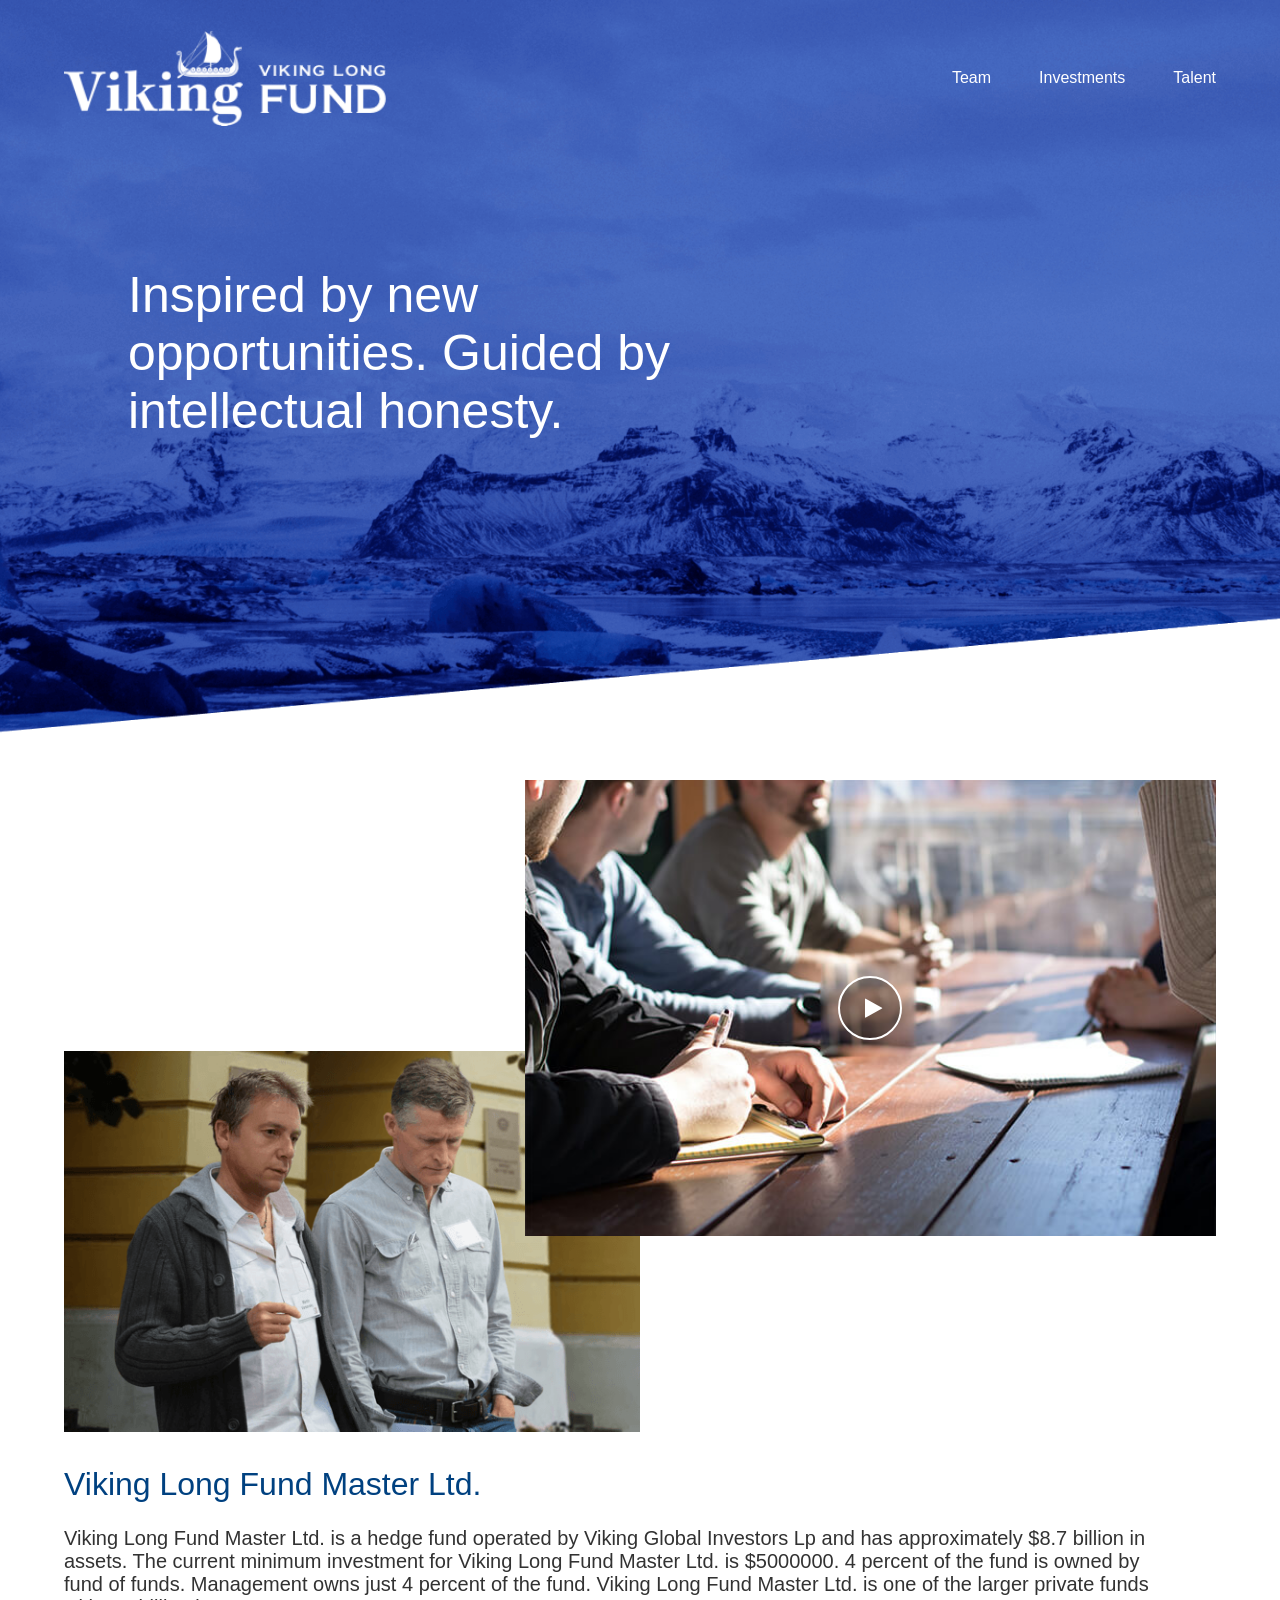
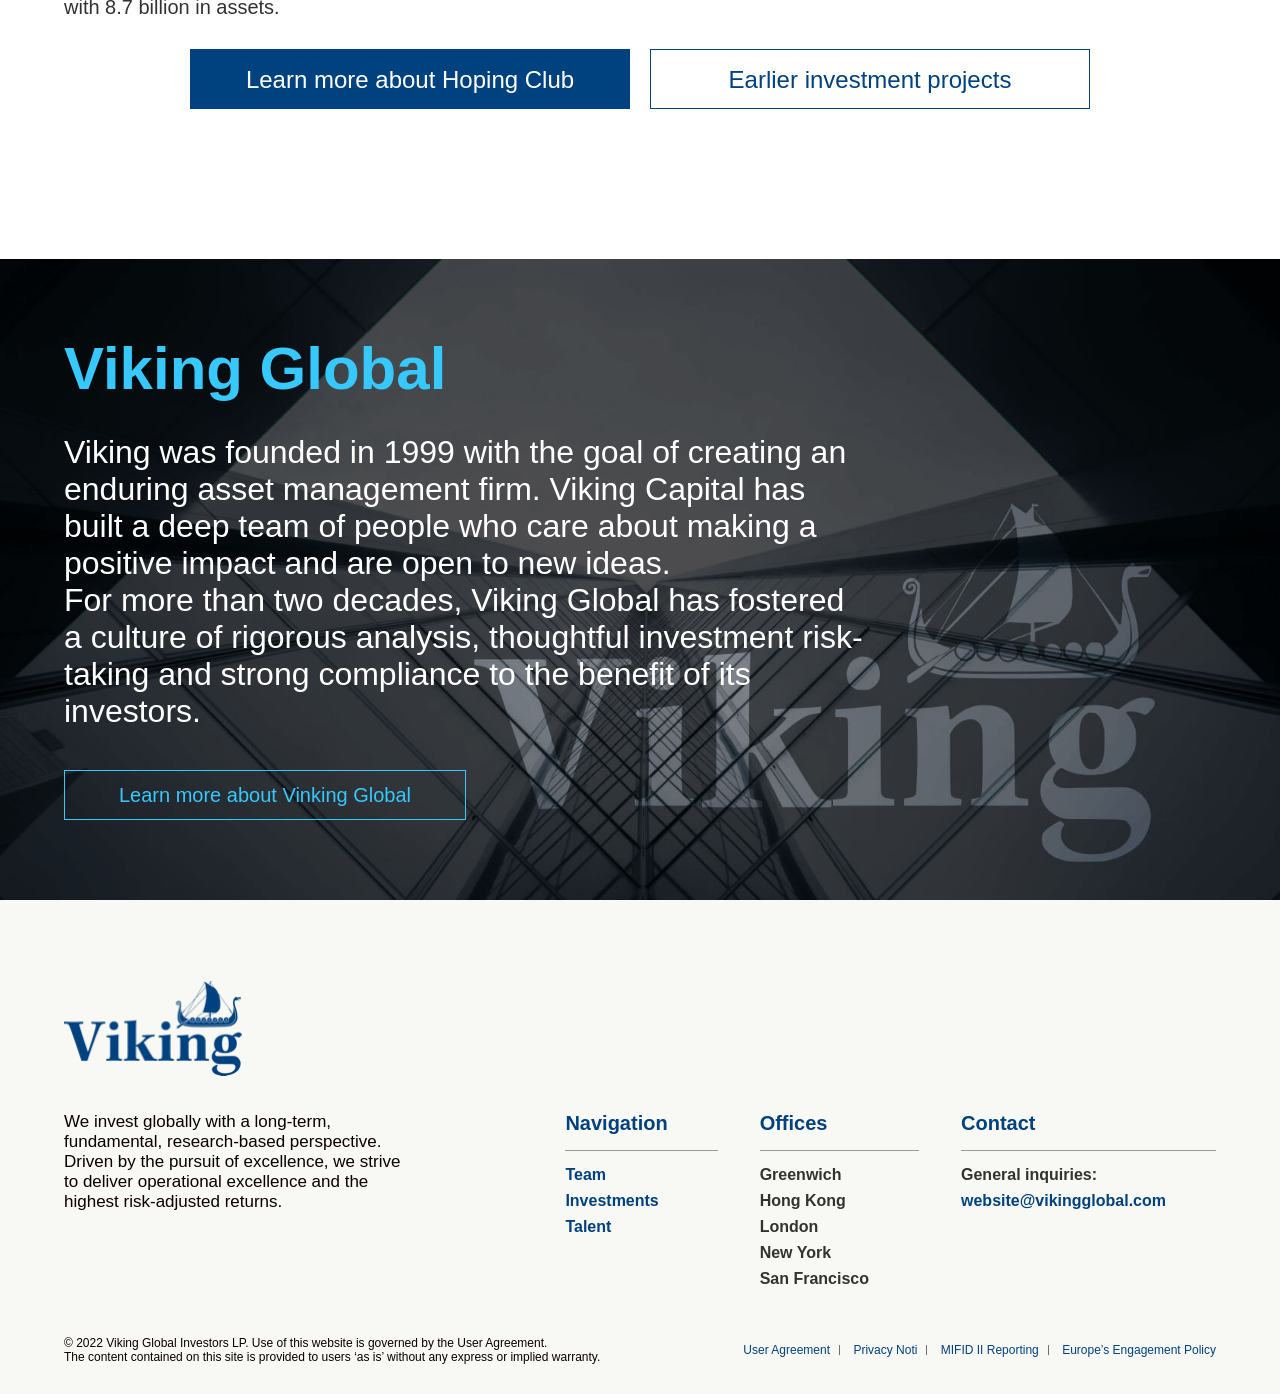
<file: index.html>
<!DOCTYPE html>
<html lang="en">

<head>
  <meta charset="UTF-8">
  <meta name="viewport" content="width=device-width,initial-scale=1">
  <title>Document</title>
<link href="/src/css/common.css" rel="stylesheet"><link href="/src/css/index.css" rel="stylesheet"></head>

<body>
  <!-- 引入公共页头 -->
  <header> <div class="head-container max-center"> <a href="/" class="logo"> <img src="/public/imgs/logo.png" alt=""> </a> <nav class="nav-list"> <a href="team.html" class="nav-item">Team</a> <a href="investments.html" class="nav-item">Investments</a> <a href="talent.html" class="nav-item">Talent</a> </nav> </div> </header>
    <section class="banner-container" id="banner">
      <div class="text">
        Inspired by new<br>
        opportunities. Guided by<br>
        intellectual honesty.
      </div>
      <img src="/public/imgs/banner-home.png" alt="">
    </section>
    <section class="about-container">
      <div class="about-center max-center">
        <div class="right-video wow fadeInRight">
          <div class="video">
            <video src="/public/imgs/video.ogv" id="video" loop poster="/public/imgs/video.jpg" data-status=""></video>
            <div class="play video-play">
              <i class="play-btn show fa fa-play" aria-hidden="true"></i>
              <i class="pause-btn fa fa-pause" aria-hidden="true"></i>
            </div>
            
          </div>
          <div class="img">
            <img src="/public/imgs/video-img.png" alt="">
          </div>
        </div>
        <div class="left-text wow fadeInLeft">
          <div class="title">Viking Long Fund Master Ltd.</div>
          <div class="note">
            Viking Long Fund Master Ltd. is a hedge fund operated by Viking Global Investors Lp and has approximately $8.7 billion in assets. The current minimum investment for Viking Long Fund Master Ltd. is $5000000. 4 percent of the fund is owned by fund of funds. Management owns just 4 percent of the fund. Viking Long Fund Master Ltd. is one of the larger private funds with 8.7 billion in assets.
          </div>
          <!-- <a href="" class="link">FILING  AGREEMENT</a> -->
        </div>
      </div>
      <div class="btns">
        <a href="" class="btn wow fadeInLeft on">Learn more about Hoping Club</a>
        <a href="" class="btn wow fadeInRight">Earlier investment projects</a>
      </div>
    </section>
    <section class="global-container" style="background-image: url(/public/imgs/global-banner.jpg);">
      <div class="center-layout max-center">
        <div class="title wow fadeInUp">Viking Global</div>
        <div class="note wow fadeInUp">
          <p>
            Viking was founded in 1999 with the goal of creating an enduring asset management firm. Viking Capital has built a deep team of people who care about making a positive impact and are open to new ideas.
          </p>
          <p>
            For more than two decades, Viking Global has fostered a culture of rigorous analysis, thoughtful investment risk-taking and strong compliance to the benefit of its investors.
          </p>
        </div>
        <a href="" class="link wow fadeInUp text-hover border-hover">Learn more about Vinking Global</a>
      </div>
    </section>
    <!-- 引入公共页尾 -->
    <footer> <div class="center-layout max-center"> <a href="" class="logo"> <img src="/public/imgs/foot-logo.png" alt=""> </a> <div class="top-foot"> <div class="company"> We invest globally with a long-term, fundamental, research-based perspective. Driven by the pursuit of excellence, we strive to deliver operational excellence and the highest risk-adjusted returns. </div> <ul class="nav-list"> <li class="nav-item"> <dl class="nav-sublist"> <dt class="nav-title">Navigation</dt> <dd class="nav-subitem"> <a href="">Team</a> </dd> <dd class="nav-subitem"> <a href="">Investments</a> </dd> <dd class="nav-subitem"> <a href="">Talent</a> </dd> </dl> </li> <li class="nav-item"> <dl class="nav-sublist"> <dt class="nav-title">Offices</dt> <dd class="nav-subitem"> Greenwich </dd> <dd class="nav-subitem"> Hong Kong </dd> <dd class="nav-subitem"> London </dd> <dd class="nav-subitem"> New York </dd> <dd class="nav-subitem"> San Francisco </dd> </dl> </li> <li class="nav-item"> <dl class="nav-sublist"> <dt class="nav-title">Contact</dt> <dd class="nav-subitem"> General inquiries: </dd> <dd class="nav-subitem"> <a href="">website@vikingglobal.com</a> </dd> </dl> </li> </ul> </div> <div class="bottom-foot"> <div class="left-copyright"> <p> © 2022 Viking Global Investors LP. Use of this website is governed by the User Agreement. </p> <p> The content contained on this site is provided to users ‘as is’ without any express or implied warranty. </p> </div> <div class="right-link"> <a href="">User Agreement</a> <a href="">Privacy Noti</a> <a href="">MIFID II Reporting</a> <a href="">Europe’s Engagement Policy</a> </div> </div> </div> </footer>
<script src="/src/js/styles~index~investments~talent~team.js"></script><script src="/src/js/vendors~index~investments~talent~team.js"></script><script src="/src/js/index.js"></script></body>

</html>
</file>
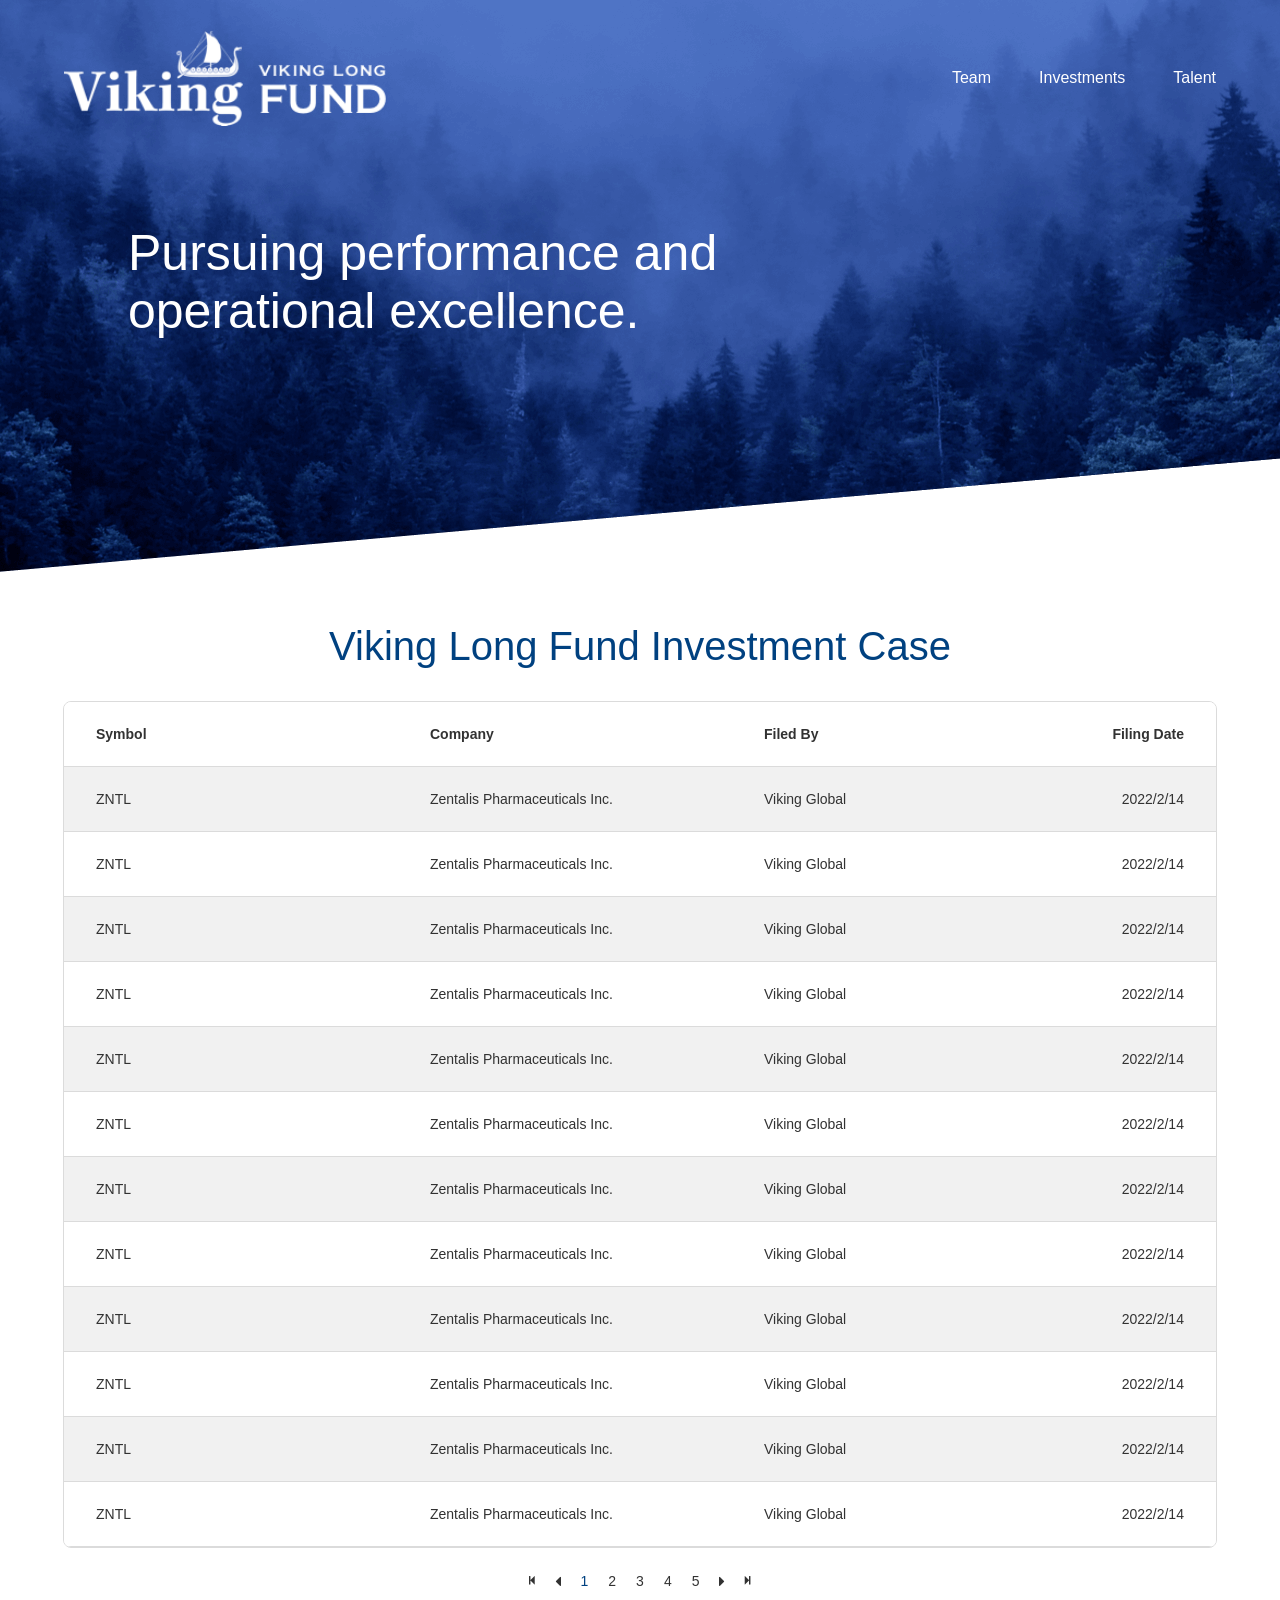
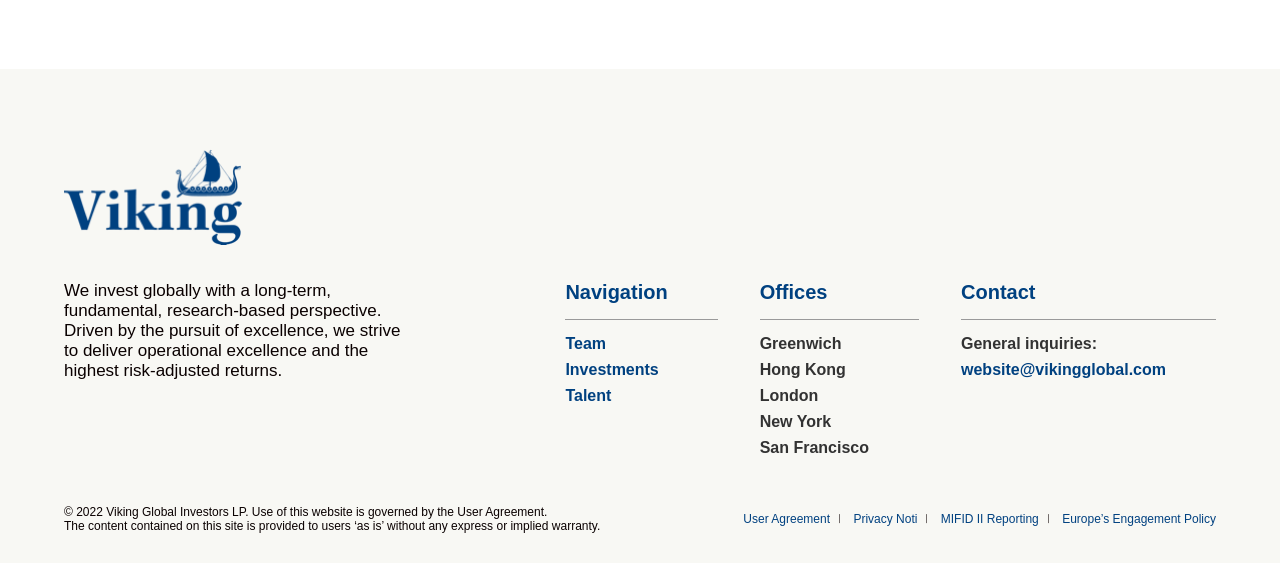
<file: investments.html>
<!DOCTYPE html>
<html lang="en">

<head>
  <meta charset="UTF-8">
  <meta name="viewport" content="width=device-width,initial-scale=1">
  <title>Document</title>
<link href="/src/css/common.css" rel="stylesheet"><link href="/src/css/investments.css" rel="stylesheet"></head>

<body>
  <!-- 引入公共页头 -->
  <header> <div class="head-container max-center"> <a href="/" class="logo"> <img src="/public/imgs/logo.png" alt=""> </a> <nav class="nav-list"> <a href="team.html" class="nav-item">Team</a> <a href="investments.html" class="nav-item">Investments</a> <a href="talent.html" class="nav-item">Talent</a> </nav> </div> </header>
    <section class="banner-container" id="banner">
      <div class="text">
        Pursuing performance and<br>
        operational excellence.
      </div>
      <img src="/public/imgs/banner-investments.png" alt="">
    </section>
    <section class="investments-container">
      <div class="title">Viking Long Fund Investment Case</div>
      <ul class="investments-list max-center">
        <li class="investments-item">
          <div class="th">Symbol</div>
          <div class="th">Company</div>
          <div class="th">Filed By</div>
          <div class="th">Filing Date</div>
        </li>
        <li class="investments-item">
          <div class="td">ZNTL</div>
          <div class="td">Zentalis Pharmaceuticals Inc.</div>
          <div class="td">Viking Global</div>
          <div class="td">2022/2/14</div>
        </li>
        <li class="investments-item">
          <div class="td">ZNTL</div>
          <div class="td">Zentalis Pharmaceuticals Inc.</div>
          <div class="td">Viking Global</div>
          <div class="td">2022/2/14</div>
        </li>
        <li class="investments-item">
          <div class="td">ZNTL</div>
          <div class="td">Zentalis Pharmaceuticals Inc.</div>
          <div class="td">Viking Global</div>
          <div class="td">2022/2/14</div>
        </li>
        <li class="investments-item">
          <div class="td">ZNTL</div>
          <div class="td">Zentalis Pharmaceuticals Inc.</div>
          <div class="td">Viking Global</div>
          <div class="td">2022/2/14</div>
        </li>
        <li class="investments-item">
          <div class="td">ZNTL</div>
          <div class="td">Zentalis Pharmaceuticals Inc.</div>
          <div class="td">Viking Global</div>
          <div class="td">2022/2/14</div>
        </li>
        <li class="investments-item">
          <div class="td">ZNTL</div>
          <div class="td">Zentalis Pharmaceuticals Inc.</div>
          <div class="td">Viking Global</div>
          <div class="td">2022/2/14</div>
        </li>
        <li class="investments-item">
          <div class="td">ZNTL</div>
          <div class="td">Zentalis Pharmaceuticals Inc.</div>
          <div class="td">Viking Global</div>
          <div class="td">2022/2/14</div>
        </li>
        <li class="investments-item">
          <div class="td">ZNTL</div>
          <div class="td">Zentalis Pharmaceuticals Inc.</div>
          <div class="td">Viking Global</div>
          <div class="td">2022/2/14</div>
        </li>
        <li class="investments-item">
          <div class="td">ZNTL</div>
          <div class="td">Zentalis Pharmaceuticals Inc.</div>
          <div class="td">Viking Global</div>
          <div class="td">2022/2/14</div>
        </li>
        <li class="investments-item">
          <div class="td">ZNTL</div>
          <div class="td">Zentalis Pharmaceuticals Inc.</div>
          <div class="td">Viking Global</div>
          <div class="td">2022/2/14</div>
        </li>
        <li class="investments-item">
          <div class="td">ZNTL</div>
          <div class="td">Zentalis Pharmaceuticals Inc.</div>
          <div class="td">Viking Global</div>
          <div class="td">2022/2/14</div>
        </li>
        <li class="investments-item">
          <div class="td">ZNTL</div>
          <div class="td">Zentalis Pharmaceuticals Inc.</div>
          <div class="td">Viking Global</div>
          <div class="td">2022/2/14</div>
        </li>
      </ul>
      <div class="pagination">
        <a href="" class="pagination-home">
          <i class="fa fa-step-backward" aria-hidden="true"></i>
        </a>
        <a href="" class="pagination-prev">
          <i class="fa fa-caret-left" aria-hidden="true"></i>
        </a>
        <a class="page-num page-num-current" href="">1</a>
        <a class="page-num" href="">2</a>
        <a class="page-num" href="">3</a>
        <a class="page-num" href="">4</a>
        <a class="page-num" href="">5</a>
        <a href="" class="pagination-next">
          <i class="fa fa-caret-right" aria-hidden="true"></i>
        </a>
        <a href="" class="pagination-last">
          <i class="fa fa-step-forward" aria-hidden="true"></i>
        </a>
      </div>
    </section>
    <!-- 引入公共页尾 -->
    <footer> <div class="center-layout max-center"> <a href="" class="logo"> <img src="/public/imgs/foot-logo.png" alt=""> </a> <div class="top-foot"> <div class="company"> We invest globally with a long-term, fundamental, research-based perspective. Driven by the pursuit of excellence, we strive to deliver operational excellence and the highest risk-adjusted returns. </div> <ul class="nav-list"> <li class="nav-item"> <dl class="nav-sublist"> <dt class="nav-title">Navigation</dt> <dd class="nav-subitem"> <a href="">Team</a> </dd> <dd class="nav-subitem"> <a href="">Investments</a> </dd> <dd class="nav-subitem"> <a href="">Talent</a> </dd> </dl> </li> <li class="nav-item"> <dl class="nav-sublist"> <dt class="nav-title">Offices</dt> <dd class="nav-subitem"> Greenwich </dd> <dd class="nav-subitem"> Hong Kong </dd> <dd class="nav-subitem"> London </dd> <dd class="nav-subitem"> New York </dd> <dd class="nav-subitem"> San Francisco </dd> </dl> </li> <li class="nav-item"> <dl class="nav-sublist"> <dt class="nav-title">Contact</dt> <dd class="nav-subitem"> General inquiries: </dd> <dd class="nav-subitem"> <a href="">website@vikingglobal.com</a> </dd> </dl> </li> </ul> </div> <div class="bottom-foot"> <div class="left-copyright"> <p> © 2022 Viking Global Investors LP. Use of this website is governed by the User Agreement. </p> <p> The content contained on this site is provided to users ‘as is’ without any express or implied warranty. </p> </div> <div class="right-link"> <a href="">User Agreement</a> <a href="">Privacy Noti</a> <a href="">MIFID II Reporting</a> <a href="">Europe’s Engagement Policy</a> </div> </div> </div> </footer>
<script src="/src/js/styles~index~investments~talent~team.js"></script><script src="/src/js/vendors~index~investments~talent~team.js"></script><script src="/src/js/investments.js"></script></body>

</html>
</file>
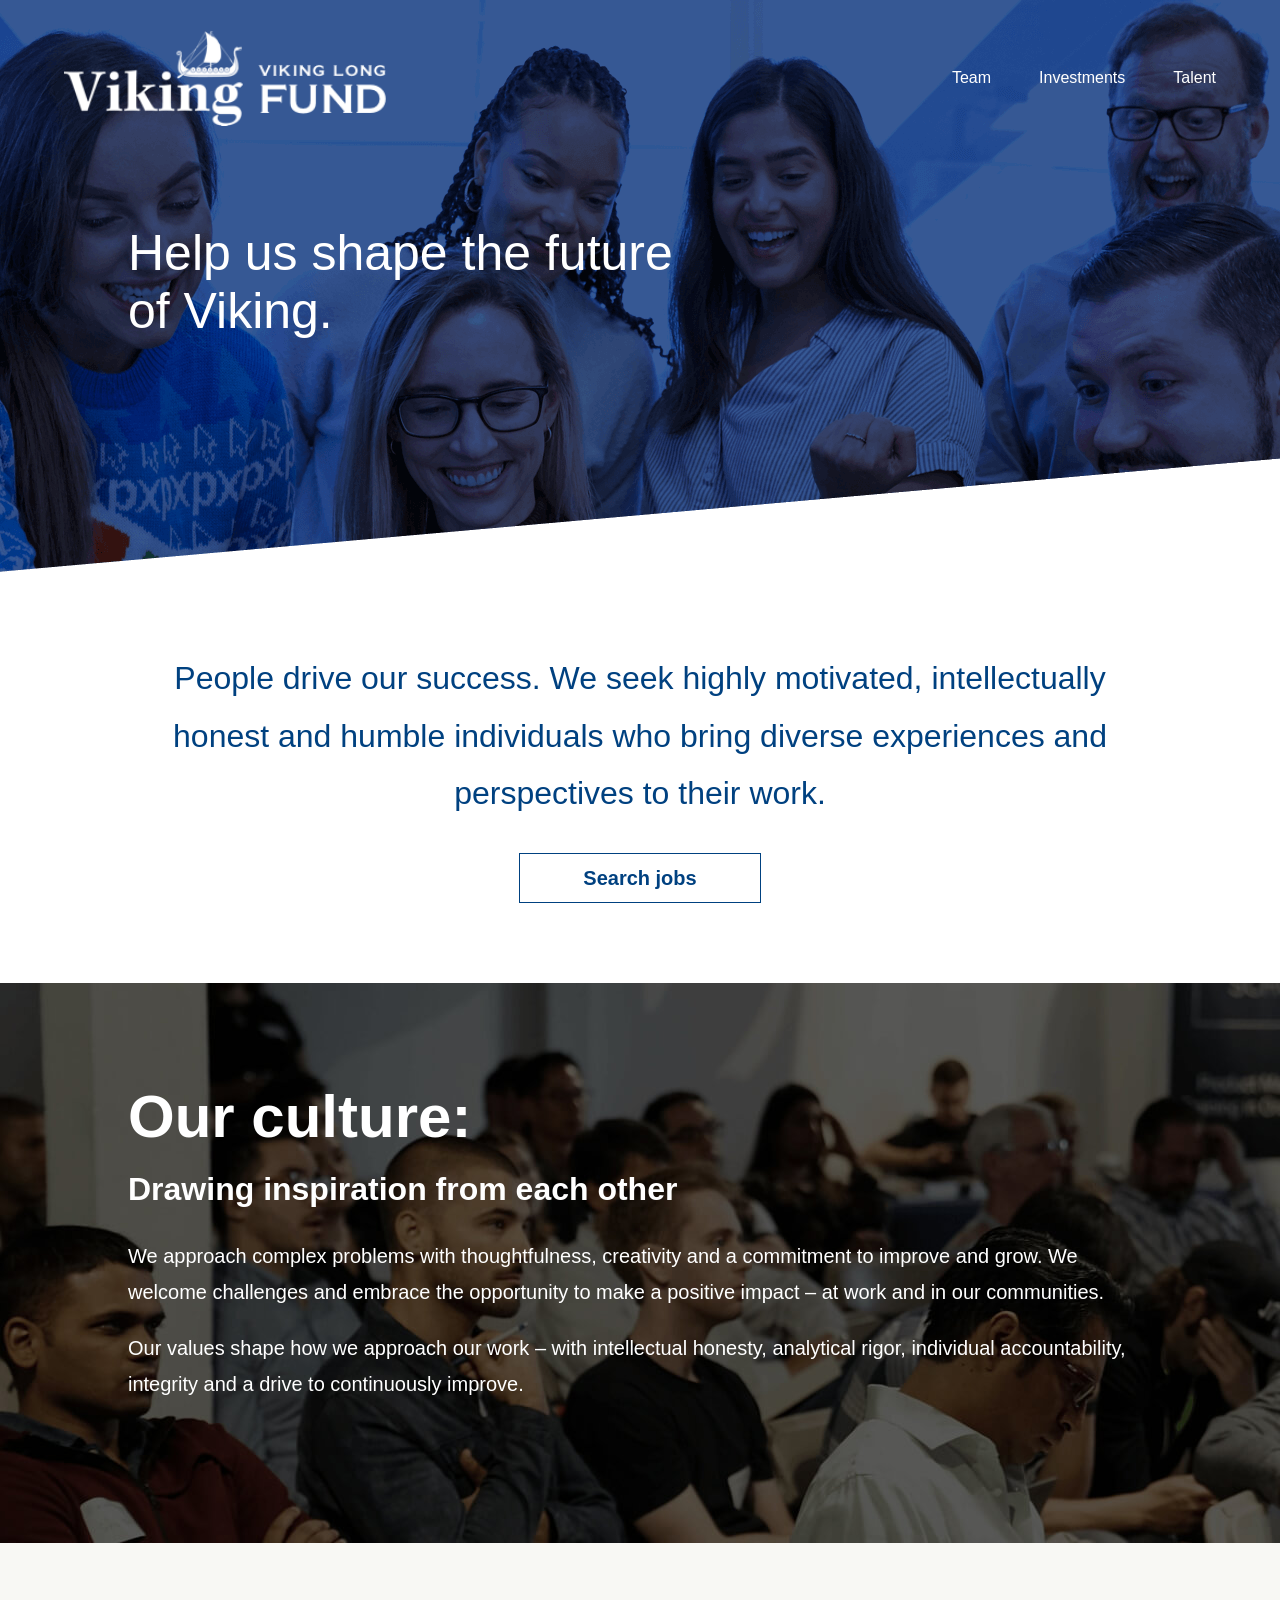
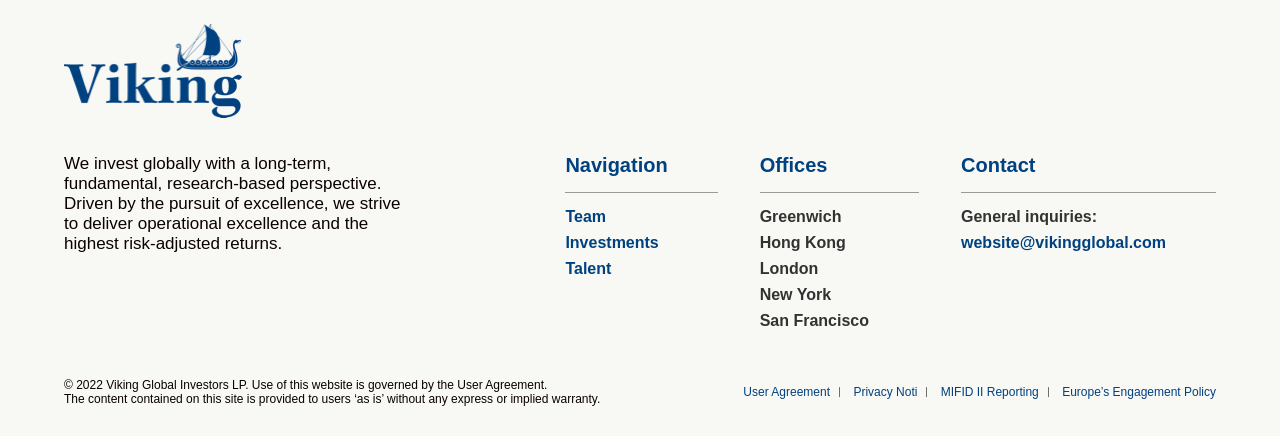
<file: talent.html>
<!DOCTYPE html>
<html lang="en">

<head>
  <meta charset="UTF-8">
  <meta name="viewport" content="width=device-width,initial-scale=1">
  <title>Document</title>
<link href="/src/css/common.css" rel="stylesheet"><link href="/src/css/talent.css" rel="stylesheet"></head>

<body>
  <!-- 引入公共页头 -->
  <header> <div class="head-container max-center"> <a href="/" class="logo"> <img src="/public/imgs/logo.png" alt=""> </a> <nav class="nav-list"> <a href="team.html" class="nav-item">Team</a> <a href="investments.html" class="nav-item">Investments</a> <a href="talent.html" class="nav-item">Talent</a> </nav> </div> </header>
    <section class="banner-container" id="banner">
      <div class="text">
        Help us shape the future<br>
        of Viking.
      </div>
      <img src="/public/imgs/banner-talent.png" alt="">
    </section>
    <section class="info-container">
      <div class="content min-center">
        People drive our success. We seek highly motivated, intellectually
        honest and humble individuals who bring diverse experiences
        and perspectives to their work.
      </div>
      <a href="" class="link">Search jobs</a>
    </section>
    <section class="culture-container" style="background-image: url(/public/imgs/culture-banner.jpg);">
      <div class="min-center text">
        <div class="title">Our culture: </div>
        <div class="desc">Drawing inspiration from each other</div>
        <div class="note">
          <p>
            We approach complex problems with thoughtfulness, creativity and a commitment to improve and grow. We
            welcome challenges and embrace the opportunity to make a positive impact – at work and in our communities.
          </p>
          <p>
            Our values shape how we approach our work – with intellectual honesty, analytical rigor, individual
            accountability, integrity and a drive to continuously improve.
          </p>
        </div>
      </div>
    </section>
    <!-- 引入公共页尾 -->
    <footer> <div class="center-layout max-center"> <a href="" class="logo"> <img src="/public/imgs/foot-logo.png" alt=""> </a> <div class="top-foot"> <div class="company"> We invest globally with a long-term, fundamental, research-based perspective. Driven by the pursuit of excellence, we strive to deliver operational excellence and the highest risk-adjusted returns. </div> <ul class="nav-list"> <li class="nav-item"> <dl class="nav-sublist"> <dt class="nav-title">Navigation</dt> <dd class="nav-subitem"> <a href="">Team</a> </dd> <dd class="nav-subitem"> <a href="">Investments</a> </dd> <dd class="nav-subitem"> <a href="">Talent</a> </dd> </dl> </li> <li class="nav-item"> <dl class="nav-sublist"> <dt class="nav-title">Offices</dt> <dd class="nav-subitem"> Greenwich </dd> <dd class="nav-subitem"> Hong Kong </dd> <dd class="nav-subitem"> London </dd> <dd class="nav-subitem"> New York </dd> <dd class="nav-subitem"> San Francisco </dd> </dl> </li> <li class="nav-item"> <dl class="nav-sublist"> <dt class="nav-title">Contact</dt> <dd class="nav-subitem"> General inquiries: </dd> <dd class="nav-subitem"> <a href="">website@vikingglobal.com</a> </dd> </dl> </li> </ul> </div> <div class="bottom-foot"> <div class="left-copyright"> <p> © 2022 Viking Global Investors LP. Use of this website is governed by the User Agreement. </p> <p> The content contained on this site is provided to users ‘as is’ without any express or implied warranty. </p> </div> <div class="right-link"> <a href="">User Agreement</a> <a href="">Privacy Noti</a> <a href="">MIFID II Reporting</a> <a href="">Europe’s Engagement Policy</a> </div> </div> </div> </footer>
<script src="/src/js/styles~index~investments~talent~team.js"></script><script src="/src/js/vendors~index~investments~talent~team.js"></script><script src="/src/js/talent.js"></script></body>

</html>
</file>
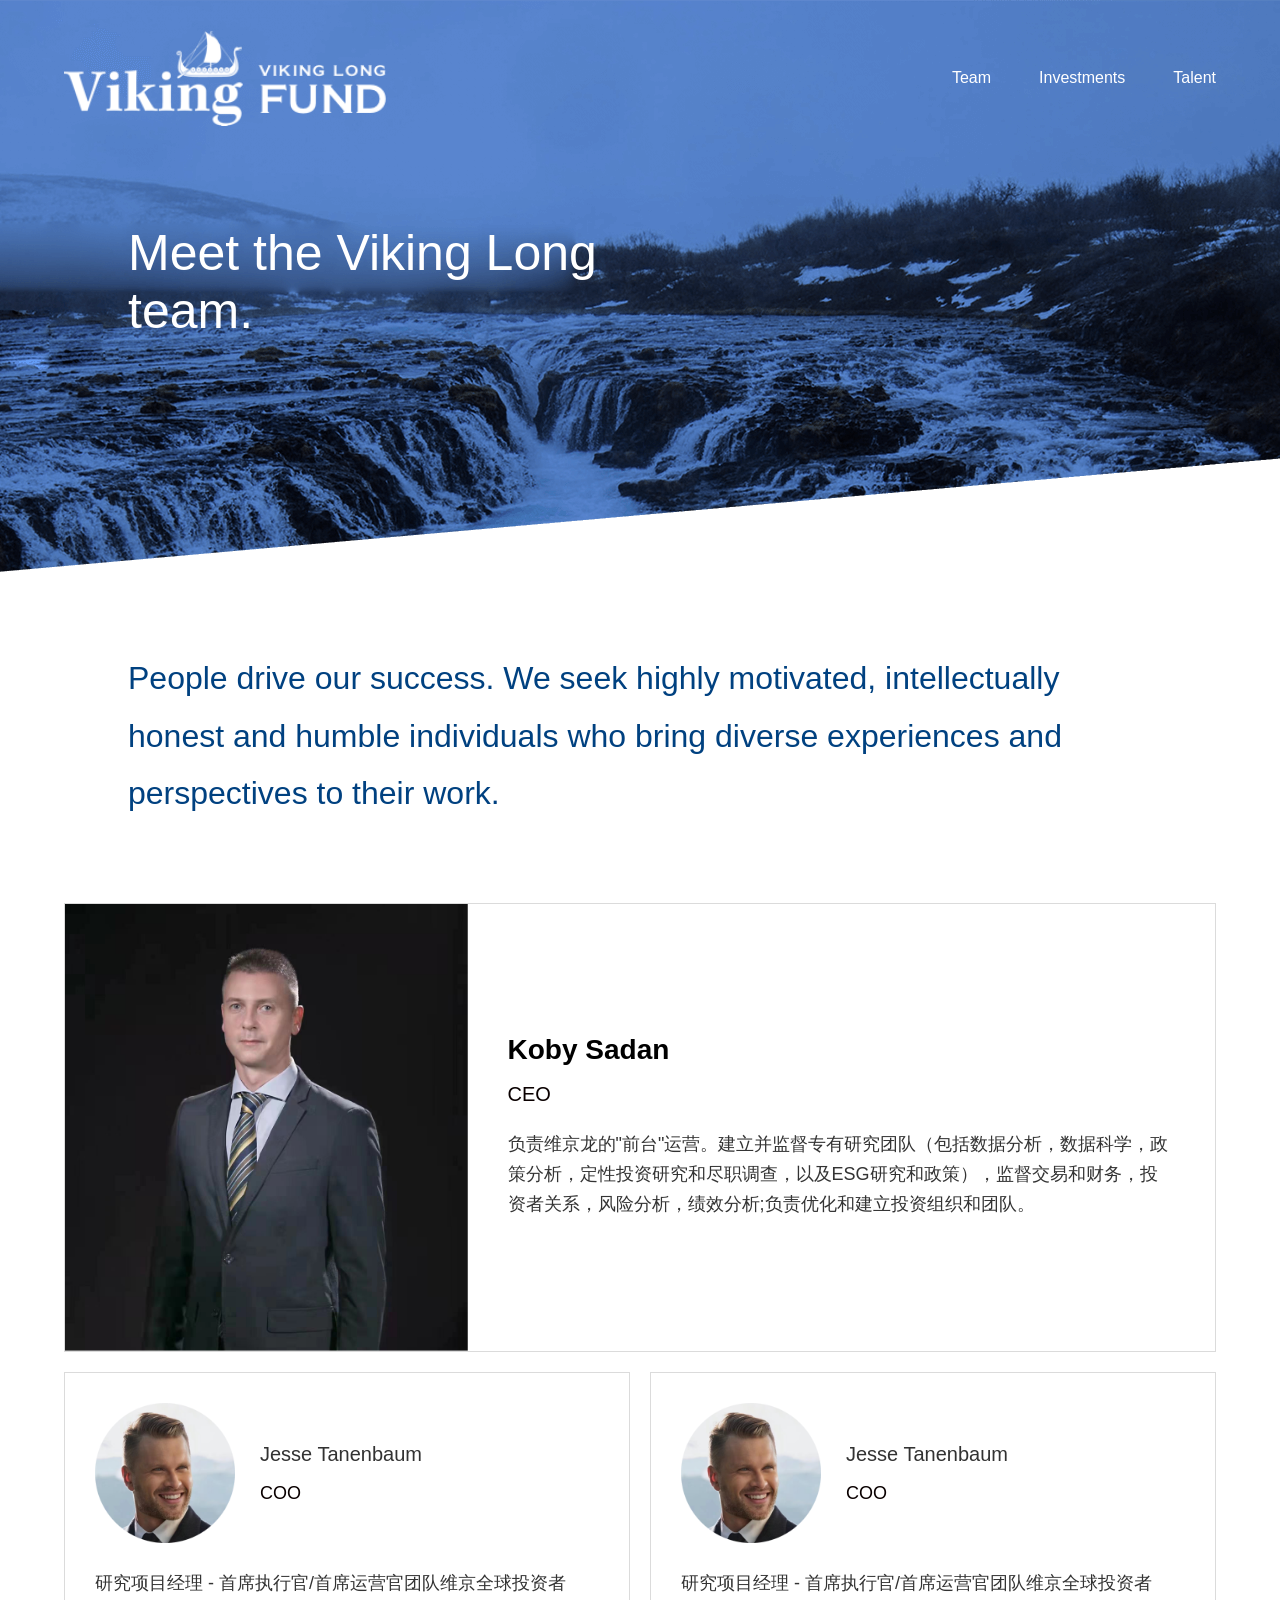
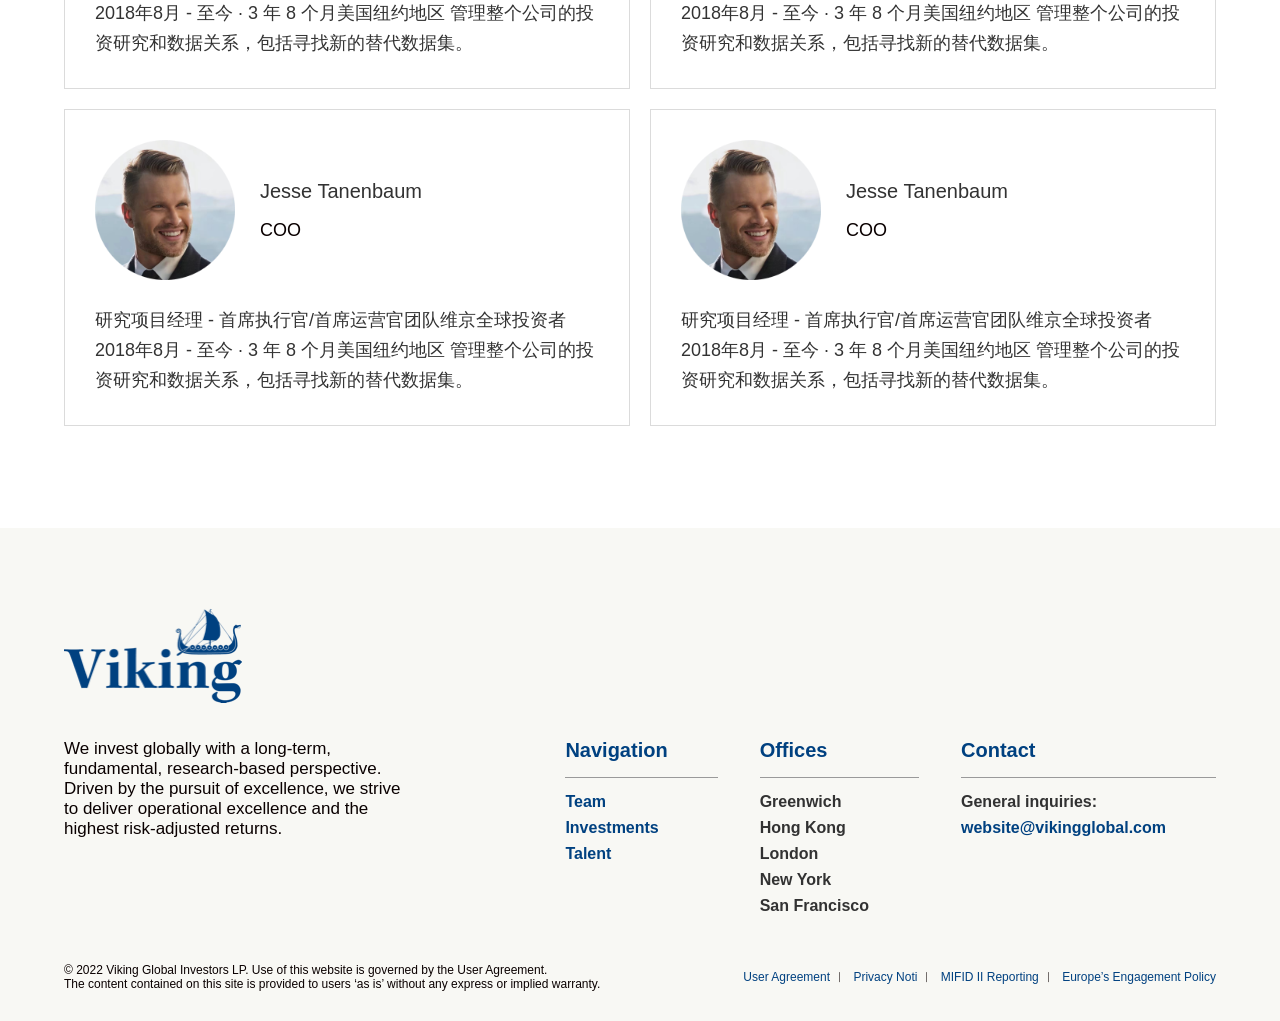
<file: team.html>
<!DOCTYPE html>
<html lang="en">

<head>
  <meta charset="UTF-8">
  <meta name="viewport" content="width=device-width,initial-scale=1">
  <title>Document</title>
<link href="/src/css/common.css" rel="stylesheet"><link href="/src/css/team.css" rel="stylesheet"></head>

<body>
  <!-- 引入公共页头 -->
  <header> <div class="head-container max-center"> <a href="/" class="logo"> <img src="/public/imgs/logo.png" alt=""> </a> <nav class="nav-list"> <a href="team.html" class="nav-item">Team</a> <a href="investments.html" class="nav-item">Investments</a> <a href="talent.html" class="nav-item">Talent</a> </nav> </div> </header>
    <section class="banner-container" id="banner">
      <div class="text">
        Meet the Viking Long<br>
        team.
      </div>
      <img src="/public/imgs/banner-team.png" alt="">
    </section>
    <section class="info-container">
      <div class="content min-center wow fadeInUp">
        People drive our success. We seek highly motivated, intellectually
        honest and humble individuals who bring diverse experiences
        and perspectives to their work.
      </div>
    </section>
    <section class="team-container max-center">
      <ul class="team-list">
        <li class="team-item-head wow fadeInUp">
          <div class="left-img">
            <img src="/public/imgs/people1.png" alt="Koby Sadan">
          </div>
          <div class="right-text">
            <div class="title">Koby Sadan</div>
            <div class="position">CEO</div>
            <div class="desc">
              负责维京龙的"前台"运营。建立并监督专有研究团队（包括数据分析，数据科学，政策分析，定性投资研究和尽职调查，以及ESG研究和政策），监督交易和财务，投资者关系，风险分析，绩效分析;负责优化和建立投资组织和团队。
            </div>
          </div>
        </li>
        <li class="team-item">
          <div class="title-module">
            <div class="img">
              <img src="/public/imgs/people2.png" alt="">
            </div>
            <div class="text">
              <div class="title">Jesse Tanenbaum</div>
              <div class="position">COO</div>
            </div>
          </div>
          <div class="desc">
            研究项目经理 - 首席执行官/首席运营官团队维京全球投资者2018年8月 - 至今 · 3 年 8 个月美国纽约地区
            管理整个公司的投资研究和数据关系，包括寻找新的替代数据集。
          </div>
        </li>
        <li class="team-item">
          <div class="title-module">
            <div class="img">
              <img src="/public/imgs/people2.png" alt="">
            </div>
            <div class="text">
              <div class="title">Jesse Tanenbaum</div>
              <div class="position">COO</div>
            </div>
          </div>
          <div class="desc">
            研究项目经理 - 首席执行官/首席运营官团队维京全球投资者2018年8月 - 至今 · 3 年 8 个月美国纽约地区
            管理整个公司的投资研究和数据关系，包括寻找新的替代数据集。
          </div>
        </li>
        <li class="team-item">
          <div class="title-module">
            <div class="img">
              <img src="/public/imgs/people2.png" alt="">
            </div>
            <div class="text">
              <div class="title">Jesse Tanenbaum</div>
              <div class="position">COO</div>
            </div>
          </div>
          <div class="desc">
            研究项目经理 - 首席执行官/首席运营官团队维京全球投资者2018年8月 - 至今 · 3 年 8 个月美国纽约地区
            管理整个公司的投资研究和数据关系，包括寻找新的替代数据集。
          </div>
        </li>
        <li class="team-item">
          <div class="title-module">
            <div class="img">
              <img src="/public/imgs/people2.png" alt="">
            </div>
            <div class="text">
              <div class="title">Jesse Tanenbaum</div>
              <div class="position">COO</div>
            </div>
          </div>
          <div class="desc">
            研究项目经理 - 首席执行官/首席运营官团队维京全球投资者2018年8月 - 至今 · 3 年 8 个月美国纽约地区
            管理整个公司的投资研究和数据关系，包括寻找新的替代数据集。
          </div>
        </li>
      </ul>
    </section>
    <!-- 引入公共页尾 -->
    <footer> <div class="center-layout max-center"> <a href="" class="logo"> <img src="/public/imgs/foot-logo.png" alt=""> </a> <div class="top-foot"> <div class="company"> We invest globally with a long-term, fundamental, research-based perspective. Driven by the pursuit of excellence, we strive to deliver operational excellence and the highest risk-adjusted returns. </div> <ul class="nav-list"> <li class="nav-item"> <dl class="nav-sublist"> <dt class="nav-title">Navigation</dt> <dd class="nav-subitem"> <a href="">Team</a> </dd> <dd class="nav-subitem"> <a href="">Investments</a> </dd> <dd class="nav-subitem"> <a href="">Talent</a> </dd> </dl> </li> <li class="nav-item"> <dl class="nav-sublist"> <dt class="nav-title">Offices</dt> <dd class="nav-subitem"> Greenwich </dd> <dd class="nav-subitem"> Hong Kong </dd> <dd class="nav-subitem"> London </dd> <dd class="nav-subitem"> New York </dd> <dd class="nav-subitem"> San Francisco </dd> </dl> </li> <li class="nav-item"> <dl class="nav-sublist"> <dt class="nav-title">Contact</dt> <dd class="nav-subitem"> General inquiries: </dd> <dd class="nav-subitem"> <a href="">website@vikingglobal.com</a> </dd> </dl> </li> </ul> </div> <div class="bottom-foot"> <div class="left-copyright"> <p> © 2022 Viking Global Investors LP. Use of this website is governed by the User Agreement. </p> <p> The content contained on this site is provided to users ‘as is’ without any express or implied warranty. </p> </div> <div class="right-link"> <a href="">User Agreement</a> <a href="">Privacy Noti</a> <a href="">MIFID II Reporting</a> <a href="">Europe’s Engagement Policy</a> </div> </div> </div> </footer>
<script src="/src/js/styles~index~investments~talent~team.js"></script><script src="/src/js/vendors~index~investments~talent~team.js"></script><script src="/src/js/team.js"></script></body>

</html>
</file>
<file: src/css/common.css>
abbr,address,article,aside,audio,b,blockquote,body,canvas,caption,cite,code,dd,del,details,dfn,div,dl,dt,em,fieldset,figcaption,figure,footer,form,h1,h2,h3,h4,h5,h6,header,hgroup,html,i,iframe,img,ins,kbd,label,legend,li,mark,menu,nav,object,ol,p,pre,q,samp,section,small,span,strong,sub,summary,sup,table,tbody,td,tfoot,th,thead,time,tr,ul,var,video{margin:0;padding:0;border:0;outline:0;font-size:100%;vertical-align:baseline;background:rgba(0,0,0,0)}em,h1,h2,h3,h4,h5,h6,i{font-weight:100;font-style:normal}li,ol,ul{list-style-type:none}a{color:#323232;outline:0}a,a:hover{text-decoration:none}.clearF:after{content:"";display:block;clear:both}body{font-family:PingFang SC,Arial,Microsoft YaHei,sans-serif;color:#323232}img{max-width:100%}
/*!
Animate.css - http://daneden.me/animate
Licensed under the MIT license

Copyright (c) 2013 Daniel Eden

Permission is hereby granted, free of charge, to any person obtaining a copy of this software and associated documentation files (the "Software"), to deal in the Software without restriction, including without limitation the rights to use, copy, modify, merge, publish, distribute, sublicense, and/or sell copies of the Software, and to permit persons to whom the Software is furnished to do so, subject to the following conditions:

The above copyright notice and this permission notice shall be included in all copies or substantial portions of the Software.

THE SOFTWARE IS PROVIDED "AS IS", WITHOUT WARRANTY OF ANY KIND, EXPRESS OR IMPLIED, INCLUDING BUT NOT LIMITED TO THE WARRANTIES OF MERCHANTABILITY, FITNESS FOR A PARTICULAR PURPOSE AND NONINFRINGEMENT. IN NO EVENT SHALL THE AUTHORS OR COPYRIGHT HOLDERS BE LIABLE FOR ANY CLAIM, DAMAGES OR OTHER LIABILITY, WHETHER IN AN ACTION OF CONTRACT, TORT OR OTHERWISE, ARISING FROM, OUT OF OR IN CONNECTION WITH THE SOFTWARE OR THE USE OR OTHER DEALINGS IN THE SOFTWARE.
*/.animated{-webkit-animation-duration:1s;animation-duration:1s;-webkit-animation-fill-mode:both;animation-fill-mode:both}.animated.hinge{-webkit-animation-duration:2s;animation-duration:2s}@-webkit-keyframes bounce{0%,20%,50%,80%,to{-webkit-transform:translateY(0);transform:translateY(0)}40%{-webkit-transform:translateY(-30px);transform:translateY(-30px)}60%{-webkit-transform:translateY(-15px);transform:translateY(-15px)}}@keyframes bounce{0%,20%,50%,80%,to{-webkit-transform:translateY(0);-ms-transform:translateY(0);transform:translateY(0)}40%{-webkit-transform:translateY(-30px);-ms-transform:translateY(-30px);transform:translateY(-30px)}60%{-webkit-transform:translateY(-15px);-ms-transform:translateY(-15px);transform:translateY(-15px)}}.bounce{-webkit-animation-name:bounce;animation-name:bounce}@-webkit-keyframes flash{0%,50%,to{opacity:1}25%,75%{opacity:0}}@keyframes flash{0%,50%,to{opacity:1}25%,75%{opacity:0}}.flash{-webkit-animation-name:flash;animation-name:flash}@-webkit-keyframes pulse{0%{-webkit-transform:scale(1);transform:scale(1)}50%{-webkit-transform:scale(1.1);transform:scale(1.1)}to{-webkit-transform:scale(1);transform:scale(1)}}@keyframes pulse{0%{-webkit-transform:scale(1);-ms-transform:scale(1);transform:scale(1)}50%{-webkit-transform:scale(1.1);-ms-transform:scale(1.1);transform:scale(1.1)}to{-webkit-transform:scale(1);-ms-transform:scale(1);transform:scale(1)}}.pulse{-webkit-animation-name:pulse;animation-name:pulse}@-webkit-keyframes shake{0%,to{-webkit-transform:translateX(0);transform:translateX(0)}10%,30%,50%,70%,90%{-webkit-transform:translateX(-10px);transform:translateX(-10px)}20%,40%,60%,80%{-webkit-transform:translateX(10px);transform:translateX(10px)}}@keyframes shake{0%,to{-webkit-transform:translateX(0);-ms-transform:translateX(0);transform:translateX(0)}10%,30%,50%,70%,90%{-webkit-transform:translateX(-10px);-ms-transform:translateX(-10px);transform:translateX(-10px)}20%,40%,60%,80%{-webkit-transform:translateX(10px);-ms-transform:translateX(10px);transform:translateX(10px)}}.shake{-webkit-animation-name:shake;animation-name:shake}@-webkit-keyframes swing{20%{-webkit-transform:rotate(15deg);transform:rotate(15deg)}40%{-webkit-transform:rotate(-10deg);transform:rotate(-10deg)}60%{-webkit-transform:rotate(5deg);transform:rotate(5deg)}80%{-webkit-transform:rotate(-5deg);transform:rotate(-5deg)}to{-webkit-transform:rotate(0deg);transform:rotate(0deg)}}@keyframes swing{20%{-webkit-transform:rotate(15deg);-ms-transform:rotate(15deg);transform:rotate(15deg)}40%{-webkit-transform:rotate(-10deg);-ms-transform:rotate(-10deg);transform:rotate(-10deg)}60%{-webkit-transform:rotate(5deg);-ms-transform:rotate(5deg);transform:rotate(5deg)}80%{-webkit-transform:rotate(-5deg);-ms-transform:rotate(-5deg);transform:rotate(-5deg)}to{-webkit-transform:rotate(0deg);-ms-transform:rotate(0deg);transform:rotate(0deg)}}.swing{-webkit-transform-origin:top center;-ms-transform-origin:top center;transform-origin:top center;-webkit-animation-name:swing;animation-name:swing}@-webkit-keyframes tada{0%{-webkit-transform:scale(1);transform:scale(1)}10%,20%{-webkit-transform:scale(.9) rotate(-3deg);transform:scale(.9) rotate(-3deg)}30%,50%,70%,90%{-webkit-transform:scale(1.1) rotate(3deg);transform:scale(1.1) rotate(3deg)}40%,60%,80%{-webkit-transform:scale(1.1) rotate(-3deg);transform:scale(1.1) rotate(-3deg)}to{-webkit-transform:scale(1) rotate(0);transform:scale(1) rotate(0)}}@keyframes tada{0%{-webkit-transform:scale(1);-ms-transform:scale(1);transform:scale(1)}10%,20%{-webkit-transform:scale(.9) rotate(-3deg);-ms-transform:scale(.9) rotate(-3deg);transform:scale(.9) rotate(-3deg)}30%,50%,70%,90%{-webkit-transform:scale(1.1) rotate(3deg);-ms-transform:scale(1.1) rotate(3deg);transform:scale(1.1) rotate(3deg)}40%,60%,80%{-webkit-transform:scale(1.1) rotate(-3deg);-ms-transform:scale(1.1) rotate(-3deg);transform:scale(1.1) rotate(-3deg)}to{-webkit-transform:scale(1) rotate(0);-ms-transform:scale(1) rotate(0);transform:scale(1) rotate(0)}}.tada{-webkit-animation-name:tada;animation-name:tada}@-webkit-keyframes wobble{0%{-webkit-transform:translateX(0);transform:translateX(0)}15%{-webkit-transform:translateX(-25%) rotate(-5deg);transform:translateX(-25%) rotate(-5deg)}30%{-webkit-transform:translateX(20%) rotate(3deg);transform:translateX(20%) rotate(3deg)}45%{-webkit-transform:translateX(-15%) rotate(-3deg);transform:translateX(-15%) rotate(-3deg)}60%{-webkit-transform:translateX(10%) rotate(2deg);transform:translateX(10%) rotate(2deg)}75%{-webkit-transform:translateX(-5%) rotate(-1deg);transform:translateX(-5%) rotate(-1deg)}to{-webkit-transform:translateX(0);transform:translateX(0)}}@keyframes wobble{0%{-webkit-transform:translateX(0);-ms-transform:translateX(0);transform:translateX(0)}15%{-webkit-transform:translateX(-25%) rotate(-5deg);-ms-transform:translateX(-25%) rotate(-5deg);transform:translateX(-25%) rotate(-5deg)}30%{-webkit-transform:translateX(20%) rotate(3deg);-ms-transform:translateX(20%) rotate(3deg);transform:translateX(20%) rotate(3deg)}45%{-webkit-transform:translateX(-15%) rotate(-3deg);-ms-transform:translateX(-15%) rotate(-3deg);transform:translateX(-15%) rotate(-3deg)}60%{-webkit-transform:translateX(10%) rotate(2deg);-ms-transform:translateX(10%) rotate(2deg);transform:translateX(10%) rotate(2deg)}75%{-webkit-transform:translateX(-5%) rotate(-1deg);-ms-transform:translateX(-5%) rotate(-1deg);transform:translateX(-5%) rotate(-1deg)}to{-webkit-transform:translateX(0);-ms-transform:translateX(0);transform:translateX(0)}}.wobble{-webkit-animation-name:wobble;animation-name:wobble}@-webkit-keyframes bounceIn{0%{opacity:0;-webkit-transform:scale(.3);transform:scale(.3)}50%{opacity:1;-webkit-transform:scale(1.05);transform:scale(1.05)}70%{-webkit-transform:scale(.9);transform:scale(.9)}to{-webkit-transform:scale(1);transform:scale(1)}}@keyframes bounceIn{0%{opacity:0;-webkit-transform:scale(.3);-ms-transform:scale(.3);transform:scale(.3)}50%{opacity:1;-webkit-transform:scale(1.05);-ms-transform:scale(1.05);transform:scale(1.05)}70%{-webkit-transform:scale(.9);-ms-transform:scale(.9);transform:scale(.9)}to{-webkit-transform:scale(1);-ms-transform:scale(1);transform:scale(1)}}.bounceIn{-webkit-animation-name:bounceIn;animation-name:bounceIn}@-webkit-keyframes bounceInDown{0%{opacity:0;-webkit-transform:translateY(-2000px);transform:translateY(-2000px)}60%{opacity:1;-webkit-transform:translateY(30px);transform:translateY(30px)}80%{-webkit-transform:translateY(-10px);transform:translateY(-10px)}to{-webkit-transform:translateY(0);transform:translateY(0)}}@keyframes bounceInDown{0%{opacity:0;-webkit-transform:translateY(-2000px);-ms-transform:translateY(-2000px);transform:translateY(-2000px)}60%{opacity:1;-webkit-transform:translateY(30px);-ms-transform:translateY(30px);transform:translateY(30px)}80%{-webkit-transform:translateY(-10px);-ms-transform:translateY(-10px);transform:translateY(-10px)}to{-webkit-transform:translateY(0);-ms-transform:translateY(0);transform:translateY(0)}}.bounceInDown{-webkit-animation-name:bounceInDown;animation-name:bounceInDown}@-webkit-keyframes bounceInLeft{0%{opacity:0;-webkit-transform:translateX(-2000px);transform:translateX(-2000px)}60%{opacity:1;-webkit-transform:translateX(30px);transform:translateX(30px)}80%{-webkit-transform:translateX(-10px);transform:translateX(-10px)}to{-webkit-transform:translateX(0);transform:translateX(0)}}@keyframes bounceInLeft{0%{opacity:0;-webkit-transform:translateX(-2000px);-ms-transform:translateX(-2000px);transform:translateX(-2000px)}60%{opacity:1;-webkit-transform:translateX(30px);-ms-transform:translateX(30px);transform:translateX(30px)}80%{-webkit-transform:translateX(-10px);-ms-transform:translateX(-10px);transform:translateX(-10px)}to{-webkit-transform:translateX(0);-ms-transform:translateX(0);transform:translateX(0)}}.bounceInLeft{-webkit-animation-name:bounceInLeft;animation-name:bounceInLeft}@-webkit-keyframes bounceInRight{0%{opacity:0;-webkit-transform:translateX(2000px);transform:translateX(2000px)}60%{opacity:1;-webkit-transform:translateX(-30px);transform:translateX(-30px)}80%{-webkit-transform:translateX(10px);transform:translateX(10px)}to{-webkit-transform:translateX(0);transform:translateX(0)}}@keyframes bounceInRight{0%{opacity:0;-webkit-transform:translateX(2000px);-ms-transform:translateX(2000px);transform:translateX(2000px)}60%{opacity:1;-webkit-transform:translateX(-30px);-ms-transform:translateX(-30px);transform:translateX(-30px)}80%{-webkit-transform:translateX(10px);-ms-transform:translateX(10px);transform:translateX(10px)}to{-webkit-transform:translateX(0);-ms-transform:translateX(0);transform:translateX(0)}}.bounceInRight{-webkit-animation-name:bounceInRight;animation-name:bounceInRight}@-webkit-keyframes bounceInUp{0%{opacity:0;-webkit-transform:translateY(2000px);transform:translateY(2000px)}60%{opacity:1;-webkit-transform:translateY(-30px);transform:translateY(-30px)}80%{-webkit-transform:translateY(10px);transform:translateY(10px)}to{-webkit-transform:translateY(0);transform:translateY(0)}}@keyframes bounceInUp{0%{opacity:0;-webkit-transform:translateY(2000px);-ms-transform:translateY(2000px);transform:translateY(2000px)}60%{opacity:1;-webkit-transform:translateY(-30px);-ms-transform:translateY(-30px);transform:translateY(-30px)}80%{-webkit-transform:translateY(10px);-ms-transform:translateY(10px);transform:translateY(10px)}to{-webkit-transform:translateY(0);-ms-transform:translateY(0);transform:translateY(0)}}.bounceInUp{-webkit-animation-name:bounceInUp;animation-name:bounceInUp}@-webkit-keyframes bounceOut{0%{-webkit-transform:scale(1);transform:scale(1)}25%{-webkit-transform:scale(.95);transform:scale(.95)}50%{opacity:1;-webkit-transform:scale(1.1);transform:scale(1.1)}to{opacity:0;-webkit-transform:scale(.3);transform:scale(.3)}}@keyframes bounceOut{0%{-webkit-transform:scale(1);-ms-transform:scale(1);transform:scale(1)}25%{-webkit-transform:scale(.95);-ms-transform:scale(.95);transform:scale(.95)}50%{opacity:1;-webkit-transform:scale(1.1);-ms-transform:scale(1.1);transform:scale(1.1)}to{opacity:0;-webkit-transform:scale(.3);-ms-transform:scale(.3);transform:scale(.3)}}.bounceOut{-webkit-animation-name:bounceOut;animation-name:bounceOut}@-webkit-keyframes bounceOutDown{0%{-webkit-transform:translateY(0);transform:translateY(0)}20%{opacity:1;-webkit-transform:translateY(-20px);transform:translateY(-20px)}to{opacity:0;-webkit-transform:translateY(2000px);transform:translateY(2000px)}}@keyframes bounceOutDown{0%{-webkit-transform:translateY(0);-ms-transform:translateY(0);transform:translateY(0)}20%{opacity:1;-webkit-transform:translateY(-20px);-ms-transform:translateY(-20px);transform:translateY(-20px)}to{opacity:0;-webkit-transform:translateY(2000px);-ms-transform:translateY(2000px);transform:translateY(2000px)}}.bounceOutDown{-webkit-animation-name:bounceOutDown;animation-name:bounceOutDown}@-webkit-keyframes bounceOutLeft{0%{-webkit-transform:translateX(0);transform:translateX(0)}20%{opacity:1;-webkit-transform:translateX(20px);transform:translateX(20px)}to{opacity:0;-webkit-transform:translateX(-2000px);transform:translateX(-2000px)}}@keyframes bounceOutLeft{0%{-webkit-transform:translateX(0);-ms-transform:translateX(0);transform:translateX(0)}20%{opacity:1;-webkit-transform:translateX(20px);-ms-transform:translateX(20px);transform:translateX(20px)}to{opacity:0;-webkit-transform:translateX(-2000px);-ms-transform:translateX(-2000px);transform:translateX(-2000px)}}.bounceOutLeft{-webkit-animation-name:bounceOutLeft;animation-name:bounceOutLeft}@-webkit-keyframes bounceOutRight{0%{-webkit-transform:translateX(0);transform:translateX(0)}20%{opacity:1;-webkit-transform:translateX(-20px);transform:translateX(-20px)}to{opacity:0;-webkit-transform:translateX(2000px);transform:translateX(2000px)}}@keyframes bounceOutRight{0%{-webkit-transform:translateX(0);-ms-transform:translateX(0);transform:translateX(0)}20%{opacity:1;-webkit-transform:translateX(-20px);-ms-transform:translateX(-20px);transform:translateX(-20px)}to{opacity:0;-webkit-transform:translateX(2000px);-ms-transform:translateX(2000px);transform:translateX(2000px)}}.bounceOutRight{-webkit-animation-name:bounceOutRight;animation-name:bounceOutRight}@-webkit-keyframes bounceOutUp{0%{-webkit-transform:translateY(0);transform:translateY(0)}20%{opacity:1;-webkit-transform:translateY(20px);transform:translateY(20px)}to{opacity:0;-webkit-transform:translateY(-2000px);transform:translateY(-2000px)}}@keyframes bounceOutUp{0%{-webkit-transform:translateY(0);-ms-transform:translateY(0);transform:translateY(0)}20%{opacity:1;-webkit-transform:translateY(20px);-ms-transform:translateY(20px);transform:translateY(20px)}to{opacity:0;-webkit-transform:translateY(-2000px);-ms-transform:translateY(-2000px);transform:translateY(-2000px)}}.bounceOutUp{-webkit-animation-name:bounceOutUp;animation-name:bounceOutUp}@-webkit-keyframes fadeIn{0%{opacity:0}to{opacity:1}}@keyframes fadeIn{0%{opacity:0}to{opacity:1}}.fadeIn{-webkit-animation-name:fadeIn;animation-name:fadeIn}@-webkit-keyframes fadeInDown{0%{opacity:0;-webkit-transform:translateY(-20px);transform:translateY(-20px)}to{opacity:1;-webkit-transform:translateY(0);transform:translateY(0)}}@keyframes fadeInDown{0%{opacity:0;-webkit-transform:translateY(-20px);-ms-transform:translateY(-20px);transform:translateY(-20px)}to{opacity:1;-webkit-transform:translateY(0);-ms-transform:translateY(0);transform:translateY(0)}}.fadeInDown{-webkit-animation-name:fadeInDown;animation-name:fadeInDown}@-webkit-keyframes fadeInDownBig{0%{opacity:0;-webkit-transform:translateY(-2000px);transform:translateY(-2000px)}to{opacity:1;-webkit-transform:translateY(0);transform:translateY(0)}}@keyframes fadeInDownBig{0%{opacity:0;-webkit-transform:translateY(-2000px);-ms-transform:translateY(-2000px);transform:translateY(-2000px)}to{opacity:1;-webkit-transform:translateY(0);-ms-transform:translateY(0);transform:translateY(0)}}.fadeInDownBig{-webkit-animation-name:fadeInDownBig;animation-name:fadeInDownBig}@-webkit-keyframes fadeInLeft{0%{opacity:0;-webkit-transform:translateX(-20px);transform:translateX(-20px)}to{opacity:1;-webkit-transform:translateX(0);transform:translateX(0)}}@keyframes fadeInLeft{0%{opacity:0;-webkit-transform:translateX(-20px);-ms-transform:translateX(-20px);transform:translateX(-20px)}to{opacity:1;-webkit-transform:translateX(0);-ms-transform:translateX(0);transform:translateX(0)}}.fadeInLeft{-webkit-animation-name:fadeInLeft;animation-name:fadeInLeft}@-webkit-keyframes fadeInLeftBig{0%{opacity:0;-webkit-transform:translateX(-2000px);transform:translateX(-2000px)}to{opacity:1;-webkit-transform:translateX(0);transform:translateX(0)}}@keyframes fadeInLeftBig{0%{opacity:0;-webkit-transform:translateX(-2000px);-ms-transform:translateX(-2000px);transform:translateX(-2000px)}to{opacity:1;-webkit-transform:translateX(0);-ms-transform:translateX(0);transform:translateX(0)}}.fadeInLeftBig{-webkit-animation-name:fadeInLeftBig;animation-name:fadeInLeftBig}@-webkit-keyframes fadeInRight{0%{opacity:0;-webkit-transform:translateX(20px);transform:translateX(20px)}to{opacity:1;-webkit-transform:translateX(0);transform:translateX(0)}}@keyframes fadeInRight{0%{opacity:0;-webkit-transform:translateX(20px);-ms-transform:translateX(20px);transform:translateX(20px)}to{opacity:1;-webkit-transform:translateX(0);-ms-transform:translateX(0);transform:translateX(0)}}.fadeInRight{-webkit-animation-name:fadeInRight;animation-name:fadeInRight}@-webkit-keyframes fadeInRightBig{0%{opacity:0;-webkit-transform:translateX(2000px);transform:translateX(2000px)}to{opacity:1;-webkit-transform:translateX(0);transform:translateX(0)}}@keyframes fadeInRightBig{0%{opacity:0;-webkit-transform:translateX(2000px);-ms-transform:translateX(2000px);transform:translateX(2000px)}to{opacity:1;-webkit-transform:translateX(0);-ms-transform:translateX(0);transform:translateX(0)}}.fadeInRightBig{-webkit-animation-name:fadeInRightBig;animation-name:fadeInRightBig}@-webkit-keyframes fadeInUp{0%{opacity:0;-webkit-transform:translateY(20px);transform:translateY(20px)}to{opacity:1;-webkit-transform:translateY(0);transform:translateY(0)}}@keyframes fadeInUp{0%{opacity:0;-webkit-transform:translateY(20px);-ms-transform:translateY(20px);transform:translateY(20px)}to{opacity:1;-webkit-transform:translateY(0);-ms-transform:translateY(0);transform:translateY(0)}}.fadeInUp{-webkit-animation-name:fadeInUp;animation-name:fadeInUp}@-webkit-keyframes fadeInUpBig{0%{opacity:0;-webkit-transform:translateY(2000px);transform:translateY(2000px)}to{opacity:1;-webkit-transform:translateY(0);transform:translateY(0)}}@keyframes fadeInUpBig{0%{opacity:0;-webkit-transform:translateY(2000px);-ms-transform:translateY(2000px);transform:translateY(2000px)}to{opacity:1;-webkit-transform:translateY(0);-ms-transform:translateY(0);transform:translateY(0)}}.fadeInUpBig{-webkit-animation-name:fadeInUpBig;animation-name:fadeInUpBig}@-webkit-keyframes fadeOut{0%{opacity:1}to{opacity:0}}@keyframes fadeOut{0%{opacity:1}to{opacity:0}}.fadeOut{-webkit-animation-name:fadeOut;animation-name:fadeOut}@-webkit-keyframes fadeOutDown{0%{opacity:1;-webkit-transform:translateY(0);transform:translateY(0)}to{opacity:0;-webkit-transform:translateY(20px);transform:translateY(20px)}}@keyframes fadeOutDown{0%{opacity:1;-webkit-transform:translateY(0);-ms-transform:translateY(0);transform:translateY(0)}to{opacity:0;-webkit-transform:translateY(20px);-ms-transform:translateY(20px);transform:translateY(20px)}}.fadeOutDown{-webkit-animation-name:fadeOutDown;animation-name:fadeOutDown}@-webkit-keyframes fadeOutDownBig{0%{opacity:1;-webkit-transform:translateY(0);transform:translateY(0)}to{opacity:0;-webkit-transform:translateY(2000px);transform:translateY(2000px)}}@keyframes fadeOutDownBig{0%{opacity:1;-webkit-transform:translateY(0);-ms-transform:translateY(0);transform:translateY(0)}to{opacity:0;-webkit-transform:translateY(2000px);-ms-transform:translateY(2000px);transform:translateY(2000px)}}.fadeOutDownBig{-webkit-animation-name:fadeOutDownBig;animation-name:fadeOutDownBig}@-webkit-keyframes fadeOutLeft{0%{opacity:1;-webkit-transform:translateX(0);transform:translateX(0)}to{opacity:0;-webkit-transform:translateX(-20px);transform:translateX(-20px)}}@keyframes fadeOutLeft{0%{opacity:1;-webkit-transform:translateX(0);-ms-transform:translateX(0);transform:translateX(0)}to{opacity:0;-webkit-transform:translateX(-20px);-ms-transform:translateX(-20px);transform:translateX(-20px)}}.fadeOutLeft{-webkit-animation-name:fadeOutLeft;animation-name:fadeOutLeft}@-webkit-keyframes fadeOutLeftBig{0%{opacity:1;-webkit-transform:translateX(0);transform:translateX(0)}to{opacity:0;-webkit-transform:translateX(-2000px);transform:translateX(-2000px)}}@keyframes fadeOutLeftBig{0%{opacity:1;-webkit-transform:translateX(0);-ms-transform:translateX(0);transform:translateX(0)}to{opacity:0;-webkit-transform:translateX(-2000px);-ms-transform:translateX(-2000px);transform:translateX(-2000px)}}.fadeOutLeftBig{-webkit-animation-name:fadeOutLeftBig;animation-name:fadeOutLeftBig}@-webkit-keyframes fadeOutRight{0%{opacity:1;-webkit-transform:translateX(0);transform:translateX(0)}to{opacity:0;-webkit-transform:translateX(20px);transform:translateX(20px)}}@keyframes fadeOutRight{0%{opacity:1;-webkit-transform:translateX(0);-ms-transform:translateX(0);transform:translateX(0)}to{opacity:0;-webkit-transform:translateX(20px);-ms-transform:translateX(20px);transform:translateX(20px)}}.fadeOutRight{-webkit-animation-name:fadeOutRight;animation-name:fadeOutRight}@-webkit-keyframes fadeOutRightBig{0%{opacity:1;-webkit-transform:translateX(0);transform:translateX(0)}to{opacity:0;-webkit-transform:translateX(2000px);transform:translateX(2000px)}}@keyframes fadeOutRightBig{0%{opacity:1;-webkit-transform:translateX(0);-ms-transform:translateX(0);transform:translateX(0)}to{opacity:0;-webkit-transform:translateX(2000px);-ms-transform:translateX(2000px);transform:translateX(2000px)}}.fadeOutRightBig{-webkit-animation-name:fadeOutRightBig;animation-name:fadeOutRightBig}@-webkit-keyframes fadeOutUp{0%{opacity:1;-webkit-transform:translateY(0);transform:translateY(0)}to{opacity:0;-webkit-transform:translateY(-20px);transform:translateY(-20px)}}@keyframes fadeOutUp{0%{opacity:1;-webkit-transform:translateY(0);-ms-transform:translateY(0);transform:translateY(0)}to{opacity:0;-webkit-transform:translateY(-20px);-ms-transform:translateY(-20px);transform:translateY(-20px)}}.fadeOutUp{-webkit-animation-name:fadeOutUp;animation-name:fadeOutUp}@-webkit-keyframes fadeOutUpBig{0%{opacity:1;-webkit-transform:translateY(0);transform:translateY(0)}to{opacity:0;-webkit-transform:translateY(-2000px);transform:translateY(-2000px)}}@keyframes fadeOutUpBig{0%{opacity:1;-webkit-transform:translateY(0);-ms-transform:translateY(0);transform:translateY(0)}to{opacity:0;-webkit-transform:translateY(-2000px);-ms-transform:translateY(-2000px);transform:translateY(-2000px)}}.fadeOutUpBig{-webkit-animation-name:fadeOutUpBig;animation-name:fadeOutUpBig}@-webkit-keyframes flip{0%{-webkit-transform:perspective(400px) translateZ(0) rotateY(0) scale(1);transform:perspective(400px) translateZ(0) rotateY(0) scale(1);-webkit-animation-timing-function:ease-out;animation-timing-function:ease-out}40%{-webkit-transform:perspective(400px) translateZ(150px) rotateY(170deg) scale(1);transform:perspective(400px) translateZ(150px) rotateY(170deg) scale(1);-webkit-animation-timing-function:ease-out;animation-timing-function:ease-out}50%{-webkit-transform:perspective(400px) translateZ(150px) rotateY(190deg) scale(1);transform:perspective(400px) translateZ(150px) rotateY(190deg) scale(1);-webkit-animation-timing-function:ease-in;animation-timing-function:ease-in}80%{-webkit-transform:perspective(400px) translateZ(0) rotateY(1turn) scale(.95);transform:perspective(400px) translateZ(0) rotateY(1turn) scale(.95);-webkit-animation-timing-function:ease-in;animation-timing-function:ease-in}to{-webkit-transform:perspective(400px) translateZ(0) rotateY(1turn) scale(1);transform:perspective(400px) translateZ(0) rotateY(1turn) scale(1);-webkit-animation-timing-function:ease-in;animation-timing-function:ease-in}}@keyframes flip{0%{-webkit-transform:perspective(400px) translateZ(0) rotateY(0) scale(1);-ms-transform:perspective(400px) translateZ(0) rotateY(0) scale(1);transform:perspective(400px) translateZ(0) rotateY(0) scale(1);-webkit-animation-timing-function:ease-out;animation-timing-function:ease-out}40%{-webkit-transform:perspective(400px) translateZ(150px) rotateY(170deg) scale(1);-ms-transform:perspective(400px) translateZ(150px) rotateY(170deg) scale(1);transform:perspective(400px) translateZ(150px) rotateY(170deg) scale(1);-webkit-animation-timing-function:ease-out;animation-timing-function:ease-out}50%{-webkit-transform:perspective(400px) translateZ(150px) rotateY(190deg) scale(1);-ms-transform:perspective(400px) translateZ(150px) rotateY(190deg) scale(1);transform:perspective(400px) translateZ(150px) rotateY(190deg) scale(1);-webkit-animation-timing-function:ease-in;animation-timing-function:ease-in}80%{-webkit-transform:perspective(400px) translateZ(0) rotateY(1turn) scale(.95);-ms-transform:perspective(400px) translateZ(0) rotateY(1turn) scale(.95);transform:perspective(400px) translateZ(0) rotateY(1turn) scale(.95);-webkit-animation-timing-function:ease-in;animation-timing-function:ease-in}to{-webkit-transform:perspective(400px) translateZ(0) rotateY(1turn) scale(1);-ms-transform:perspective(400px) translateZ(0) rotateY(1turn) scale(1);transform:perspective(400px) translateZ(0) rotateY(1turn) scale(1);-webkit-animation-timing-function:ease-in;animation-timing-function:ease-in}}.animated.flip{-webkit-backface-visibility:visible;backface-visibility:visible;-webkit-animation-name:flip;animation-name:flip}@-webkit-keyframes flipInX{0%{-webkit-transform:perspective(400px) rotateX(90deg);transform:perspective(400px) rotateX(90deg);opacity:0}40%{-webkit-transform:perspective(400px) rotateX(-10deg);transform:perspective(400px) rotateX(-10deg)}70%{-webkit-transform:perspective(400px) rotateX(10deg);transform:perspective(400px) rotateX(10deg)}to{-webkit-transform:perspective(400px) rotateX(0deg);transform:perspective(400px) rotateX(0deg);opacity:1}}@keyframes flipInX{0%{-webkit-transform:perspective(400px) rotateX(90deg);-ms-transform:perspective(400px) rotateX(90deg);transform:perspective(400px) rotateX(90deg);opacity:0}40%{-webkit-transform:perspective(400px) rotateX(-10deg);-ms-transform:perspective(400px) rotateX(-10deg);transform:perspective(400px) rotateX(-10deg)}70%{-webkit-transform:perspective(400px) rotateX(10deg);-ms-transform:perspective(400px) rotateX(10deg);transform:perspective(400px) rotateX(10deg)}to{-webkit-transform:perspective(400px) rotateX(0deg);-ms-transform:perspective(400px) rotateX(0deg);transform:perspective(400px) rotateX(0deg);opacity:1}}.flipInX{-webkit-backface-visibility:visible!important;backface-visibility:visible!important;-webkit-animation-name:flipInX;animation-name:flipInX}@-webkit-keyframes flipInY{0%{-webkit-transform:perspective(400px) rotateY(90deg);transform:perspective(400px) rotateY(90deg);opacity:0}40%{-webkit-transform:perspective(400px) rotateY(-10deg);transform:perspective(400px) rotateY(-10deg)}70%{-webkit-transform:perspective(400px) rotateY(10deg);transform:perspective(400px) rotateY(10deg)}to{-webkit-transform:perspective(400px) rotateY(0deg);transform:perspective(400px) rotateY(0deg);opacity:1}}@keyframes flipInY{0%{-webkit-transform:perspective(400px) rotateY(90deg);-ms-transform:perspective(400px) rotateY(90deg);transform:perspective(400px) rotateY(90deg);opacity:0}40%{-webkit-transform:perspective(400px) rotateY(-10deg);-ms-transform:perspective(400px) rotateY(-10deg);transform:perspective(400px) rotateY(-10deg)}70%{-webkit-transform:perspective(400px) rotateY(10deg);-ms-transform:perspective(400px) rotateY(10deg);transform:perspective(400px) rotateY(10deg)}to{-webkit-transform:perspective(400px) rotateY(0deg);-ms-transform:perspective(400px) rotateY(0deg);transform:perspective(400px) rotateY(0deg);opacity:1}}.flipInY{-webkit-backface-visibility:visible!important;backface-visibility:visible!important;-webkit-animation-name:flipInY;animation-name:flipInY}@-webkit-keyframes flipOutX{0%{-webkit-transform:perspective(400px) rotateX(0deg);transform:perspective(400px) rotateX(0deg);opacity:1}to{-webkit-transform:perspective(400px) rotateX(90deg);transform:perspective(400px) rotateX(90deg);opacity:0}}@keyframes flipOutX{0%{-webkit-transform:perspective(400px) rotateX(0deg);-ms-transform:perspective(400px) rotateX(0deg);transform:perspective(400px) rotateX(0deg);opacity:1}to{-webkit-transform:perspective(400px) rotateX(90deg);-ms-transform:perspective(400px) rotateX(90deg);transform:perspective(400px) rotateX(90deg);opacity:0}}.flipOutX{-webkit-animation-name:flipOutX;animation-name:flipOutX;-webkit-backface-visibility:visible!important;backface-visibility:visible!important}@-webkit-keyframes flipOutY{0%{-webkit-transform:perspective(400px) rotateY(0deg);transform:perspective(400px) rotateY(0deg);opacity:1}to{-webkit-transform:perspective(400px) rotateY(90deg);transform:perspective(400px) rotateY(90deg);opacity:0}}@keyframes flipOutY{0%{-webkit-transform:perspective(400px) rotateY(0deg);-ms-transform:perspective(400px) rotateY(0deg);transform:perspective(400px) rotateY(0deg);opacity:1}to{-webkit-transform:perspective(400px) rotateY(90deg);-ms-transform:perspective(400px) rotateY(90deg);transform:perspective(400px) rotateY(90deg);opacity:0}}.flipOutY{-webkit-backface-visibility:visible!important;backface-visibility:visible!important;-webkit-animation-name:flipOutY;animation-name:flipOutY}@-webkit-keyframes lightSpeedIn{0%{-webkit-transform:translateX(100%) skewX(-30deg);transform:translateX(100%) skewX(-30deg);opacity:0}60%{-webkit-transform:translateX(-20%) skewX(30deg);transform:translateX(-20%) skewX(30deg);opacity:1}80%{-webkit-transform:translateX(0) skewX(-15deg);transform:translateX(0) skewX(-15deg);opacity:1}to{-webkit-transform:translateX(0) skewX(0deg);transform:translateX(0) skewX(0deg);opacity:1}}@keyframes lightSpeedIn{0%{-webkit-transform:translateX(100%) skewX(-30deg);-ms-transform:translateX(100%) skewX(-30deg);transform:translateX(100%) skewX(-30deg);opacity:0}60%{-webkit-transform:translateX(-20%) skewX(30deg);-ms-transform:translateX(-20%) skewX(30deg);transform:translateX(-20%) skewX(30deg);opacity:1}80%{-webkit-transform:translateX(0) skewX(-15deg);-ms-transform:translateX(0) skewX(-15deg);transform:translateX(0) skewX(-15deg);opacity:1}to{-webkit-transform:translateX(0) skewX(0deg);-ms-transform:translateX(0) skewX(0deg);transform:translateX(0) skewX(0deg);opacity:1}}.lightSpeedIn{-webkit-animation-name:lightSpeedIn;animation-name:lightSpeedIn;-webkit-animation-timing-function:ease-out;animation-timing-function:ease-out}@-webkit-keyframes lightSpeedOut{0%{-webkit-transform:translateX(0) skewX(0deg);transform:translateX(0) skewX(0deg);opacity:1}to{-webkit-transform:translateX(100%) skewX(-30deg);transform:translateX(100%) skewX(-30deg);opacity:0}}@keyframes lightSpeedOut{0%{-webkit-transform:translateX(0) skewX(0deg);-ms-transform:translateX(0) skewX(0deg);transform:translateX(0) skewX(0deg);opacity:1}to{-webkit-transform:translateX(100%) skewX(-30deg);-ms-transform:translateX(100%) skewX(-30deg);transform:translateX(100%) skewX(-30deg);opacity:0}}.lightSpeedOut{-webkit-animation-name:lightSpeedOut;animation-name:lightSpeedOut;-webkit-animation-timing-function:ease-in;animation-timing-function:ease-in}@-webkit-keyframes rotateIn{0%{-webkit-transform-origin:center center;transform-origin:center center;-webkit-transform:rotate(-200deg);transform:rotate(-200deg);opacity:0}to{-webkit-transform-origin:center center;transform-origin:center center;-webkit-transform:rotate(0);transform:rotate(0);opacity:1}}@keyframes rotateIn{0%{-webkit-transform-origin:center center;-ms-transform-origin:center center;transform-origin:center center;-webkit-transform:rotate(-200deg);-ms-transform:rotate(-200deg);transform:rotate(-200deg);opacity:0}to{-webkit-transform-origin:center center;-ms-transform-origin:center center;transform-origin:center center;-webkit-transform:rotate(0);-ms-transform:rotate(0);transform:rotate(0);opacity:1}}.rotateIn{-webkit-animation-name:rotateIn;animation-name:rotateIn}@-webkit-keyframes rotateInDownLeft{0%{-webkit-transform-origin:left bottom;transform-origin:left bottom;-webkit-transform:rotate(-90deg);transform:rotate(-90deg);opacity:0}to{-webkit-transform-origin:left bottom;transform-origin:left bottom;-webkit-transform:rotate(0);transform:rotate(0);opacity:1}}@keyframes rotateInDownLeft{0%{-webkit-transform-origin:left bottom;-ms-transform-origin:left bottom;transform-origin:left bottom;-webkit-transform:rotate(-90deg);-ms-transform:rotate(-90deg);transform:rotate(-90deg);opacity:0}to{-webkit-transform-origin:left bottom;-ms-transform-origin:left bottom;transform-origin:left bottom;-webkit-transform:rotate(0);-ms-transform:rotate(0);transform:rotate(0);opacity:1}}.rotateInDownLeft{-webkit-animation-name:rotateInDownLeft;animation-name:rotateInDownLeft}@-webkit-keyframes rotateInDownRight{0%{-webkit-transform-origin:right bottom;transform-origin:right bottom;-webkit-transform:rotate(90deg);transform:rotate(90deg);opacity:0}to{-webkit-transform-origin:right bottom;transform-origin:right bottom;-webkit-transform:rotate(0);transform:rotate(0);opacity:1}}@keyframes rotateInDownRight{0%{-webkit-transform-origin:right bottom;-ms-transform-origin:right bottom;transform-origin:right bottom;-webkit-transform:rotate(90deg);-ms-transform:rotate(90deg);transform:rotate(90deg);opacity:0}to{-webkit-transform-origin:right bottom;-ms-transform-origin:right bottom;transform-origin:right bottom;-webkit-transform:rotate(0);-ms-transform:rotate(0);transform:rotate(0);opacity:1}}.rotateInDownRight{-webkit-animation-name:rotateInDownRight;animation-name:rotateInDownRight}@-webkit-keyframes rotateInUpLeft{0%{-webkit-transform-origin:left bottom;transform-origin:left bottom;-webkit-transform:rotate(90deg);transform:rotate(90deg);opacity:0}to{-webkit-transform-origin:left bottom;transform-origin:left bottom;-webkit-transform:rotate(0);transform:rotate(0);opacity:1}}@keyframes rotateInUpLeft{0%{-webkit-transform-origin:left bottom;-ms-transform-origin:left bottom;transform-origin:left bottom;-webkit-transform:rotate(90deg);-ms-transform:rotate(90deg);transform:rotate(90deg);opacity:0}to{-webkit-transform-origin:left bottom;-ms-transform-origin:left bottom;transform-origin:left bottom;-webkit-transform:rotate(0);-ms-transform:rotate(0);transform:rotate(0);opacity:1}}.rotateInUpLeft{-webkit-animation-name:rotateInUpLeft;animation-name:rotateInUpLeft}@-webkit-keyframes rotateInUpRight{0%{-webkit-transform-origin:right bottom;transform-origin:right bottom;-webkit-transform:rotate(-90deg);transform:rotate(-90deg);opacity:0}to{-webkit-transform-origin:right bottom;transform-origin:right bottom;-webkit-transform:rotate(0);transform:rotate(0);opacity:1}}@keyframes rotateInUpRight{0%{-webkit-transform-origin:right bottom;-ms-transform-origin:right bottom;transform-origin:right bottom;-webkit-transform:rotate(-90deg);-ms-transform:rotate(-90deg);transform:rotate(-90deg);opacity:0}to{-webkit-transform-origin:right bottom;-ms-transform-origin:right bottom;transform-origin:right bottom;-webkit-transform:rotate(0);-ms-transform:rotate(0);transform:rotate(0);opacity:1}}.rotateInUpRight{-webkit-animation-name:rotateInUpRight;animation-name:rotateInUpRight}@-webkit-keyframes rotateOut{0%{-webkit-transform-origin:center center;transform-origin:center center;-webkit-transform:rotate(0);transform:rotate(0);opacity:1}to{-webkit-transform-origin:center center;transform-origin:center center;-webkit-transform:rotate(200deg);transform:rotate(200deg);opacity:0}}@keyframes rotateOut{0%{-webkit-transform-origin:center center;-ms-transform-origin:center center;transform-origin:center center;-webkit-transform:rotate(0);-ms-transform:rotate(0);transform:rotate(0);opacity:1}to{-webkit-transform-origin:center center;-ms-transform-origin:center center;transform-origin:center center;-webkit-transform:rotate(200deg);-ms-transform:rotate(200deg);transform:rotate(200deg);opacity:0}}.rotateOut{-webkit-animation-name:rotateOut;animation-name:rotateOut}@-webkit-keyframes rotateOutDownLeft{0%{-webkit-transform-origin:left bottom;transform-origin:left bottom;-webkit-transform:rotate(0);transform:rotate(0);opacity:1}to{-webkit-transform-origin:left bottom;transform-origin:left bottom;-webkit-transform:rotate(90deg);transform:rotate(90deg);opacity:0}}@keyframes rotateOutDownLeft{0%{-webkit-transform-origin:left bottom;-ms-transform-origin:left bottom;transform-origin:left bottom;-webkit-transform:rotate(0);-ms-transform:rotate(0);transform:rotate(0);opacity:1}to{-webkit-transform-origin:left bottom;-ms-transform-origin:left bottom;transform-origin:left bottom;-webkit-transform:rotate(90deg);-ms-transform:rotate(90deg);transform:rotate(90deg);opacity:0}}.rotateOutDownLeft{-webkit-animation-name:rotateOutDownLeft;animation-name:rotateOutDownLeft}@-webkit-keyframes rotateOutDownRight{0%{-webkit-transform-origin:right bottom;transform-origin:right bottom;-webkit-transform:rotate(0);transform:rotate(0);opacity:1}to{-webkit-transform-origin:right bottom;transform-origin:right bottom;-webkit-transform:rotate(-90deg);transform:rotate(-90deg);opacity:0}}@keyframes rotateOutDownRight{0%{-webkit-transform-origin:right bottom;-ms-transform-origin:right bottom;transform-origin:right bottom;-webkit-transform:rotate(0);-ms-transform:rotate(0);transform:rotate(0);opacity:1}to{-webkit-transform-origin:right bottom;-ms-transform-origin:right bottom;transform-origin:right bottom;-webkit-transform:rotate(-90deg);-ms-transform:rotate(-90deg);transform:rotate(-90deg);opacity:0}}.rotateOutDownRight{-webkit-animation-name:rotateOutDownRight;animation-name:rotateOutDownRight}@-webkit-keyframes rotateOutUpLeft{0%{-webkit-transform-origin:left bottom;transform-origin:left bottom;-webkit-transform:rotate(0);transform:rotate(0);opacity:1}to{-webkit-transform-origin:left bottom;transform-origin:left bottom;-webkit-transform:rotate(-90deg);transform:rotate(-90deg);opacity:0}}@keyframes rotateOutUpLeft{0%{-webkit-transform-origin:left bottom;-ms-transform-origin:left bottom;transform-origin:left bottom;-webkit-transform:rotate(0);-ms-transform:rotate(0);transform:rotate(0);opacity:1}to{-webkit-transform-origin:left bottom;-ms-transform-origin:left bottom;transform-origin:left bottom;-webkit-transform:rotate(-90deg);-ms-transform:rotate(-90deg);transform:rotate(-90deg);opacity:0}}.rotateOutUpLeft{-webkit-animation-name:rotateOutUpLeft;animation-name:rotateOutUpLeft}@-webkit-keyframes rotateOutUpRight{0%{-webkit-transform-origin:right bottom;transform-origin:right bottom;-webkit-transform:rotate(0);transform:rotate(0);opacity:1}to{-webkit-transform-origin:right bottom;transform-origin:right bottom;-webkit-transform:rotate(90deg);transform:rotate(90deg);opacity:0}}@keyframes rotateOutUpRight{0%{-webkit-transform-origin:right bottom;-ms-transform-origin:right bottom;transform-origin:right bottom;-webkit-transform:rotate(0);-ms-transform:rotate(0);transform:rotate(0);opacity:1}to{-webkit-transform-origin:right bottom;-ms-transform-origin:right bottom;transform-origin:right bottom;-webkit-transform:rotate(90deg);-ms-transform:rotate(90deg);transform:rotate(90deg);opacity:0}}.rotateOutUpRight{-webkit-animation-name:rotateOutUpRight;animation-name:rotateOutUpRight}@-webkit-keyframes slideInDown{0%{opacity:0;-webkit-transform:translateY(-2000px);transform:translateY(-2000px)}to{-webkit-transform:translateY(0);transform:translateY(0)}}@keyframes slideInDown{0%{opacity:0;-webkit-transform:translateY(-2000px);-ms-transform:translateY(-2000px);transform:translateY(-2000px)}to{-webkit-transform:translateY(0);-ms-transform:translateY(0);transform:translateY(0)}}.slideInDown{-webkit-animation-name:slideInDown;animation-name:slideInDown}@-webkit-keyframes slideInLeft{0%{opacity:0;-webkit-transform:translateX(-2000px);transform:translateX(-2000px)}to{-webkit-transform:translateX(0);transform:translateX(0)}}@keyframes slideInLeft{0%{opacity:0;-webkit-transform:translateX(-2000px);-ms-transform:translateX(-2000px);transform:translateX(-2000px)}to{-webkit-transform:translateX(0);-ms-transform:translateX(0);transform:translateX(0)}}.slideInLeft{-webkit-animation-name:slideInLeft;animation-name:slideInLeft}@-webkit-keyframes slideInRight{0%{opacity:0;-webkit-transform:translateX(2000px);transform:translateX(2000px)}to{-webkit-transform:translateX(0);transform:translateX(0)}}@keyframes slideInRight{0%{opacity:0;-webkit-transform:translateX(2000px);-ms-transform:translateX(2000px);transform:translateX(2000px)}to{-webkit-transform:translateX(0);-ms-transform:translateX(0);transform:translateX(0)}}.slideInRight{-webkit-animation-name:slideInRight;animation-name:slideInRight}@-webkit-keyframes slideOutLeft{0%{-webkit-transform:translateX(0);transform:translateX(0)}to{opacity:0;-webkit-transform:translateX(-2000px);transform:translateX(-2000px)}}@keyframes slideOutLeft{0%{-webkit-transform:translateX(0);-ms-transform:translateX(0);transform:translateX(0)}to{opacity:0;-webkit-transform:translateX(-2000px);-ms-transform:translateX(-2000px);transform:translateX(-2000px)}}.slideOutLeft{-webkit-animation-name:slideOutLeft;animation-name:slideOutLeft}@-webkit-keyframes slideOutRight{0%{-webkit-transform:translateX(0);transform:translateX(0)}to{opacity:0;-webkit-transform:translateX(2000px);transform:translateX(2000px)}}@keyframes slideOutRight{0%{-webkit-transform:translateX(0);-ms-transform:translateX(0);transform:translateX(0)}to{opacity:0;-webkit-transform:translateX(2000px);-ms-transform:translateX(2000px);transform:translateX(2000px)}}.slideOutRight{-webkit-animation-name:slideOutRight;animation-name:slideOutRight}@-webkit-keyframes slideOutUp{0%{-webkit-transform:translateY(0);transform:translateY(0)}to{opacity:0;-webkit-transform:translateY(-2000px);transform:translateY(-2000px)}}@keyframes slideOutUp{0%{-webkit-transform:translateY(0);-ms-transform:translateY(0);transform:translateY(0)}to{opacity:0;-webkit-transform:translateY(-2000px);-ms-transform:translateY(-2000px);transform:translateY(-2000px)}}.slideOutUp{-webkit-animation-name:slideOutUp;animation-name:slideOutUp}@-webkit-keyframes hinge{0%{-webkit-transform:rotate(0);transform:rotate(0);-webkit-transform-origin:top left;transform-origin:top left;-webkit-animation-timing-function:ease-in-out;animation-timing-function:ease-in-out}20%,60%{-webkit-transform:rotate(80deg);transform:rotate(80deg);-webkit-transform-origin:top left;transform-origin:top left;-webkit-animation-timing-function:ease-in-out;animation-timing-function:ease-in-out}40%{-webkit-transform:rotate(60deg);transform:rotate(60deg);-webkit-transform-origin:top left;transform-origin:top left;-webkit-animation-timing-function:ease-in-out;animation-timing-function:ease-in-out}80%{-webkit-transform:rotate(60deg) translateY(0);transform:rotate(60deg) translateY(0);opacity:1;-webkit-transform-origin:top left;transform-origin:top left;-webkit-animation-timing-function:ease-in-out;animation-timing-function:ease-in-out}to{-webkit-transform:translateY(700px);transform:translateY(700px);opacity:0}}@keyframes hinge{0%{-webkit-transform:rotate(0);-ms-transform:rotate(0);transform:rotate(0);-webkit-transform-origin:top left;-ms-transform-origin:top left;transform-origin:top left;-webkit-animation-timing-function:ease-in-out;animation-timing-function:ease-in-out}20%,60%{-webkit-transform:rotate(80deg);-ms-transform:rotate(80deg);transform:rotate(80deg);-webkit-transform-origin:top left;-ms-transform-origin:top left;transform-origin:top left;-webkit-animation-timing-function:ease-in-out;animation-timing-function:ease-in-out}40%{-webkit-transform:rotate(60deg);-ms-transform:rotate(60deg);transform:rotate(60deg);-webkit-transform-origin:top left;-ms-transform-origin:top left;transform-origin:top left;-webkit-animation-timing-function:ease-in-out;animation-timing-function:ease-in-out}80%{-webkit-transform:rotate(60deg) translateY(0);-ms-transform:rotate(60deg) translateY(0);transform:rotate(60deg) translateY(0);opacity:1;-webkit-transform-origin:top left;-ms-transform-origin:top left;transform-origin:top left;-webkit-animation-timing-function:ease-in-out;animation-timing-function:ease-in-out}to{-webkit-transform:translateY(700px);-ms-transform:translateY(700px);transform:translateY(700px);opacity:0}}.hinge{-webkit-animation-name:hinge;animation-name:hinge}@-webkit-keyframes rollIn{0%{opacity:0;-webkit-transform:translateX(-100%) rotate(-120deg);transform:translateX(-100%) rotate(-120deg)}to{opacity:1;-webkit-transform:translateX(0) rotate(0deg);transform:translateX(0) rotate(0deg)}}@keyframes rollIn{0%{opacity:0;-webkit-transform:translateX(-100%) rotate(-120deg);-ms-transform:translateX(-100%) rotate(-120deg);transform:translateX(-100%) rotate(-120deg)}to{opacity:1;-webkit-transform:translateX(0) rotate(0deg);-ms-transform:translateX(0) rotate(0deg);transform:translateX(0) rotate(0deg)}}.rollIn{-webkit-animation-name:rollIn;animation-name:rollIn}@-webkit-keyframes rollOut{0%{opacity:1;-webkit-transform:translateX(0) rotate(0deg);transform:translateX(0) rotate(0deg)}to{opacity:0;-webkit-transform:translateX(100%) rotate(120deg);transform:translateX(100%) rotate(120deg)}}@keyframes rollOut{0%{opacity:1;-webkit-transform:translateX(0) rotate(0deg);-ms-transform:translateX(0) rotate(0deg);transform:translateX(0) rotate(0deg)}to{opacity:0;-webkit-transform:translateX(100%) rotate(120deg);-ms-transform:translateX(100%) rotate(120deg);transform:translateX(100%) rotate(120deg)}}.rollOut{-webkit-animation-name:rollOut;animation-name:rollOut}
/*!
 *  Font Awesome 4.7.0 by @davegandy - http://fontawesome.io - @fontawesome
 *  License - http://fontawesome.io/license (Font: SIL OFL 1.1, CSS: MIT License)
 */@font-face{font-family:FontAwesome;src:url(/static/fontawesome-webfont.eot);src:url(/static/fontawesome-webfont.eot?#iefix&v=4.7.0) format("embedded-opentype"),url(/static/fontawesome-webfont.woff2) format("woff2"),url(/static/fontawesome-webfont.woff) format("woff"),url(/static/fontawesome-webfont.ttf) format("truetype"),url(/static/fontawesome-webfont.svg#fontawesomeregular) format("svg");font-weight:400;font-style:normal}.fa{display:inline-block;font:normal normal normal 14px/1 FontAwesome;font-size:inherit;text-rendering:auto;-webkit-font-smoothing:antialiased;-moz-osx-font-smoothing:grayscale}.fa-lg{font-size:1.33333333em;line-height:.75em;vertical-align:-15%}.fa-2x{font-size:2em}.fa-3x{font-size:3em}.fa-4x{font-size:4em}.fa-5x{font-size:5em}.fa-fw{width:1.28571429em;text-align:center}.fa-ul{padding-left:0;margin-left:2.14285714em;list-style-type:none}.fa-ul>li{position:relative}.fa-li{position:absolute;left:-2.14285714em;width:2.14285714em;top:.14285714em;text-align:center}.fa-li.fa-lg{left:-1.85714286em}.fa-border{padding:.2em .25em .15em;border:.08em solid #eee;border-radius:.1em}.fa-pull-left{float:left}.fa-pull-right{float:right}.fa.fa-pull-left{margin-right:.3em}.fa.fa-pull-right{margin-left:.3em}.pull-right{float:right}.pull-left{float:left}.fa.pull-left{margin-right:.3em}.fa.pull-right{margin-left:.3em}.fa-spin{-webkit-animation:fa-spin 2s linear infinite;animation:fa-spin 2s linear infinite}.fa-pulse{-webkit-animation:fa-spin 1s steps(8) infinite;animation:fa-spin 1s steps(8) infinite}@-webkit-keyframes fa-spin{0%{-webkit-transform:rotate(0deg);transform:rotate(0deg)}to{-webkit-transform:rotate(359deg);transform:rotate(359deg)}}@keyframes fa-spin{0%{-webkit-transform:rotate(0deg);transform:rotate(0deg)}to{-webkit-transform:rotate(359deg);transform:rotate(359deg)}}.fa-rotate-90{-ms-filter:"progid:DXImageTransform.Microsoft.BasicImage(rotation=1)";-webkit-transform:rotate(90deg);-ms-transform:rotate(90deg);transform:rotate(90deg)}.fa-rotate-180{-ms-filter:"progid:DXImageTransform.Microsoft.BasicImage(rotation=2)";-webkit-transform:rotate(180deg);-ms-transform:rotate(180deg);transform:rotate(180deg)}.fa-rotate-270{-ms-filter:"progid:DXImageTransform.Microsoft.BasicImage(rotation=3)";-webkit-transform:rotate(270deg);-ms-transform:rotate(270deg);transform:rotate(270deg)}.fa-flip-horizontal{-ms-filter:"progid:DXImageTransform.Microsoft.BasicImage(rotation=0, mirror=1)";-webkit-transform:scaleX(-1);-ms-transform:scaleX(-1);transform:scaleX(-1)}.fa-flip-vertical{-ms-filter:"progid:DXImageTransform.Microsoft.BasicImage(rotation=2, mirror=1)";-webkit-transform:scaleY(-1);-ms-transform:scaleY(-1);transform:scaleY(-1)}:root .fa-flip-horizontal,:root .fa-flip-vertical,:root .fa-rotate-90,:root .fa-rotate-180,:root .fa-rotate-270{-webkit-filter:none;filter:none}.fa-stack{position:relative;display:inline-block;width:2em;height:2em;line-height:2em;vertical-align:middle}.fa-stack-1x,.fa-stack-2x{position:absolute;left:0;width:100%;text-align:center}.fa-stack-1x{line-height:inherit}.fa-stack-2x{font-size:2em}.fa-inverse{color:#fff}.fa-glass:before{content:"\f000"}.fa-music:before{content:"\f001"}.fa-search:before{content:"\f002"}.fa-envelope-o:before{content:"\f003"}.fa-heart:before{content:"\f004"}.fa-star:before{content:"\f005"}.fa-star-o:before{content:"\f006"}.fa-user:before{content:"\f007"}.fa-film:before{content:"\f008"}.fa-th-large:before{content:"\f009"}.fa-th:before{content:"\f00a"}.fa-th-list:before{content:"\f00b"}.fa-check:before{content:"\f00c"}.fa-close:before,.fa-remove:before,.fa-times:before{content:"\f00d"}.fa-search-plus:before{content:"\f00e"}.fa-search-minus:before{content:"\f010"}.fa-power-off:before{content:"\f011"}.fa-signal:before{content:"\f012"}.fa-cog:before,.fa-gear:before{content:"\f013"}.fa-trash-o:before{content:"\f014"}.fa-home:before{content:"\f015"}.fa-file-o:before{content:"\f016"}.fa-clock-o:before{content:"\f017"}.fa-road:before{content:"\f018"}.fa-download:before{content:"\f019"}.fa-arrow-circle-o-down:before{content:"\f01a"}.fa-arrow-circle-o-up:before{content:"\f01b"}.fa-inbox:before{content:"\f01c"}.fa-play-circle-o:before{content:"\f01d"}.fa-repeat:before,.fa-rotate-right:before{content:"\f01e"}.fa-refresh:before{content:"\f021"}.fa-list-alt:before{content:"\f022"}.fa-lock:before{content:"\f023"}.fa-flag:before{content:"\f024"}.fa-headphones:before{content:"\f025"}.fa-volume-off:before{content:"\f026"}.fa-volume-down:before{content:"\f027"}.fa-volume-up:before{content:"\f028"}.fa-qrcode:before{content:"\f029"}.fa-barcode:before{content:"\f02a"}.fa-tag:before{content:"\f02b"}.fa-tags:before{content:"\f02c"}.fa-book:before{content:"\f02d"}.fa-bookmark:before{content:"\f02e"}.fa-print:before{content:"\f02f"}.fa-camera:before{content:"\f030"}.fa-font:before{content:"\f031"}.fa-bold:before{content:"\f032"}.fa-italic:before{content:"\f033"}.fa-text-height:before{content:"\f034"}.fa-text-width:before{content:"\f035"}.fa-align-left:before{content:"\f036"}.fa-align-center:before{content:"\f037"}.fa-align-right:before{content:"\f038"}.fa-align-justify:before{content:"\f039"}.fa-list:before{content:"\f03a"}.fa-dedent:before,.fa-outdent:before{content:"\f03b"}.fa-indent:before{content:"\f03c"}.fa-video-camera:before{content:"\f03d"}.fa-image:before,.fa-photo:before,.fa-picture-o:before{content:"\f03e"}.fa-pencil:before{content:"\f040"}.fa-map-marker:before{content:"\f041"}.fa-adjust:before{content:"\f042"}.fa-tint:before{content:"\f043"}.fa-edit:before,.fa-pencil-square-o:before{content:"\f044"}.fa-share-square-o:before{content:"\f045"}.fa-check-square-o:before{content:"\f046"}.fa-arrows:before{content:"\f047"}.fa-step-backward:before{content:"\f048"}.fa-fast-backward:before{content:"\f049"}.fa-backward:before{content:"\f04a"}.fa-play:before{content:"\f04b"}.fa-pause:before{content:"\f04c"}.fa-stop:before{content:"\f04d"}.fa-forward:before{content:"\f04e"}.fa-fast-forward:before{content:"\f050"}.fa-step-forward:before{content:"\f051"}.fa-eject:before{content:"\f052"}.fa-chevron-left:before{content:"\f053"}.fa-chevron-right:before{content:"\f054"}.fa-plus-circle:before{content:"\f055"}.fa-minus-circle:before{content:"\f056"}.fa-times-circle:before{content:"\f057"}.fa-check-circle:before{content:"\f058"}.fa-question-circle:before{content:"\f059"}.fa-info-circle:before{content:"\f05a"}.fa-crosshairs:before{content:"\f05b"}.fa-times-circle-o:before{content:"\f05c"}.fa-check-circle-o:before{content:"\f05d"}.fa-ban:before{content:"\f05e"}.fa-arrow-left:before{content:"\f060"}.fa-arrow-right:before{content:"\f061"}.fa-arrow-up:before{content:"\f062"}.fa-arrow-down:before{content:"\f063"}.fa-mail-forward:before,.fa-share:before{content:"\f064"}.fa-expand:before{content:"\f065"}.fa-compress:before{content:"\f066"}.fa-plus:before{content:"\f067"}.fa-minus:before{content:"\f068"}.fa-asterisk:before{content:"\f069"}.fa-exclamation-circle:before{content:"\f06a"}.fa-gift:before{content:"\f06b"}.fa-leaf:before{content:"\f06c"}.fa-fire:before{content:"\f06d"}.fa-eye:before{content:"\f06e"}.fa-eye-slash:before{content:"\f070"}.fa-exclamation-triangle:before,.fa-warning:before{content:"\f071"}.fa-plane:before{content:"\f072"}.fa-calendar:before{content:"\f073"}.fa-random:before{content:"\f074"}.fa-comment:before{content:"\f075"}.fa-magnet:before{content:"\f076"}.fa-chevron-up:before{content:"\f077"}.fa-chevron-down:before{content:"\f078"}.fa-retweet:before{content:"\f079"}.fa-shopping-cart:before{content:"\f07a"}.fa-folder:before{content:"\f07b"}.fa-folder-open:before{content:"\f07c"}.fa-arrows-v:before{content:"\f07d"}.fa-arrows-h:before{content:"\f07e"}.fa-bar-chart-o:before,.fa-bar-chart:before{content:"\f080"}.fa-twitter-square:before{content:"\f081"}.fa-facebook-square:before{content:"\f082"}.fa-camera-retro:before{content:"\f083"}.fa-key:before{content:"\f084"}.fa-cogs:before,.fa-gears:before{content:"\f085"}.fa-comments:before{content:"\f086"}.fa-thumbs-o-up:before{content:"\f087"}.fa-thumbs-o-down:before{content:"\f088"}.fa-star-half:before{content:"\f089"}.fa-heart-o:before{content:"\f08a"}.fa-sign-out:before{content:"\f08b"}.fa-linkedin-square:before{content:"\f08c"}.fa-thumb-tack:before{content:"\f08d"}.fa-external-link:before{content:"\f08e"}.fa-sign-in:before{content:"\f090"}.fa-trophy:before{content:"\f091"}.fa-github-square:before{content:"\f092"}.fa-upload:before{content:"\f093"}.fa-lemon-o:before{content:"\f094"}.fa-phone:before{content:"\f095"}.fa-square-o:before{content:"\f096"}.fa-bookmark-o:before{content:"\f097"}.fa-phone-square:before{content:"\f098"}.fa-twitter:before{content:"\f099"}.fa-facebook-f:before,.fa-facebook:before{content:"\f09a"}.fa-github:before{content:"\f09b"}.fa-unlock:before{content:"\f09c"}.fa-credit-card:before{content:"\f09d"}.fa-feed:before,.fa-rss:before{content:"\f09e"}.fa-hdd-o:before{content:"\f0a0"}.fa-bullhorn:before{content:"\f0a1"}.fa-bell:before{content:"\f0f3"}.fa-certificate:before{content:"\f0a3"}.fa-hand-o-right:before{content:"\f0a4"}.fa-hand-o-left:before{content:"\f0a5"}.fa-hand-o-up:before{content:"\f0a6"}.fa-hand-o-down:before{content:"\f0a7"}.fa-arrow-circle-left:before{content:"\f0a8"}.fa-arrow-circle-right:before{content:"\f0a9"}.fa-arrow-circle-up:before{content:"\f0aa"}.fa-arrow-circle-down:before{content:"\f0ab"}.fa-globe:before{content:"\f0ac"}.fa-wrench:before{content:"\f0ad"}.fa-tasks:before{content:"\f0ae"}.fa-filter:before{content:"\f0b0"}.fa-briefcase:before{content:"\f0b1"}.fa-arrows-alt:before{content:"\f0b2"}.fa-group:before,.fa-users:before{content:"\f0c0"}.fa-chain:before,.fa-link:before{content:"\f0c1"}.fa-cloud:before{content:"\f0c2"}.fa-flask:before{content:"\f0c3"}.fa-cut:before,.fa-scissors:before{content:"\f0c4"}.fa-copy:before,.fa-files-o:before{content:"\f0c5"}.fa-paperclip:before{content:"\f0c6"}.fa-floppy-o:before,.fa-save:before{content:"\f0c7"}.fa-square:before{content:"\f0c8"}.fa-bars:before,.fa-navicon:before,.fa-reorder:before{content:"\f0c9"}.fa-list-ul:before{content:"\f0ca"}.fa-list-ol:before{content:"\f0cb"}.fa-strikethrough:before{content:"\f0cc"}.fa-underline:before{content:"\f0cd"}.fa-table:before{content:"\f0ce"}.fa-magic:before{content:"\f0d0"}.fa-truck:before{content:"\f0d1"}.fa-pinterest:before{content:"\f0d2"}.fa-pinterest-square:before{content:"\f0d3"}.fa-google-plus-square:before{content:"\f0d4"}.fa-google-plus:before{content:"\f0d5"}.fa-money:before{content:"\f0d6"}.fa-caret-down:before{content:"\f0d7"}.fa-caret-up:before{content:"\f0d8"}.fa-caret-left:before{content:"\f0d9"}.fa-caret-right:before{content:"\f0da"}.fa-columns:before{content:"\f0db"}.fa-sort:before,.fa-unsorted:before{content:"\f0dc"}.fa-sort-desc:before,.fa-sort-down:before{content:"\f0dd"}.fa-sort-asc:before,.fa-sort-up:before{content:"\f0de"}.fa-envelope:before{content:"\f0e0"}.fa-linkedin:before{content:"\f0e1"}.fa-rotate-left:before,.fa-undo:before{content:"\f0e2"}.fa-gavel:before,.fa-legal:before{content:"\f0e3"}.fa-dashboard:before,.fa-tachometer:before{content:"\f0e4"}.fa-comment-o:before{content:"\f0e5"}.fa-comments-o:before{content:"\f0e6"}.fa-bolt:before,.fa-flash:before{content:"\f0e7"}.fa-sitemap:before{content:"\f0e8"}.fa-umbrella:before{content:"\f0e9"}.fa-clipboard:before,.fa-paste:before{content:"\f0ea"}.fa-lightbulb-o:before{content:"\f0eb"}.fa-exchange:before{content:"\f0ec"}.fa-cloud-download:before{content:"\f0ed"}.fa-cloud-upload:before{content:"\f0ee"}.fa-user-md:before{content:"\f0f0"}.fa-stethoscope:before{content:"\f0f1"}.fa-suitcase:before{content:"\f0f2"}.fa-bell-o:before{content:"\f0a2"}.fa-coffee:before{content:"\f0f4"}.fa-cutlery:before{content:"\f0f5"}.fa-file-text-o:before{content:"\f0f6"}.fa-building-o:before{content:"\f0f7"}.fa-hospital-o:before{content:"\f0f8"}.fa-ambulance:before{content:"\f0f9"}.fa-medkit:before{content:"\f0fa"}.fa-fighter-jet:before{content:"\f0fb"}.fa-beer:before{content:"\f0fc"}.fa-h-square:before{content:"\f0fd"}.fa-plus-square:before{content:"\f0fe"}.fa-angle-double-left:before{content:"\f100"}.fa-angle-double-right:before{content:"\f101"}.fa-angle-double-up:before{content:"\f102"}.fa-angle-double-down:before{content:"\f103"}.fa-angle-left:before{content:"\f104"}.fa-angle-right:before{content:"\f105"}.fa-angle-up:before{content:"\f106"}.fa-angle-down:before{content:"\f107"}.fa-desktop:before{content:"\f108"}.fa-laptop:before{content:"\f109"}.fa-tablet:before{content:"\f10a"}.fa-mobile-phone:before,.fa-mobile:before{content:"\f10b"}.fa-circle-o:before{content:"\f10c"}.fa-quote-left:before{content:"\f10d"}.fa-quote-right:before{content:"\f10e"}.fa-spinner:before{content:"\f110"}.fa-circle:before{content:"\f111"}.fa-mail-reply:before,.fa-reply:before{content:"\f112"}.fa-github-alt:before{content:"\f113"}.fa-folder-o:before{content:"\f114"}.fa-folder-open-o:before{content:"\f115"}.fa-smile-o:before{content:"\f118"}.fa-frown-o:before{content:"\f119"}.fa-meh-o:before{content:"\f11a"}.fa-gamepad:before{content:"\f11b"}.fa-keyboard-o:before{content:"\f11c"}.fa-flag-o:before{content:"\f11d"}.fa-flag-checkered:before{content:"\f11e"}.fa-terminal:before{content:"\f120"}.fa-code:before{content:"\f121"}.fa-mail-reply-all:before,.fa-reply-all:before{content:"\f122"}.fa-star-half-empty:before,.fa-star-half-full:before,.fa-star-half-o:before{content:"\f123"}.fa-location-arrow:before{content:"\f124"}.fa-crop:before{content:"\f125"}.fa-code-fork:before{content:"\f126"}.fa-chain-broken:before,.fa-unlink:before{content:"\f127"}.fa-question:before{content:"\f128"}.fa-info:before{content:"\f129"}.fa-exclamation:before{content:"\f12a"}.fa-superscript:before{content:"\f12b"}.fa-subscript:before{content:"\f12c"}.fa-eraser:before{content:"\f12d"}.fa-puzzle-piece:before{content:"\f12e"}.fa-microphone:before{content:"\f130"}.fa-microphone-slash:before{content:"\f131"}.fa-shield:before{content:"\f132"}.fa-calendar-o:before{content:"\f133"}.fa-fire-extinguisher:before{content:"\f134"}.fa-rocket:before{content:"\f135"}.fa-maxcdn:before{content:"\f136"}.fa-chevron-circle-left:before{content:"\f137"}.fa-chevron-circle-right:before{content:"\f138"}.fa-chevron-circle-up:before{content:"\f139"}.fa-chevron-circle-down:before{content:"\f13a"}.fa-html5:before{content:"\f13b"}.fa-css3:before{content:"\f13c"}.fa-anchor:before{content:"\f13d"}.fa-unlock-alt:before{content:"\f13e"}.fa-bullseye:before{content:"\f140"}.fa-ellipsis-h:before{content:"\f141"}.fa-ellipsis-v:before{content:"\f142"}.fa-rss-square:before{content:"\f143"}.fa-play-circle:before{content:"\f144"}.fa-ticket:before{content:"\f145"}.fa-minus-square:before{content:"\f146"}.fa-minus-square-o:before{content:"\f147"}.fa-level-up:before{content:"\f148"}.fa-level-down:before{content:"\f149"}.fa-check-square:before{content:"\f14a"}.fa-pencil-square:before{content:"\f14b"}.fa-external-link-square:before{content:"\f14c"}.fa-share-square:before{content:"\f14d"}.fa-compass:before{content:"\f14e"}.fa-caret-square-o-down:before,.fa-toggle-down:before{content:"\f150"}.fa-caret-square-o-up:before,.fa-toggle-up:before{content:"\f151"}.fa-caret-square-o-right:before,.fa-toggle-right:before{content:"\f152"}.fa-eur:before,.fa-euro:before{content:"\f153"}.fa-gbp:before{content:"\f154"}.fa-dollar:before,.fa-usd:before{content:"\f155"}.fa-inr:before,.fa-rupee:before{content:"\f156"}.fa-cny:before,.fa-jpy:before,.fa-rmb:before,.fa-yen:before{content:"\f157"}.fa-rouble:before,.fa-rub:before,.fa-ruble:before{content:"\f158"}.fa-krw:before,.fa-won:before{content:"\f159"}.fa-bitcoin:before,.fa-btc:before{content:"\f15a"}.fa-file:before{content:"\f15b"}.fa-file-text:before{content:"\f15c"}.fa-sort-alpha-asc:before{content:"\f15d"}.fa-sort-alpha-desc:before{content:"\f15e"}.fa-sort-amount-asc:before{content:"\f160"}.fa-sort-amount-desc:before{content:"\f161"}.fa-sort-numeric-asc:before{content:"\f162"}.fa-sort-numeric-desc:before{content:"\f163"}.fa-thumbs-up:before{content:"\f164"}.fa-thumbs-down:before{content:"\f165"}.fa-youtube-square:before{content:"\f166"}.fa-youtube:before{content:"\f167"}.fa-xing:before{content:"\f168"}.fa-xing-square:before{content:"\f169"}.fa-youtube-play:before{content:"\f16a"}.fa-dropbox:before{content:"\f16b"}.fa-stack-overflow:before{content:"\f16c"}.fa-instagram:before{content:"\f16d"}.fa-flickr:before{content:"\f16e"}.fa-adn:before{content:"\f170"}.fa-bitbucket:before{content:"\f171"}.fa-bitbucket-square:before{content:"\f172"}.fa-tumblr:before{content:"\f173"}.fa-tumblr-square:before{content:"\f174"}.fa-long-arrow-down:before{content:"\f175"}.fa-long-arrow-up:before{content:"\f176"}.fa-long-arrow-left:before{content:"\f177"}.fa-long-arrow-right:before{content:"\f178"}.fa-apple:before{content:"\f179"}.fa-windows:before{content:"\f17a"}.fa-android:before{content:"\f17b"}.fa-linux:before{content:"\f17c"}.fa-dribbble:before{content:"\f17d"}.fa-skype:before{content:"\f17e"}.fa-foursquare:before{content:"\f180"}.fa-trello:before{content:"\f181"}.fa-female:before{content:"\f182"}.fa-male:before{content:"\f183"}.fa-gittip:before,.fa-gratipay:before{content:"\f184"}.fa-sun-o:before{content:"\f185"}.fa-moon-o:before{content:"\f186"}.fa-archive:before{content:"\f187"}.fa-bug:before{content:"\f188"}.fa-vk:before{content:"\f189"}.fa-weibo:before{content:"\f18a"}.fa-renren:before{content:"\f18b"}.fa-pagelines:before{content:"\f18c"}.fa-stack-exchange:before{content:"\f18d"}.fa-arrow-circle-o-right:before{content:"\f18e"}.fa-arrow-circle-o-left:before{content:"\f190"}.fa-caret-square-o-left:before,.fa-toggle-left:before{content:"\f191"}.fa-dot-circle-o:before{content:"\f192"}.fa-wheelchair:before{content:"\f193"}.fa-vimeo-square:before{content:"\f194"}.fa-try:before,.fa-turkish-lira:before{content:"\f195"}.fa-plus-square-o:before{content:"\f196"}.fa-space-shuttle:before{content:"\f197"}.fa-slack:before{content:"\f198"}.fa-envelope-square:before{content:"\f199"}.fa-wordpress:before{content:"\f19a"}.fa-openid:before{content:"\f19b"}.fa-bank:before,.fa-institution:before,.fa-university:before{content:"\f19c"}.fa-graduation-cap:before,.fa-mortar-board:before{content:"\f19d"}.fa-yahoo:before{content:"\f19e"}.fa-google:before{content:"\f1a0"}.fa-reddit:before{content:"\f1a1"}.fa-reddit-square:before{content:"\f1a2"}.fa-stumbleupon-circle:before{content:"\f1a3"}.fa-stumbleupon:before{content:"\f1a4"}.fa-delicious:before{content:"\f1a5"}.fa-digg:before{content:"\f1a6"}.fa-pied-piper-pp:before{content:"\f1a7"}.fa-pied-piper-alt:before{content:"\f1a8"}.fa-drupal:before{content:"\f1a9"}.fa-joomla:before{content:"\f1aa"}.fa-language:before{content:"\f1ab"}.fa-fax:before{content:"\f1ac"}.fa-building:before{content:"\f1ad"}.fa-child:before{content:"\f1ae"}.fa-paw:before{content:"\f1b0"}.fa-spoon:before{content:"\f1b1"}.fa-cube:before{content:"\f1b2"}.fa-cubes:before{content:"\f1b3"}.fa-behance:before{content:"\f1b4"}.fa-behance-square:before{content:"\f1b5"}.fa-steam:before{content:"\f1b6"}.fa-steam-square:before{content:"\f1b7"}.fa-recycle:before{content:"\f1b8"}.fa-automobile:before,.fa-car:before{content:"\f1b9"}.fa-cab:before,.fa-taxi:before{content:"\f1ba"}.fa-tree:before{content:"\f1bb"}.fa-spotify:before{content:"\f1bc"}.fa-deviantart:before{content:"\f1bd"}.fa-soundcloud:before{content:"\f1be"}.fa-database:before{content:"\f1c0"}.fa-file-pdf-o:before{content:"\f1c1"}.fa-file-word-o:before{content:"\f1c2"}.fa-file-excel-o:before{content:"\f1c3"}.fa-file-powerpoint-o:before{content:"\f1c4"}.fa-file-image-o:before,.fa-file-photo-o:before,.fa-file-picture-o:before{content:"\f1c5"}.fa-file-archive-o:before,.fa-file-zip-o:before{content:"\f1c6"}.fa-file-audio-o:before,.fa-file-sound-o:before{content:"\f1c7"}.fa-file-movie-o:before,.fa-file-video-o:before{content:"\f1c8"}.fa-file-code-o:before{content:"\f1c9"}.fa-vine:before{content:"\f1ca"}.fa-codepen:before{content:"\f1cb"}.fa-jsfiddle:before{content:"\f1cc"}.fa-life-bouy:before,.fa-life-buoy:before,.fa-life-ring:before,.fa-life-saver:before,.fa-support:before{content:"\f1cd"}.fa-circle-o-notch:before{content:"\f1ce"}.fa-ra:before,.fa-rebel:before,.fa-resistance:before{content:"\f1d0"}.fa-empire:before,.fa-ge:before{content:"\f1d1"}.fa-git-square:before{content:"\f1d2"}.fa-git:before{content:"\f1d3"}.fa-hacker-news:before,.fa-y-combinator-square:before,.fa-yc-square:before{content:"\f1d4"}.fa-tencent-weibo:before{content:"\f1d5"}.fa-qq:before{content:"\f1d6"}.fa-wechat:before,.fa-weixin:before{content:"\f1d7"}.fa-paper-plane:before,.fa-send:before{content:"\f1d8"}.fa-paper-plane-o:before,.fa-send-o:before{content:"\f1d9"}.fa-history:before{content:"\f1da"}.fa-circle-thin:before{content:"\f1db"}.fa-header:before{content:"\f1dc"}.fa-paragraph:before{content:"\f1dd"}.fa-sliders:before{content:"\f1de"}.fa-share-alt:before{content:"\f1e0"}.fa-share-alt-square:before{content:"\f1e1"}.fa-bomb:before{content:"\f1e2"}.fa-futbol-o:before,.fa-soccer-ball-o:before{content:"\f1e3"}.fa-tty:before{content:"\f1e4"}.fa-binoculars:before{content:"\f1e5"}.fa-plug:before{content:"\f1e6"}.fa-slideshare:before{content:"\f1e7"}.fa-twitch:before{content:"\f1e8"}.fa-yelp:before{content:"\f1e9"}.fa-newspaper-o:before{content:"\f1ea"}.fa-wifi:before{content:"\f1eb"}.fa-calculator:before{content:"\f1ec"}.fa-paypal:before{content:"\f1ed"}.fa-google-wallet:before{content:"\f1ee"}.fa-cc-visa:before{content:"\f1f0"}.fa-cc-mastercard:before{content:"\f1f1"}.fa-cc-discover:before{content:"\f1f2"}.fa-cc-amex:before{content:"\f1f3"}.fa-cc-paypal:before{content:"\f1f4"}.fa-cc-stripe:before{content:"\f1f5"}.fa-bell-slash:before{content:"\f1f6"}.fa-bell-slash-o:before{content:"\f1f7"}.fa-trash:before{content:"\f1f8"}.fa-copyright:before{content:"\f1f9"}.fa-at:before{content:"\f1fa"}.fa-eyedropper:before{content:"\f1fb"}.fa-paint-brush:before{content:"\f1fc"}.fa-birthday-cake:before{content:"\f1fd"}.fa-area-chart:before{content:"\f1fe"}.fa-pie-chart:before{content:"\f200"}.fa-line-chart:before{content:"\f201"}.fa-lastfm:before{content:"\f202"}.fa-lastfm-square:before{content:"\f203"}.fa-toggle-off:before{content:"\f204"}.fa-toggle-on:before{content:"\f205"}.fa-bicycle:before{content:"\f206"}.fa-bus:before{content:"\f207"}.fa-ioxhost:before{content:"\f208"}.fa-angellist:before{content:"\f209"}.fa-cc:before{content:"\f20a"}.fa-ils:before,.fa-shekel:before,.fa-sheqel:before{content:"\f20b"}.fa-meanpath:before{content:"\f20c"}.fa-buysellads:before{content:"\f20d"}.fa-connectdevelop:before{content:"\f20e"}.fa-dashcube:before{content:"\f210"}.fa-forumbee:before{content:"\f211"}.fa-leanpub:before{content:"\f212"}.fa-sellsy:before{content:"\f213"}.fa-shirtsinbulk:before{content:"\f214"}.fa-simplybuilt:before{content:"\f215"}.fa-skyatlas:before{content:"\f216"}.fa-cart-plus:before{content:"\f217"}.fa-cart-arrow-down:before{content:"\f218"}.fa-diamond:before{content:"\f219"}.fa-ship:before{content:"\f21a"}.fa-user-secret:before{content:"\f21b"}.fa-motorcycle:before{content:"\f21c"}.fa-street-view:before{content:"\f21d"}.fa-heartbeat:before{content:"\f21e"}.fa-venus:before{content:"\f221"}.fa-mars:before{content:"\f222"}.fa-mercury:before{content:"\f223"}.fa-intersex:before,.fa-transgender:before{content:"\f224"}.fa-transgender-alt:before{content:"\f225"}.fa-venus-double:before{content:"\f226"}.fa-mars-double:before{content:"\f227"}.fa-venus-mars:before{content:"\f228"}.fa-mars-stroke:before{content:"\f229"}.fa-mars-stroke-v:before{content:"\f22a"}.fa-mars-stroke-h:before{content:"\f22b"}.fa-neuter:before{content:"\f22c"}.fa-genderless:before{content:"\f22d"}.fa-facebook-official:before{content:"\f230"}.fa-pinterest-p:before{content:"\f231"}.fa-whatsapp:before{content:"\f232"}.fa-server:before{content:"\f233"}.fa-user-plus:before{content:"\f234"}.fa-user-times:before{content:"\f235"}.fa-bed:before,.fa-hotel:before{content:"\f236"}.fa-viacoin:before{content:"\f237"}.fa-train:before{content:"\f238"}.fa-subway:before{content:"\f239"}.fa-medium:before{content:"\f23a"}.fa-y-combinator:before,.fa-yc:before{content:"\f23b"}.fa-optin-monster:before{content:"\f23c"}.fa-opencart:before{content:"\f23d"}.fa-expeditedssl:before{content:"\f23e"}.fa-battery-4:before,.fa-battery-full:before,.fa-battery:before{content:"\f240"}.fa-battery-3:before,.fa-battery-three-quarters:before{content:"\f241"}.fa-battery-2:before,.fa-battery-half:before{content:"\f242"}.fa-battery-1:before,.fa-battery-quarter:before{content:"\f243"}.fa-battery-0:before,.fa-battery-empty:before{content:"\f244"}.fa-mouse-pointer:before{content:"\f245"}.fa-i-cursor:before{content:"\f246"}.fa-object-group:before{content:"\f247"}.fa-object-ungroup:before{content:"\f248"}.fa-sticky-note:before{content:"\f249"}.fa-sticky-note-o:before{content:"\f24a"}.fa-cc-jcb:before{content:"\f24b"}.fa-cc-diners-club:before{content:"\f24c"}.fa-clone:before{content:"\f24d"}.fa-balance-scale:before{content:"\f24e"}.fa-hourglass-o:before{content:"\f250"}.fa-hourglass-1:before,.fa-hourglass-start:before{content:"\f251"}.fa-hourglass-2:before,.fa-hourglass-half:before{content:"\f252"}.fa-hourglass-3:before,.fa-hourglass-end:before{content:"\f253"}.fa-hourglass:before{content:"\f254"}.fa-hand-grab-o:before,.fa-hand-rock-o:before{content:"\f255"}.fa-hand-paper-o:before,.fa-hand-stop-o:before{content:"\f256"}.fa-hand-scissors-o:before{content:"\f257"}.fa-hand-lizard-o:before{content:"\f258"}.fa-hand-spock-o:before{content:"\f259"}.fa-hand-pointer-o:before{content:"\f25a"}.fa-hand-peace-o:before{content:"\f25b"}.fa-trademark:before{content:"\f25c"}.fa-registered:before{content:"\f25d"}.fa-creative-commons:before{content:"\f25e"}.fa-gg:before{content:"\f260"}.fa-gg-circle:before{content:"\f261"}.fa-tripadvisor:before{content:"\f262"}.fa-odnoklassniki:before{content:"\f263"}.fa-odnoklassniki-square:before{content:"\f264"}.fa-get-pocket:before{content:"\f265"}.fa-wikipedia-w:before{content:"\f266"}.fa-safari:before{content:"\f267"}.fa-chrome:before{content:"\f268"}.fa-firefox:before{content:"\f269"}.fa-opera:before{content:"\f26a"}.fa-internet-explorer:before{content:"\f26b"}.fa-television:before,.fa-tv:before{content:"\f26c"}.fa-contao:before{content:"\f26d"}.fa-500px:before{content:"\f26e"}.fa-amazon:before{content:"\f270"}.fa-calendar-plus-o:before{content:"\f271"}.fa-calendar-minus-o:before{content:"\f272"}.fa-calendar-times-o:before{content:"\f273"}.fa-calendar-check-o:before{content:"\f274"}.fa-industry:before{content:"\f275"}.fa-map-pin:before{content:"\f276"}.fa-map-signs:before{content:"\f277"}.fa-map-o:before{content:"\f278"}.fa-map:before{content:"\f279"}.fa-commenting:before{content:"\f27a"}.fa-commenting-o:before{content:"\f27b"}.fa-houzz:before{content:"\f27c"}.fa-vimeo:before{content:"\f27d"}.fa-black-tie:before{content:"\f27e"}.fa-fonticons:before{content:"\f280"}.fa-reddit-alien:before{content:"\f281"}.fa-edge:before{content:"\f282"}.fa-credit-card-alt:before{content:"\f283"}.fa-codiepie:before{content:"\f284"}.fa-modx:before{content:"\f285"}.fa-fort-awesome:before{content:"\f286"}.fa-usb:before{content:"\f287"}.fa-product-hunt:before{content:"\f288"}.fa-mixcloud:before{content:"\f289"}.fa-scribd:before{content:"\f28a"}.fa-pause-circle:before{content:"\f28b"}.fa-pause-circle-o:before{content:"\f28c"}.fa-stop-circle:before{content:"\f28d"}.fa-stop-circle-o:before{content:"\f28e"}.fa-shopping-bag:before{content:"\f290"}.fa-shopping-basket:before{content:"\f291"}.fa-hashtag:before{content:"\f292"}.fa-bluetooth:before{content:"\f293"}.fa-bluetooth-b:before{content:"\f294"}.fa-percent:before{content:"\f295"}.fa-gitlab:before{content:"\f296"}.fa-wpbeginner:before{content:"\f297"}.fa-wpforms:before{content:"\f298"}.fa-envira:before{content:"\f299"}.fa-universal-access:before{content:"\f29a"}.fa-wheelchair-alt:before{content:"\f29b"}.fa-question-circle-o:before{content:"\f29c"}.fa-blind:before{content:"\f29d"}.fa-audio-description:before{content:"\f29e"}.fa-volume-control-phone:before{content:"\f2a0"}.fa-braille:before{content:"\f2a1"}.fa-assistive-listening-systems:before{content:"\f2a2"}.fa-american-sign-language-interpreting:before,.fa-asl-interpreting:before{content:"\f2a3"}.fa-deaf:before,.fa-deafness:before,.fa-hard-of-hearing:before{content:"\f2a4"}.fa-glide:before{content:"\f2a5"}.fa-glide-g:before{content:"\f2a6"}.fa-sign-language:before,.fa-signing:before{content:"\f2a7"}.fa-low-vision:before{content:"\f2a8"}.fa-viadeo:before{content:"\f2a9"}.fa-viadeo-square:before{content:"\f2aa"}.fa-snapchat:before{content:"\f2ab"}.fa-snapchat-ghost:before{content:"\f2ac"}.fa-snapchat-square:before{content:"\f2ad"}.fa-pied-piper:before{content:"\f2ae"}.fa-first-order:before{content:"\f2b0"}.fa-yoast:before{content:"\f2b1"}.fa-themeisle:before{content:"\f2b2"}.fa-google-plus-circle:before,.fa-google-plus-official:before{content:"\f2b3"}.fa-fa:before,.fa-font-awesome:before{content:"\f2b4"}.fa-handshake-o:before{content:"\f2b5"}.fa-envelope-open:before{content:"\f2b6"}.fa-envelope-open-o:before{content:"\f2b7"}.fa-linode:before{content:"\f2b8"}.fa-address-book:before{content:"\f2b9"}.fa-address-book-o:before{content:"\f2ba"}.fa-address-card:before,.fa-vcard:before{content:"\f2bb"}.fa-address-card-o:before,.fa-vcard-o:before{content:"\f2bc"}.fa-user-circle:before{content:"\f2bd"}.fa-user-circle-o:before{content:"\f2be"}.fa-user-o:before{content:"\f2c0"}.fa-id-badge:before{content:"\f2c1"}.fa-drivers-license:before,.fa-id-card:before{content:"\f2c2"}.fa-drivers-license-o:before,.fa-id-card-o:before{content:"\f2c3"}.fa-quora:before{content:"\f2c4"}.fa-free-code-camp:before{content:"\f2c5"}.fa-telegram:before{content:"\f2c6"}.fa-thermometer-4:before,.fa-thermometer-full:before,.fa-thermometer:before{content:"\f2c7"}.fa-thermometer-3:before,.fa-thermometer-three-quarters:before{content:"\f2c8"}.fa-thermometer-2:before,.fa-thermometer-half:before{content:"\f2c9"}.fa-thermometer-1:before,.fa-thermometer-quarter:before{content:"\f2ca"}.fa-thermometer-0:before,.fa-thermometer-empty:before{content:"\f2cb"}.fa-shower:before{content:"\f2cc"}.fa-bath:before,.fa-bathtub:before,.fa-s15:before{content:"\f2cd"}.fa-podcast:before{content:"\f2ce"}.fa-window-maximize:before{content:"\f2d0"}.fa-window-minimize:before{content:"\f2d1"}.fa-window-restore:before{content:"\f2d2"}.fa-times-rectangle:before,.fa-window-close:before{content:"\f2d3"}.fa-times-rectangle-o:before,.fa-window-close-o:before{content:"\f2d4"}.fa-bandcamp:before{content:"\f2d5"}.fa-grav:before{content:"\f2d6"}.fa-etsy:before{content:"\f2d7"}.fa-imdb:before{content:"\f2d8"}.fa-ravelry:before{content:"\f2d9"}.fa-eercast:before{content:"\f2da"}.fa-microchip:before{content:"\f2db"}.fa-snowflake-o:before{content:"\f2dc"}.fa-superpowers:before{content:"\f2dd"}.fa-wpexplorer:before{content:"\f2de"}.fa-meetup:before{content:"\f2e0"}.sr-only{position:absolute;width:1px;height:1px;padding:0;margin:-1px;overflow:hidden;clip:rect(0,0,0,0);border:0}.sr-only-focusable:active,.sr-only-focusable:focus{position:static;width:auto;height:auto;margin:0;overflow:visible;clip:auto}
</file>
<file: src/css/index.css>
.max-center{width:90%;max-width:1360px;margin:0 auto}.min-center{width:80%;max-width:1200px;margin:0 auto}@media screen and (max-width:768px){.max-center,.min-center{width:calc(100% - 20px)}}.border-hover:hover{border-color:#37c8fd}.bg-hover:hover{background-color:#37c8fd}.text-hover:hover{color:#37c8fd}.banner-container{height:850px;position:relative;z-index:0}.banner-container img{position:absolute;left:0;top:0;right:0;bottom:0;width:100%;height:100%;-o-object-fit:cover;object-fit:cover}.banner-container .text{position:absolute;top:47%;font-weight:500;color:#fff;-webkit-transform:translateY(-50%);-ms-transform:translateY(-50%);transform:translateY(-50%);left:15%;z-index:2;font-size:60px}.about-container{padding-top:30px;margin-bottom:120px}.about-container .btns{display:-webkit-box;display:-ms-flexbox;display:flex;-webkit-box-align:center;-ms-flex-align:center;align-items:center;-webkit-box-pack:center;-ms-flex-pack:center;justify-content:center;margin-bottom:150px}.about-container .btns .btn{display:block;width:440px;height:60px;line-height:60px;text-align:center;-webkit-box-sizing:border-box;box-sizing:border-box;border:1px solid #004180;color:#004180;font-size:24px;margin:0 10px}.about-container .btns .btn.on{background-color:#004180;color:#fff}.about-container .about-center{display:-webkit-box;display:-ms-flexbox;display:flex;-webkit-box-pack:center;-ms-flex-pack:center;justify-content:center;-ms-flex-wrap:wrap;flex-wrap:wrap}.about-container .about-center .left-text{width:100%;padding-top:60px;margin-right:67px}.about-container .about-center .left-text .title{font-size:40px;font-weight:500;color:#004180;margin-bottom:36px}.about-container .about-center .left-text .note{font-size:28px;margin-bottom:50px}.about-container .about-center .left-text .link{display:block;width:350px;height:60px;line-height:60px;text-align:center;border:1px solid #004180;color:#004180;font-size:24px;font-weight:500}.about-container .about-center .right-video{width:100%;cursor:pointer;position:relative;padding-bottom:200px;display:-webkit-box;display:-ms-flexbox;display:flex;-webkit-box-pack:end;-ms-flex-pack:end;justify-content:flex-end}.about-container .about-center .right-video .video{position:relative;width:60%;padding-top:39.6%}.about-container .about-center .right-video .video video{position:absolute;top:0;left:0;width:100%;height:100%;-o-object-fit:cover;object-fit:cover;display:block}.about-container .about-center .right-video .video .play{width:80px;height:80px;position:absolute;left:50%;top:50%;-webkit-transform:translate(-50%,-50%);-ms-transform:translate(-50%,-50%);transform:translate(-50%,-50%);border-radius:50%;border:2px solid #fff;background-color:rgba(0,0,0,.3);display:-webkit-box;display:-ms-flexbox;display:flex;-webkit-box-align:center;-ms-flex-align:center;align-items:center;-webkit-box-pack:center;-ms-flex-pack:center;justify-content:center}.about-container .about-center .right-video .video .play i{display:none;color:#fff;font-size:24px}.about-container .about-center .right-video .video .play i.show{display:block;-webkit-transform:translateX(3px);-ms-transform:translateX(3px);transform:translateX(3px)}.about-container .about-center .right-video .img{position:absolute;width:50%;left:0;bottom:0;z-index:-1;overflow:hidden}.about-container .about-center .right-video .img img{-o-object-fit:cover;object-fit:cover;width:100%;height:100%}.global-container{padding-top:150px;padding-bottom:150px;-webkit-box-sizing:border-box;box-sizing:border-box;background-position:50%;background-repeat:no-repeat;background-size:cover}.global-container .center-layout .title{line-height:1;font-size:80px;margin-bottom:45px;color:#37c8fd;font-weight:700}.global-container .center-layout .note{font-size:40px;color:#fff;width:1002px;margin-bottom:60px}.global-container .center-layout .link{font-size:24px;color:#37c8fd;display:block;width:440px;height:60px;line-height:60px;text-align:center;border:1px solid #37c8fd}@media screen and (max-width:1440px){.banner-container{height:750px}.banner-container .text{left:10%;z-index:2;font-size:50px}.about-container .about-center .left-text{padding-top:0;margin-right:67px}.about-container .about-center .left-text .title{font-size:32px;margin-bottom:24px}.about-container .about-center .left-text .note{font-size:20px;margin-bottom:30px}.about-container .about-center .left-text .link{width:320px;height:48px;line-height:48px;font-size:20px}.about-container .about-center .right-video{margin-bottom:30px}.about-container .about-center .right-video .video video{width:100%;height:100%;display:block}.about-container .about-center .right-video .video .play{width:60px;height:60px}.about-container .about-center .right-video .video .play i{font-size:22px}.global-container{padding-top:80px;padding-bottom:80px;-webkit-box-sizing:border-box;box-sizing:border-box}.global-container .center-layout .title{font-size:60px;margin-bottom:35px}.global-container .center-layout .note{font-size:32px;color:#fff;width:70%;margin-bottom:40px}.global-container .center-layout .link{font-size:20px;width:400px;height:48px;line-height:48px}}@media screen and (max-width:1080px){.banner-container{height:600px}.banner-container .text{left:5%;font-size:40px}.about-container{padding-top:100px;margin-bottom:60px}.about-container .btns{margin-bottom:80px}.about-container .btns .btn{width:auto;height:48px;line-height:48px;font-size:18px;margin:0 5px;padding:0 15px}.about-container .about-center .left-text{padding-top:0;margin-right:30px}.about-container .about-center .left-text .title{font-size:24px;margin-bottom:10px}.about-container .about-center .left-text .note{font-size:16px;margin-bottom:10px}.about-container .about-center .left-text .link{width:auto;height:36px;line-height:36px;font-size:16px}.about-container .about-center .right-video{cursor:pointer;display:-webkit-box;display:-ms-flexbox;display:flex;-webkit-box-pack:end;-ms-flex-pack:end;justify-content:flex-end}.about-container .about-center .right-video .video .play{width:40px;height:40px}.about-container .about-center .right-video .video .play i{font-size:20px}.about-container .about-center .right-video .video .bg{position:absolute;width:100%;height:100%;top:-15px;right:-15px;background-color:#004180;z-index:-1}.global-container{padding-top:50px;padding-bottom:50px}.global-container .center-layout .title{font-size:40px;margin-bottom:20px}.global-container .center-layout .note{font-size:24px;color:#fff;margin-bottom:30px}.global-container .center-layout .link{font-size:20px;width:380px;height:44px;line-height:44px}}@media screen and (max-width:768px){.banner-container{height:300px}.banner-container .text{font-size:20px}.about-container{padding-top:30px;margin-bottom:30px}.about-container .btns{margin-bottom:30px;display:-webkit-box;display:-ms-flexbox;display:flex;-ms-flex-wrap:wrap;flex-wrap:wrap}.about-container .btns .btn{width:calc(100% - 20px);height:36px;line-height:36px;font-size:18px;margin:0 auto 10px}.about-container .about-center{-ms-flex-wrap:wrap;flex-wrap:wrap}.about-container .about-center .left-text{width:100%;padding-top:0;margin-right:0;margin-bottom:30px}.about-container .about-center .left-text .title{font-size:24px;font-weight:500;color:#004180;margin-bottom:20px}.about-container .about-center .left-text .note{font-size:18px;margin-bottom:10px}.about-container .about-center .left-text .link{width:100%;height:36px;line-height:36px;font-size:18px}.about-container .about-center .right-video{padding-bottom:30px;cursor:pointer;width:100%;margin:0 auto;-ms-flex-wrap:wrap;flex-wrap:wrap}.about-container .about-center .right-video .video{margin-bottom:20px;position:relative;width:100%;height:0;padding-top:66.6%}.about-container .about-center .right-video .video video{position:absolute;width:100%;height:100%;display:block;top:0;left:0}.about-container .about-center .right-video .video .play{width:32px;height:32px}.about-container .about-center .right-video .video .play i{font-size:16px}.about-container .about-center .right-video .img{position:relative;width:100%;height:auto}.global-container{padding-top:30px;padding-bottom:30px;height:auto;-webkit-box-sizing:border-box;box-sizing:border-box;background-position:50%;background-repeat:no-repeat;background-size:cover}.global-container .center-layout .title{font-size:30px;margin-bottom:15px}.global-container .center-layout .note{font-size:18px;width:100%;margin-bottom:10px}.global-container .center-layout .link{font-size:16px;height:36px;line-height:36px;width:100%}}
.max-center{width:90%;max-width:1360px;margin:0 auto}.min-center{width:80%;max-width:1200px;margin:0 auto}@media screen and (max-width:768px){.max-center,.min-center{width:calc(100% - 20px)}}.border-hover:hover{border-color:#37c8fd}.bg-hover:hover{background-color:#37c8fd}.text-hover:hover{color:#37c8fd}
.max-center{width:90%;max-width:1360px;margin:0 auto}.min-center{width:80%;max-width:1200px;margin:0 auto}@media screen and (max-width:768px){.max-center,.min-center{width:calc(100% - 20px)}}.border-hover:hover{border-color:#37c8fd}.bg-hover:hover{background-color:#37c8fd}.text-hover:hover{color:#37c8fd}header{position:fixed;left:0;top:0;right:0;padding:30px 0;z-index:99;-webkit-transition:.6s;-o-transition:.6s;transition:.6s}header .head-container{display:-webkit-box;display:-ms-flexbox;display:flex;-webkit-box-align:center;-ms-flex-align:center;align-items:center;-webkit-box-pack:justify;-ms-flex-pack:justify;justify-content:space-between}header .head-container .logo{display:block;height:96px;-webkit-transition:.6s;-o-transition:.6s;transition:.6s}header .head-container .logo img{width:auto;height:100%;display:block}header .head-container .nav-list{display:-webkit-box;display:-ms-flexbox;display:flex;-webkit-box-align:center;-ms-flex-align:center;align-items:center}header .head-container .nav-list .nav-item{display:block;margin:0 24px;height:34px;line-height:34px;font-size:16px;color:#fff;position:relative}header .head-container .nav-list .nav-item:before{top:0}header .head-container .nav-list .nav-item:after,header .head-container .nav-list .nav-item:before{content:"";position:absolute;left:0;z-index:2;background-color:#37c8fd;height:3px;width:0;opacity:0;-webkit-transition:.6s;-o-transition:.6s;transition:.6s}header .head-container .nav-list .nav-item:after{bottom:0}header .head-container .nav-list .nav-item:last-child{margin-right:0}header .head-container .nav-list .nav-item:hover:after,header .head-container .nav-list .nav-item:hover:before{width:100%;opacity:1}header.on{background-color:#004180;padding:10px 0}header.on .head-container .logo{height:50px}@media screen and (max-width:768px){header{padding:10px 0}header .head-container .logo{height:36px}header .head-container .nav-list .nav-item{margin:0 6px;height:28px;line-height:28px;font-size:13px}header .head-container .nav-list .nav-item:after,header .head-container .nav-list .nav-item:before{height:2px}header.on{background-color:#004180;padding:10px 0}header.on .head-container .logo{height:36px}}
.max-center{width:90%;max-width:1360px;margin:0 auto}.min-center{width:80%;max-width:1200px;margin:0 auto}@media screen and (max-width:768px){.max-center,.min-center{width:calc(100% - 20px)}}.border-hover:hover{border-color:#37c8fd}.bg-hover:hover{background-color:#37c8fd}.text-hover:hover{color:#37c8fd}footer{padding:106px 0 40px;background-color:#f8f8f4}footer .center-layout .logo{display:block;width:178px;margin-bottom:32px}footer .center-layout .logo img{width:100%}footer .center-layout .top-foot{display:-webkit-box;display:-ms-flexbox;display:flex;-webkit-box-pack:justify;-ms-flex-pack:justify;justify-content:space-between;margin-bottom:150px}footer .center-layout .top-foot .company{width:418px;font-size:17px;color:#0a0000}footer .center-layout .top-foot .nav-list{display:-webkit-box;display:-ms-flexbox;display:flex}footer .center-layout .top-foot .nav-list .nav-item{width:230px;margin-left:42px}footer .center-layout .top-foot .nav-list .nav-item:first-child{margin-left:0}footer .center-layout .top-foot .nav-list .nav-item .nav-sublist .nav-title{font-size:20px;color:#004180;font-weight:700;padding-bottom:15px;margin-bottom:15px;border-bottom:1px solid #9a9a9a}footer .center-layout .top-foot .nav-list .nav-item .nav-sublist .nav-subitem{margin-bottom:8px;font-size:16px;font-weight:700}footer .center-layout .top-foot .nav-list .nav-item .nav-sublist .nav-subitem a{color:#004180}footer .center-layout .bottom-foot{display:-webkit-box;display:-ms-flexbox;display:flex;-webkit-box-pack:justify;-ms-flex-pack:justify;justify-content:space-between;-webkit-box-align:center;-ms-flex-align:center;align-items:center;font-size:12px}footer .center-layout .bottom-foot .left-copyright{color:#0a0000}footer .center-layout .bottom-foot .right-link a{color:#004180;padding-right:10px;margin-right:10px;position:relative}footer .center-layout .bottom-foot .right-link a:after{content:"";position:absolute;right:0;top:50%;-webkit-transform:translateY(-50%);-ms-transform:translateY(-50%);transform:translateY(-50%);width:1px;height:70%;background-color:#736d6b}footer .center-layout .bottom-foot .right-link a:last-child{margin-right:0;padding-right:0}footer .center-layout .bottom-foot .right-link a:last-child:after{display:none}@media screen and (max-width:1440px){footer{padding:80px 0 30px}footer .center-layout .top-foot{margin-bottom:40px}footer .center-layout .top-foot .company{width:350px}footer .center-layout .top-foot .nav-list .nav-item{width:auto;margin-left:42px}footer .center-layout .top-foot .nav-list .nav-item:first-child{margin-left:0}footer .center-layout .top-foot .nav-list .nav-item .nav-sublist .nav-subitem,footer .center-layout .top-foot .nav-list .nav-item .nav-sublist .nav-title{padding-right:50px}}@media screen and (max-width:1080px){footer{padding:40px 0 20px}footer .center-layout .top-foot{margin-bottom:50px;-ms-flex-wrap:wrap;flex-wrap:wrap}footer .center-layout .top-foot .company{width:100%;font-size:17px;margin-bottom:30px}footer .center-layout .top-foot .nav-list{display:-webkit-box;display:-ms-flexbox;display:flex;-webkit-box-pack:justify;-ms-flex-pack:justify;justify-content:space-between;width:100%}footer .center-layout .top-foot .nav-list .nav-item{width:30%;margin-left:0}footer .center-layout .top-foot .nav-list .nav-item .nav-sublist .nav-title{font-size:18px;padding-bottom:10px;margin-bottom:10px}footer .center-layout .top-foot .nav-list .nav-item .nav-sublist .nav-subitem{margin-bottom:5px;font-size:14px}footer .center-layout .bottom-foot{-ms-flex-wrap:wrap;flex-wrap:wrap}footer .center-layout .bottom-foot .left-copyright{width:100%;margin-bottom:20px}footer .center-layout .bottom-foot .right-link{width:100%}}@media screen and (max-width:768px){footer{padding:30px 0;background-color:#f8f8f4}footer .center-layout .logo{width:89px;margin-bottom:10px}footer .center-layout .top-foot{margin-bottom:20px}footer .center-layout .top-foot .company{width:100%;font-size:14px}footer .center-layout .top-foot .nav-list{display:-webkit-box;display:-ms-flexbox;display:flex;-ms-flex-wrap:wrap;flex-wrap:wrap}footer .center-layout .top-foot .nav-list .nav-item{width:48%;margin-left:0}footer .center-layout .top-foot .nav-list .nav-item:last-child{width:100%}footer .center-layout .top-foot .nav-list .nav-item .nav-sublist .nav-title{font-size:18px;padding-bottom:5px;margin-bottom:5px}footer .center-layout .top-foot .nav-list .nav-item .nav-sublist .nav-subitem{margin-bottom:4px;font-size:13px}}
</file>
<file: src/css/investments.css>
.max-center{width:90%;max-width:1360px;margin:0 auto}.min-center{width:80%;max-width:1200px;margin:0 auto}@media screen and (max-width:768px){.max-center,.min-center{width:calc(100% - 20px)}}.border-hover:hover{border-color:#37c8fd}.bg-hover:hover{background-color:#37c8fd}.text-hover:hover{color:#37c8fd}.banner-container{height:600px;position:relative;z-index:0}.banner-container img{position:absolute;left:0;top:0;right:0;bottom:0;width:100%;height:100%;-o-object-fit:cover;object-fit:cover}.banner-container .text{position:absolute;top:47%;font-weight:500;color:#fff;-webkit-transform:translateY(-50%);-ms-transform:translateY(-50%);transform:translateY(-50%);left:15%;z-index:2;font-size:60px}.investments-container{padding-top:24px}.investments-container .title{font-size:40px;color:#004180;font-weight:500;text-align:center;margin-bottom:32px}.investments-container .investments-list{margin-bottom:25px;border-radius:8px;overflow:hidden;border:1px solid #dbdbdb}.investments-container .investments-list .investments-item{background-color:#fff;border-bottom:1px solid #dbdbdb;display:-webkit-box;display:-ms-flexbox;display:flex;-webkit-box-align:center;-ms-flex-align:center;align-items:center;height:64px}.investments-container .investments-list .investments-item .td,.investments-container .investments-list .investments-item .th{width:calc(33.33333% - 50px);padding-left:32px;-webkit-box-sizing:border-box;box-sizing:border-box;font-size:14px;height:64px;display:-webkit-box;display:-ms-flexbox;display:flex;-webkit-box-align:center;-ms-flex-align:center;align-items:center;-webkit-box-pack:start;-ms-flex-pack:start;justify-content:flex-start}.investments-container .investments-list .investments-item .td:last-child,.investments-container .investments-list .investments-item .th:last-child{width:150px;-webkit-box-pack:end;-ms-flex-pack:end;justify-content:flex-end;padding-right:32px}.investments-container .investments-list .investments-item .th{font-weight:700}.investments-container .investments-list .investments-item:nth-child(2n+2){background-color:#f1f1f1}.investments-container .pagination{display:-webkit-box;display:-ms-flexbox;display:flex;-webkit-box-align:center;-ms-flex-align:center;align-items:center;-webkit-box-pack:center;-ms-flex-pack:center;justify-content:center;margin-bottom:80px}.investments-container .pagination a{font-size:14px;color:#323232;margin:0 10px;line-height:14px}.investments-container .pagination a.page-num-current,.investments-container .pagination a:hover{color:#004180}.investments-container .pagination .pagination-home,.investments-container .pagination .pagination-last{font-size:10px;line-height:14px}.investments-container .pagination .pagination-next,.investments-container .pagination .pagination-prev{font-size:16px;line-height:14px}@media screen and (max-width:1440px){.banner-container .text{left:10%;z-index:2;font-size:50px}}@media screen and (max-width:1080px){.banner-container{height:500px}.banner-container .text{left:10%;font-size:30px}.investments-container{padding-top:24px}.investments-container .title{font-size:30px;margin-bottom:20px}.investments-container .investments-list .investments-item{height:64px}.investments-container .investments-list .investments-item .td,.investments-container .investments-list .investments-item .th{padding-left:20px}.investments-container .investments-list .investments-item .td:first-child,.investments-container .investments-list .investments-item .th:first-child{width:120px}.investments-container .investments-list .investments-item .td:nth-child(2),.investments-container .investments-list .investments-item .th:nth-child(2){width:calc(100% - 360px)}.investments-container .investments-list .investments-item .td:nth-child(3),.investments-container .investments-list .investments-item .th:nth-child(3){width:120px}.investments-container .investments-list .investments-item .td:last-child,.investments-container .investments-list .investments-item .th:last-child{width:120px;padding-right:20px}.investments-container .investments-list .investments-item .th{font-weight:700}.investments-container .investments-list .investments-item:nth-child(2n+2){background-color:#f1f1f1}}@media screen and (max-width:768px){.banner-container{height:300px}.banner-container .text{left:5%;font-size:20px}.investments-container{padding-top:10px}.investments-container .title{font-size:20px;margin-bottom:10px}.investments-container .investments-list .investments-item{height:auto}.investments-container .investments-list .investments-item .td,.investments-container .investments-list .investments-item .th{padding:10px 0 10px 10px;-webkit-box-sizing:border-box;box-sizing:border-box;font-size:12px;height:auto;display:-webkit-box;display:-ms-flexbox;display:flex;-webkit-box-align:center;-ms-flex-align:center;align-items:center;-webkit-box-pack:start;-ms-flex-pack:start;justify-content:flex-start}.investments-container .investments-list .investments-item .td:last-child,.investments-container .investments-list .investments-item .th:last-child{width:70px;-webkit-box-pack:end;-ms-flex-pack:end;justify-content:flex-end;padding-right:10px}.investments-container .investments-list .investments-item .td:first-child,.investments-container .investments-list .investments-item .th:first-child{width:70px}.investments-container .investments-list .investments-item .td:nth-child(2),.investments-container .investments-list .investments-item .th:nth-child(2){width:calc(100% - 210px)}.investments-container .investments-list .investments-item .td:nth-child(3),.investments-container .investments-list .investments-item .th:nth-child(3){width:70px}.investments-container .investments-list .investments-item .th{font-weight:700}.investments-container .investments-list .investments-item:nth-child(2n+2){background-color:#f1f1f1}.investments-container .pagination{margin-bottom:30px}.investments-container .pagination a{font-size:12px;color:#323232;margin:0 10px;line-height:12px}.investments-container .pagination a.page-num-current,.investments-container .pagination a:hover{color:#004180}.investments-container .pagination .pagination-home,.investments-container .pagination .pagination-last{font-size:8px;line-height:12px}.investments-container .pagination .pagination-next,.investments-container .pagination .pagination-prev{font-size:14px;line-height:12px}}
.max-center{width:90%;max-width:1360px;margin:0 auto}.min-center{width:80%;max-width:1200px;margin:0 auto}@media screen and (max-width:768px){.max-center,.min-center{width:calc(100% - 20px)}}.border-hover:hover{border-color:#37c8fd}.bg-hover:hover{background-color:#37c8fd}.text-hover:hover{color:#37c8fd}
.max-center{width:90%;max-width:1360px;margin:0 auto}.min-center{width:80%;max-width:1200px;margin:0 auto}@media screen and (max-width:768px){.max-center,.min-center{width:calc(100% - 20px)}}.border-hover:hover{border-color:#37c8fd}.bg-hover:hover{background-color:#37c8fd}.text-hover:hover{color:#37c8fd}header{position:fixed;left:0;top:0;right:0;padding:30px 0;z-index:99;-webkit-transition:.6s;-o-transition:.6s;transition:.6s}header .head-container{display:-webkit-box;display:-ms-flexbox;display:flex;-webkit-box-align:center;-ms-flex-align:center;align-items:center;-webkit-box-pack:justify;-ms-flex-pack:justify;justify-content:space-between}header .head-container .logo{display:block;height:96px;-webkit-transition:.6s;-o-transition:.6s;transition:.6s}header .head-container .logo img{width:auto;height:100%;display:block}header .head-container .nav-list{display:-webkit-box;display:-ms-flexbox;display:flex;-webkit-box-align:center;-ms-flex-align:center;align-items:center}header .head-container .nav-list .nav-item{display:block;margin:0 24px;height:34px;line-height:34px;font-size:16px;color:#fff;position:relative}header .head-container .nav-list .nav-item:before{top:0}header .head-container .nav-list .nav-item:after,header .head-container .nav-list .nav-item:before{content:"";position:absolute;left:0;z-index:2;background-color:#37c8fd;height:3px;width:0;opacity:0;-webkit-transition:.6s;-o-transition:.6s;transition:.6s}header .head-container .nav-list .nav-item:after{bottom:0}header .head-container .nav-list .nav-item:last-child{margin-right:0}header .head-container .nav-list .nav-item:hover:after,header .head-container .nav-list .nav-item:hover:before{width:100%;opacity:1}header.on{background-color:#004180;padding:10px 0}header.on .head-container .logo{height:50px}@media screen and (max-width:768px){header{padding:10px 0}header .head-container .logo{height:36px}header .head-container .nav-list .nav-item{margin:0 6px;height:28px;line-height:28px;font-size:13px}header .head-container .nav-list .nav-item:after,header .head-container .nav-list .nav-item:before{height:2px}header.on{background-color:#004180;padding:10px 0}header.on .head-container .logo{height:36px}}
.max-center{width:90%;max-width:1360px;margin:0 auto}.min-center{width:80%;max-width:1200px;margin:0 auto}@media screen and (max-width:768px){.max-center,.min-center{width:calc(100% - 20px)}}.border-hover:hover{border-color:#37c8fd}.bg-hover:hover{background-color:#37c8fd}.text-hover:hover{color:#37c8fd}footer{padding:106px 0 40px;background-color:#f8f8f4}footer .center-layout .logo{display:block;width:178px;margin-bottom:32px}footer .center-layout .logo img{width:100%}footer .center-layout .top-foot{display:-webkit-box;display:-ms-flexbox;display:flex;-webkit-box-pack:justify;-ms-flex-pack:justify;justify-content:space-between;margin-bottom:150px}footer .center-layout .top-foot .company{width:418px;font-size:17px;color:#0a0000}footer .center-layout .top-foot .nav-list{display:-webkit-box;display:-ms-flexbox;display:flex}footer .center-layout .top-foot .nav-list .nav-item{width:230px;margin-left:42px}footer .center-layout .top-foot .nav-list .nav-item:first-child{margin-left:0}footer .center-layout .top-foot .nav-list .nav-item .nav-sublist .nav-title{font-size:20px;color:#004180;font-weight:700;padding-bottom:15px;margin-bottom:15px;border-bottom:1px solid #9a9a9a}footer .center-layout .top-foot .nav-list .nav-item .nav-sublist .nav-subitem{margin-bottom:8px;font-size:16px;font-weight:700}footer .center-layout .top-foot .nav-list .nav-item .nav-sublist .nav-subitem a{color:#004180}footer .center-layout .bottom-foot{display:-webkit-box;display:-ms-flexbox;display:flex;-webkit-box-pack:justify;-ms-flex-pack:justify;justify-content:space-between;-webkit-box-align:center;-ms-flex-align:center;align-items:center;font-size:12px}footer .center-layout .bottom-foot .left-copyright{color:#0a0000}footer .center-layout .bottom-foot .right-link a{color:#004180;padding-right:10px;margin-right:10px;position:relative}footer .center-layout .bottom-foot .right-link a:after{content:"";position:absolute;right:0;top:50%;-webkit-transform:translateY(-50%);-ms-transform:translateY(-50%);transform:translateY(-50%);width:1px;height:70%;background-color:#736d6b}footer .center-layout .bottom-foot .right-link a:last-child{margin-right:0;padding-right:0}footer .center-layout .bottom-foot .right-link a:last-child:after{display:none}@media screen and (max-width:1440px){footer{padding:80px 0 30px}footer .center-layout .top-foot{margin-bottom:40px}footer .center-layout .top-foot .company{width:350px}footer .center-layout .top-foot .nav-list .nav-item{width:auto;margin-left:42px}footer .center-layout .top-foot .nav-list .nav-item:first-child{margin-left:0}footer .center-layout .top-foot .nav-list .nav-item .nav-sublist .nav-subitem,footer .center-layout .top-foot .nav-list .nav-item .nav-sublist .nav-title{padding-right:50px}}@media screen and (max-width:1080px){footer{padding:40px 0 20px}footer .center-layout .top-foot{margin-bottom:50px;-ms-flex-wrap:wrap;flex-wrap:wrap}footer .center-layout .top-foot .company{width:100%;font-size:17px;margin-bottom:30px}footer .center-layout .top-foot .nav-list{display:-webkit-box;display:-ms-flexbox;display:flex;-webkit-box-pack:justify;-ms-flex-pack:justify;justify-content:space-between;width:100%}footer .center-layout .top-foot .nav-list .nav-item{width:30%;margin-left:0}footer .center-layout .top-foot .nav-list .nav-item .nav-sublist .nav-title{font-size:18px;padding-bottom:10px;margin-bottom:10px}footer .center-layout .top-foot .nav-list .nav-item .nav-sublist .nav-subitem{margin-bottom:5px;font-size:14px}footer .center-layout .bottom-foot{-ms-flex-wrap:wrap;flex-wrap:wrap}footer .center-layout .bottom-foot .left-copyright{width:100%;margin-bottom:20px}footer .center-layout .bottom-foot .right-link{width:100%}}@media screen and (max-width:768px){footer{padding:30px 0;background-color:#f8f8f4}footer .center-layout .logo{width:89px;margin-bottom:10px}footer .center-layout .top-foot{margin-bottom:20px}footer .center-layout .top-foot .company{width:100%;font-size:14px}footer .center-layout .top-foot .nav-list{display:-webkit-box;display:-ms-flexbox;display:flex;-ms-flex-wrap:wrap;flex-wrap:wrap}footer .center-layout .top-foot .nav-list .nav-item{width:48%;margin-left:0}footer .center-layout .top-foot .nav-list .nav-item:last-child{width:100%}footer .center-layout .top-foot .nav-list .nav-item .nav-sublist .nav-title{font-size:18px;padding-bottom:5px;margin-bottom:5px}footer .center-layout .top-foot .nav-list .nav-item .nav-sublist .nav-subitem{margin-bottom:4px;font-size:13px}}
</file>
<file: src/css/talent.css>
.max-center{width:90%;max-width:1360px;margin:0 auto}.min-center{width:80%;max-width:1200px;margin:0 auto}@media screen and (max-width:768px){.max-center,.min-center{width:calc(100% - 20px)}}.border-hover:hover{border-color:#37c8fd}.bg-hover:hover{background-color:#37c8fd}.text-hover:hover{color:#37c8fd}.banner-container{height:600px;position:relative;z-index:0}.banner-container img{position:absolute;left:0;top:0;right:0;bottom:0;width:100%;height:100%;-o-object-fit:cover;object-fit:cover}.banner-container .text{position:absolute;top:47%;font-weight:500;color:#fff;-webkit-transform:translateY(-50%);-ms-transform:translateY(-50%);transform:translateY(-50%);left:15%;z-index:2;font-size:60px}.info-container{padding-top:57px;margin-bottom:127px}.info-container .content{font-size:40px;line-height:56px;color:#004180;text-align:center;font-weight:lighter;margin-bottom:45px}.info-container .link{font-size:24px;color:#004180;display:block;width:270px;height:60px;line-height:60px;text-align:center;font-weight:700;border:1px solid #004180;margin:0 auto}.culture-container{height:736px;padding-top:126px;-webkit-box-sizing:border-box;box-sizing:border-box}.culture-container .title{font-size:80px;line-height:112px;color:#fff;font-weight:700}.culture-container .desc{font-size:40px;font-weight:700;color:#fff;margin-bottom:40px}.culture-container .note{font-size:24px;color:#fff;line-height:33px}.culture-container .note p{margin-bottom:30px}@media screen and (max-width:1440px){.banner-container .text{left:10%;z-index:2;font-size:50px}.info-container{padding-top:50px;margin-bottom:80px}.info-container .content{font-size:32px;line-height:1.8;margin-bottom:30px}.info-container .link{font-size:20px;color:#004180;width:240px;height:48px;line-height:48px}.culture-container{height:560px;padding-top:80px}.culture-container .title{font-size:60px;line-height:1.8;color:#fff}.culture-container .desc{font-size:32px;margin-bottom:30px}.culture-container .note{font-size:20px;color:#fff;line-height:1.8}.culture-container .note p{margin-bottom:20px}}@media screen and (max-width:1080px){.banner-container{height:500px}.banner-container .text{left:10%;font-size:30px}.info-container{padding-top:30px;margin-bottom:50px}.info-container .content{font-size:24px;line-height:1.8;margin-bottom:20px}.info-container .link{font-size:20px;width:200px;height:44px;line-height:44px}.culture-container{height:auto;padding-top:70px;padding-bottom:70px}.culture-container .title{font-size:50px;line-height:1.8}.culture-container .desc{font-size:30px;font-weight:700;color:#fff;margin-bottom:30px}.culture-container .note{font-size:20px;line-height:1.8}.culture-container .note p{margin-bottom:20px}}@media screen and (max-width:768px){.banner-container{height:300px}.banner-container .text{left:5%;font-size:20px}.info-container{padding-top:30px;margin-bottom:30px}.info-container .content{font-size:20px;line-height:1.5;margin-bottom:20px}.info-container .link{font-size:18px;width:90%;height:48px;line-height:48px}.culture-container{height:auto;padding-bottom:30px;padding-top:30px}.culture-container .title{font-size:30px;line-height:1.8}.culture-container .desc{font-size:20px;margin-bottom:20px}.culture-container .note{font-size:18px;color:#fff;line-height:1.8}.culture-container .note p{margin-bottom:20px}}
.max-center{width:90%;max-width:1360px;margin:0 auto}.min-center{width:80%;max-width:1200px;margin:0 auto}@media screen and (max-width:768px){.max-center,.min-center{width:calc(100% - 20px)}}.border-hover:hover{border-color:#37c8fd}.bg-hover:hover{background-color:#37c8fd}.text-hover:hover{color:#37c8fd}
.max-center{width:90%;max-width:1360px;margin:0 auto}.min-center{width:80%;max-width:1200px;margin:0 auto}@media screen and (max-width:768px){.max-center,.min-center{width:calc(100% - 20px)}}.border-hover:hover{border-color:#37c8fd}.bg-hover:hover{background-color:#37c8fd}.text-hover:hover{color:#37c8fd}header{position:fixed;left:0;top:0;right:0;padding:30px 0;z-index:99;-webkit-transition:.6s;-o-transition:.6s;transition:.6s}header .head-container{display:-webkit-box;display:-ms-flexbox;display:flex;-webkit-box-align:center;-ms-flex-align:center;align-items:center;-webkit-box-pack:justify;-ms-flex-pack:justify;justify-content:space-between}header .head-container .logo{display:block;height:96px;-webkit-transition:.6s;-o-transition:.6s;transition:.6s}header .head-container .logo img{width:auto;height:100%;display:block}header .head-container .nav-list{display:-webkit-box;display:-ms-flexbox;display:flex;-webkit-box-align:center;-ms-flex-align:center;align-items:center}header .head-container .nav-list .nav-item{display:block;margin:0 24px;height:34px;line-height:34px;font-size:16px;color:#fff;position:relative}header .head-container .nav-list .nav-item:before{top:0}header .head-container .nav-list .nav-item:after,header .head-container .nav-list .nav-item:before{content:"";position:absolute;left:0;z-index:2;background-color:#37c8fd;height:3px;width:0;opacity:0;-webkit-transition:.6s;-o-transition:.6s;transition:.6s}header .head-container .nav-list .nav-item:after{bottom:0}header .head-container .nav-list .nav-item:last-child{margin-right:0}header .head-container .nav-list .nav-item:hover:after,header .head-container .nav-list .nav-item:hover:before{width:100%;opacity:1}header.on{background-color:#004180;padding:10px 0}header.on .head-container .logo{height:50px}@media screen and (max-width:768px){header{padding:10px 0}header .head-container .logo{height:36px}header .head-container .nav-list .nav-item{margin:0 6px;height:28px;line-height:28px;font-size:13px}header .head-container .nav-list .nav-item:after,header .head-container .nav-list .nav-item:before{height:2px}header.on{background-color:#004180;padding:10px 0}header.on .head-container .logo{height:36px}}
.max-center{width:90%;max-width:1360px;margin:0 auto}.min-center{width:80%;max-width:1200px;margin:0 auto}@media screen and (max-width:768px){.max-center,.min-center{width:calc(100% - 20px)}}.border-hover:hover{border-color:#37c8fd}.bg-hover:hover{background-color:#37c8fd}.text-hover:hover{color:#37c8fd}footer{padding:106px 0 40px;background-color:#f8f8f4}footer .center-layout .logo{display:block;width:178px;margin-bottom:32px}footer .center-layout .logo img{width:100%}footer .center-layout .top-foot{display:-webkit-box;display:-ms-flexbox;display:flex;-webkit-box-pack:justify;-ms-flex-pack:justify;justify-content:space-between;margin-bottom:150px}footer .center-layout .top-foot .company{width:418px;font-size:17px;color:#0a0000}footer .center-layout .top-foot .nav-list{display:-webkit-box;display:-ms-flexbox;display:flex}footer .center-layout .top-foot .nav-list .nav-item{width:230px;margin-left:42px}footer .center-layout .top-foot .nav-list .nav-item:first-child{margin-left:0}footer .center-layout .top-foot .nav-list .nav-item .nav-sublist .nav-title{font-size:20px;color:#004180;font-weight:700;padding-bottom:15px;margin-bottom:15px;border-bottom:1px solid #9a9a9a}footer .center-layout .top-foot .nav-list .nav-item .nav-sublist .nav-subitem{margin-bottom:8px;font-size:16px;font-weight:700}footer .center-layout .top-foot .nav-list .nav-item .nav-sublist .nav-subitem a{color:#004180}footer .center-layout .bottom-foot{display:-webkit-box;display:-ms-flexbox;display:flex;-webkit-box-pack:justify;-ms-flex-pack:justify;justify-content:space-between;-webkit-box-align:center;-ms-flex-align:center;align-items:center;font-size:12px}footer .center-layout .bottom-foot .left-copyright{color:#0a0000}footer .center-layout .bottom-foot .right-link a{color:#004180;padding-right:10px;margin-right:10px;position:relative}footer .center-layout .bottom-foot .right-link a:after{content:"";position:absolute;right:0;top:50%;-webkit-transform:translateY(-50%);-ms-transform:translateY(-50%);transform:translateY(-50%);width:1px;height:70%;background-color:#736d6b}footer .center-layout .bottom-foot .right-link a:last-child{margin-right:0;padding-right:0}footer .center-layout .bottom-foot .right-link a:last-child:after{display:none}@media screen and (max-width:1440px){footer{padding:80px 0 30px}footer .center-layout .top-foot{margin-bottom:40px}footer .center-layout .top-foot .company{width:350px}footer .center-layout .top-foot .nav-list .nav-item{width:auto;margin-left:42px}footer .center-layout .top-foot .nav-list .nav-item:first-child{margin-left:0}footer .center-layout .top-foot .nav-list .nav-item .nav-sublist .nav-subitem,footer .center-layout .top-foot .nav-list .nav-item .nav-sublist .nav-title{padding-right:50px}}@media screen and (max-width:1080px){footer{padding:40px 0 20px}footer .center-layout .top-foot{margin-bottom:50px;-ms-flex-wrap:wrap;flex-wrap:wrap}footer .center-layout .top-foot .company{width:100%;font-size:17px;margin-bottom:30px}footer .center-layout .top-foot .nav-list{display:-webkit-box;display:-ms-flexbox;display:flex;-webkit-box-pack:justify;-ms-flex-pack:justify;justify-content:space-between;width:100%}footer .center-layout .top-foot .nav-list .nav-item{width:30%;margin-left:0}footer .center-layout .top-foot .nav-list .nav-item .nav-sublist .nav-title{font-size:18px;padding-bottom:10px;margin-bottom:10px}footer .center-layout .top-foot .nav-list .nav-item .nav-sublist .nav-subitem{margin-bottom:5px;font-size:14px}footer .center-layout .bottom-foot{-ms-flex-wrap:wrap;flex-wrap:wrap}footer .center-layout .bottom-foot .left-copyright{width:100%;margin-bottom:20px}footer .center-layout .bottom-foot .right-link{width:100%}}@media screen and (max-width:768px){footer{padding:30px 0;background-color:#f8f8f4}footer .center-layout .logo{width:89px;margin-bottom:10px}footer .center-layout .top-foot{margin-bottom:20px}footer .center-layout .top-foot .company{width:100%;font-size:14px}footer .center-layout .top-foot .nav-list{display:-webkit-box;display:-ms-flexbox;display:flex;-ms-flex-wrap:wrap;flex-wrap:wrap}footer .center-layout .top-foot .nav-list .nav-item{width:48%;margin-left:0}footer .center-layout .top-foot .nav-list .nav-item:last-child{width:100%}footer .center-layout .top-foot .nav-list .nav-item .nav-sublist .nav-title{font-size:18px;padding-bottom:5px;margin-bottom:5px}footer .center-layout .top-foot .nav-list .nav-item .nav-sublist .nav-subitem{margin-bottom:4px;font-size:13px}}
</file>
<file: src/css/team.css>
.max-center{width:90%;max-width:1360px;margin:0 auto}.min-center{width:80%;max-width:1200px;margin:0 auto}@media screen and (max-width:768px){.max-center,.min-center{width:calc(100% - 20px)}}.border-hover:hover{border-color:#37c8fd}.bg-hover:hover{background-color:#37c8fd}.text-hover:hover{color:#37c8fd}.banner-container{height:850px;position:relative;z-index:0}.banner-container img{position:absolute;left:0;top:0;right:0;bottom:0;width:100%;height:100%;-o-object-fit:cover;object-fit:cover}.banner-container .text{position:absolute;top:47%;font-weight:500;color:#fff;-webkit-transform:translateY(-50%);-ms-transform:translateY(-50%);transform:translateY(-50%);left:15%;z-index:2;font-size:60px}.info-container{padding-top:57px;margin-bottom:127px}.info-container .content{font-size:40px;line-height:56px;color:#004180;font-weight:lighter;margin-bottom:45px}.team-container .team-list{display:-webkit-box;display:-ms-flexbox;display:flex;-ms-flex-wrap:wrap;flex-wrap:wrap;margin-bottom:82px}.team-container .team-list .team-item-head{margin-bottom:20px;display:-webkit-box;display:-ms-flexbox;display:flex;-webkit-box-align:center;-ms-flex-align:center;align-items:center;border:1px solid #dbdbdb}.team-container .team-list .team-item-head .left-img{width:35%;padding-top:38.85%;position:relative;overflow:hidden}.team-container .team-list .team-item-head .left-img img{position:absolute;top:50%;left:50%;-webkit-transform:translate(-50%,-50%);-ms-transform:translate(-50%,-50%);transform:translate(-50%,-50%);width:100%;height:100%;-o-object-fit:cover;object-fit:cover}.team-container .team-list .team-item-head .right-text{width:65%;padding:60px;-webkit-box-sizing:border-box;box-sizing:border-box}.team-container .team-list .team-item-head .right-text .title{font-size:32px;font-weight:700;line-height:1;margin-bottom:30px;color:#000}.team-container .team-list .team-item-head .right-text .position{color:#0a0000;font-size:28px;line-height:1;margin-bottom:45px}.team-container .team-list .team-item-head .right-text .desc{font-size:24px;color:#333;line-height:40px}.team-container .team-list .team-item{margin-bottom:20px;border:1px solid #dbdbdb;width:calc(50% - 10px);padding:48px;-webkit-box-sizing:border-box;box-sizing:border-box}.team-container .team-list .team-item:nth-child(2n+2){margin-right:10px}.team-container .team-list .team-item:nth-child(odd){margin-left:10px}.team-container .team-list .team-item .title-module{display:-webkit-box;display:-ms-flexbox;display:flex;-webkit-box-align:center;-ms-flex-align:center;align-items:center;margin-bottom:48px}.team-container .team-list .team-item .title-module .img{width:180px;height:180px;margin-right:48px;position:relative;overflow:hidden;-webkit-box-flex:0;-ms-flex:0 0 auto;flex:0 0 auto}.team-container .team-list .team-item .title-module .img img{position:absolute;width:100%;height:100%;left:50%;top:50%;-webkit-transform:translate(-50%,-50%);-ms-transform:translate(-50%,-50%);transform:translate(-50%,-50%)}.team-container .team-list .team-item .title-module .text{width:calc(100% - 228px);font-size:24px}.team-container .team-list .team-item .title-module .text .title{margin-bottom:20px;line-height:1}.team-container .team-list .team-item .title-module .text .position{line-height:1;color:#0a0000}.team-container .team-list .team-item .desc{font-size:24px;line-height:40px;color:#333}@media screen and (max-width:1440px){.banner-container{height:600px}.banner-container .text{left:10%;z-index:2;font-size:50px}.info-container{padding-top:50px;margin-bottom:80px}.info-container .content{font-size:32px;line-height:1.8;margin-bottom:30px}.team-container .team-list{margin-bottom:82px}.team-container .team-list .team-item-head .right-text{padding:40px}.team-container .team-list .team-item-head .right-text .title{font-size:28px;margin-bottom:20px}.team-container .team-list .team-item-head .right-text .position{font-size:20px;margin-bottom:25px}.team-container .team-list .team-item-head .right-text .desc{font-size:18px;line-height:30px}.team-container .team-list .team-item{padding:30px}.team-container .team-list .team-item .title-module{margin-bottom:25px}.team-container .team-list .team-item .title-module .img{width:140px;height:140px;margin-right:25px}.team-container .team-list .team-item .title-module .text{width:calc(100% - 165px);font-size:20px}.team-container .team-list .team-item .title-module .text .title{margin-bottom:20px;line-height:1}.team-container .team-list .team-item .title-module .text .position{font-size:18px;line-height:1}.team-container .team-list .team-item .desc{font-size:18px;line-height:30px}}@media screen and (max-width:1080px){.banner-container{height:600px}.banner-container .text{left:5%;font-size:40px}.info-container{padding-top:30px;margin-bottom:50px}.info-container .content{font-size:24px;line-height:1.8;margin-bottom:20px}.team-container .team-list{margin-bottom:50px}.team-container .team-list .team-item-head .right-text{padding:20px}.team-container .team-list .team-item-head .right-text .title{font-size:20px;margin-bottom:10px}.team-container .team-list .team-item-head .right-text .position{font-size:16px;margin-bottom:15px}.team-container .team-list .team-item-head .right-text .desc{font-size:16px;line-height:1.8}.team-container .team-list .team-item{padding:20px}.team-container .team-list .team-item .title-module{margin-bottom:15px}.team-container .team-list .team-item .title-module .img{width:110px;height:110px;margin-right:15px}.team-container .team-list .team-item .title-module .text{width:calc(100% - 125px);font-size:20px}.team-container .team-list .team-item .title-module .text .title{margin-bottom:20px;line-height:1}.team-container .team-list .team-item .title-module .text .position{font-size:16px;line-height:1}.team-container .team-list .team-item .desc{font-size:16px;line-height:1.8}}@media screen and (max-width:768px){.banner-container{height:300px}.banner-container .text{font-size:20px}.info-container{padding-top:30px;margin-bottom:30px}.info-container .content{font-size:20px;line-height:1.5;margin-bottom:20px}.team-container .team-list{margin-bottom:30px}.team-container .team-list .team-item-head{margin-bottom:10px;-ms-flex-wrap:wrap;flex-wrap:wrap}.team-container .team-list .team-item-head .left-img{width:100%;padding-top:111%}.team-container .team-list .team-item-head .right-text{width:100%;padding:20px}.team-container .team-list .team-item-head .right-text .title{font-size:24px;margin-bottom:10px}.team-container .team-list .team-item-head .right-text .position{font-size:18px;margin-bottom:15px}.team-container .team-list .team-item-head .right-text .desc{font-size:18px;line-height:1.5}.team-container .team-list .team-item{margin-bottom:10px;width:calc(50% - 5px);padding:15px}.team-container .team-list .team-item:nth-child(2n+2){margin-right:5px}.team-container .team-list .team-item:nth-child(odd){margin-left:5px}.team-container .team-list .team-item .title-module{display:-webkit-box;display:-ms-flexbox;display:flex;-webkit-box-align:center;-ms-flex-align:center;align-items:center;-ms-flex-wrap:wrap;flex-wrap:wrap;margin-bottom:20px}.team-container .team-list .team-item .title-module .img{width:120px;height:120px;margin-right:0;margin-bottom:10px}.team-container .team-list .team-item .title-module .text{width:100%;font-size:18px}.team-container .team-list .team-item .title-module .text .title{margin-bottom:10px;line-height:1}.team-container .team-list .team-item .title-module .text .position{line-height:1;color:#0a0000}.team-container .team-list .team-item .desc{font-size:14px;line-height:1.5;color:#333}}
.max-center{width:90%;max-width:1360px;margin:0 auto}.min-center{width:80%;max-width:1200px;margin:0 auto}@media screen and (max-width:768px){.max-center,.min-center{width:calc(100% - 20px)}}.border-hover:hover{border-color:#37c8fd}.bg-hover:hover{background-color:#37c8fd}.text-hover:hover{color:#37c8fd}
.max-center{width:90%;max-width:1360px;margin:0 auto}.min-center{width:80%;max-width:1200px;margin:0 auto}@media screen and (max-width:768px){.max-center,.min-center{width:calc(100% - 20px)}}.border-hover:hover{border-color:#37c8fd}.bg-hover:hover{background-color:#37c8fd}.text-hover:hover{color:#37c8fd}header{position:fixed;left:0;top:0;right:0;padding:30px 0;z-index:99;-webkit-transition:.6s;-o-transition:.6s;transition:.6s}header .head-container{display:-webkit-box;display:-ms-flexbox;display:flex;-webkit-box-align:center;-ms-flex-align:center;align-items:center;-webkit-box-pack:justify;-ms-flex-pack:justify;justify-content:space-between}header .head-container .logo{display:block;height:96px;-webkit-transition:.6s;-o-transition:.6s;transition:.6s}header .head-container .logo img{width:auto;height:100%;display:block}header .head-container .nav-list{display:-webkit-box;display:-ms-flexbox;display:flex;-webkit-box-align:center;-ms-flex-align:center;align-items:center}header .head-container .nav-list .nav-item{display:block;margin:0 24px;height:34px;line-height:34px;font-size:16px;color:#fff;position:relative}header .head-container .nav-list .nav-item:before{top:0}header .head-container .nav-list .nav-item:after,header .head-container .nav-list .nav-item:before{content:"";position:absolute;left:0;z-index:2;background-color:#37c8fd;height:3px;width:0;opacity:0;-webkit-transition:.6s;-o-transition:.6s;transition:.6s}header .head-container .nav-list .nav-item:after{bottom:0}header .head-container .nav-list .nav-item:last-child{margin-right:0}header .head-container .nav-list .nav-item:hover:after,header .head-container .nav-list .nav-item:hover:before{width:100%;opacity:1}header.on{background-color:#004180;padding:10px 0}header.on .head-container .logo{height:50px}@media screen and (max-width:768px){header{padding:10px 0}header .head-container .logo{height:36px}header .head-container .nav-list .nav-item{margin:0 6px;height:28px;line-height:28px;font-size:13px}header .head-container .nav-list .nav-item:after,header .head-container .nav-list .nav-item:before{height:2px}header.on{background-color:#004180;padding:10px 0}header.on .head-container .logo{height:36px}}
.max-center{width:90%;max-width:1360px;margin:0 auto}.min-center{width:80%;max-width:1200px;margin:0 auto}@media screen and (max-width:768px){.max-center,.min-center{width:calc(100% - 20px)}}.border-hover:hover{border-color:#37c8fd}.bg-hover:hover{background-color:#37c8fd}.text-hover:hover{color:#37c8fd}footer{padding:106px 0 40px;background-color:#f8f8f4}footer .center-layout .logo{display:block;width:178px;margin-bottom:32px}footer .center-layout .logo img{width:100%}footer .center-layout .top-foot{display:-webkit-box;display:-ms-flexbox;display:flex;-webkit-box-pack:justify;-ms-flex-pack:justify;justify-content:space-between;margin-bottom:150px}footer .center-layout .top-foot .company{width:418px;font-size:17px;color:#0a0000}footer .center-layout .top-foot .nav-list{display:-webkit-box;display:-ms-flexbox;display:flex}footer .center-layout .top-foot .nav-list .nav-item{width:230px;margin-left:42px}footer .center-layout .top-foot .nav-list .nav-item:first-child{margin-left:0}footer .center-layout .top-foot .nav-list .nav-item .nav-sublist .nav-title{font-size:20px;color:#004180;font-weight:700;padding-bottom:15px;margin-bottom:15px;border-bottom:1px solid #9a9a9a}footer .center-layout .top-foot .nav-list .nav-item .nav-sublist .nav-subitem{margin-bottom:8px;font-size:16px;font-weight:700}footer .center-layout .top-foot .nav-list .nav-item .nav-sublist .nav-subitem a{color:#004180}footer .center-layout .bottom-foot{display:-webkit-box;display:-ms-flexbox;display:flex;-webkit-box-pack:justify;-ms-flex-pack:justify;justify-content:space-between;-webkit-box-align:center;-ms-flex-align:center;align-items:center;font-size:12px}footer .center-layout .bottom-foot .left-copyright{color:#0a0000}footer .center-layout .bottom-foot .right-link a{color:#004180;padding-right:10px;margin-right:10px;position:relative}footer .center-layout .bottom-foot .right-link a:after{content:"";position:absolute;right:0;top:50%;-webkit-transform:translateY(-50%);-ms-transform:translateY(-50%);transform:translateY(-50%);width:1px;height:70%;background-color:#736d6b}footer .center-layout .bottom-foot .right-link a:last-child{margin-right:0;padding-right:0}footer .center-layout .bottom-foot .right-link a:last-child:after{display:none}@media screen and (max-width:1440px){footer{padding:80px 0 30px}footer .center-layout .top-foot{margin-bottom:40px}footer .center-layout .top-foot .company{width:350px}footer .center-layout .top-foot .nav-list .nav-item{width:auto;margin-left:42px}footer .center-layout .top-foot .nav-list .nav-item:first-child{margin-left:0}footer .center-layout .top-foot .nav-list .nav-item .nav-sublist .nav-subitem,footer .center-layout .top-foot .nav-list .nav-item .nav-sublist .nav-title{padding-right:50px}}@media screen and (max-width:1080px){footer{padding:40px 0 20px}footer .center-layout .top-foot{margin-bottom:50px;-ms-flex-wrap:wrap;flex-wrap:wrap}footer .center-layout .top-foot .company{width:100%;font-size:17px;margin-bottom:30px}footer .center-layout .top-foot .nav-list{display:-webkit-box;display:-ms-flexbox;display:flex;-webkit-box-pack:justify;-ms-flex-pack:justify;justify-content:space-between;width:100%}footer .center-layout .top-foot .nav-list .nav-item{width:30%;margin-left:0}footer .center-layout .top-foot .nav-list .nav-item .nav-sublist .nav-title{font-size:18px;padding-bottom:10px;margin-bottom:10px}footer .center-layout .top-foot .nav-list .nav-item .nav-sublist .nav-subitem{margin-bottom:5px;font-size:14px}footer .center-layout .bottom-foot{-ms-flex-wrap:wrap;flex-wrap:wrap}footer .center-layout .bottom-foot .left-copyright{width:100%;margin-bottom:20px}footer .center-layout .bottom-foot .right-link{width:100%}}@media screen and (max-width:768px){footer{padding:30px 0;background-color:#f8f8f4}footer .center-layout .logo{width:89px;margin-bottom:10px}footer .center-layout .top-foot{margin-bottom:20px}footer .center-layout .top-foot .company{width:100%;font-size:14px}footer .center-layout .top-foot .nav-list{display:-webkit-box;display:-ms-flexbox;display:flex;-ms-flex-wrap:wrap;flex-wrap:wrap}footer .center-layout .top-foot .nav-list .nav-item{width:48%;margin-left:0}footer .center-layout .top-foot .nav-list .nav-item:last-child{width:100%}footer .center-layout .top-foot .nav-list .nav-item .nav-sublist .nav-title{font-size:18px;padding-bottom:5px;margin-bottom:5px}footer .center-layout .top-foot .nav-list .nav-item .nav-sublist .nav-subitem{margin-bottom:4px;font-size:13px}}
</file>
